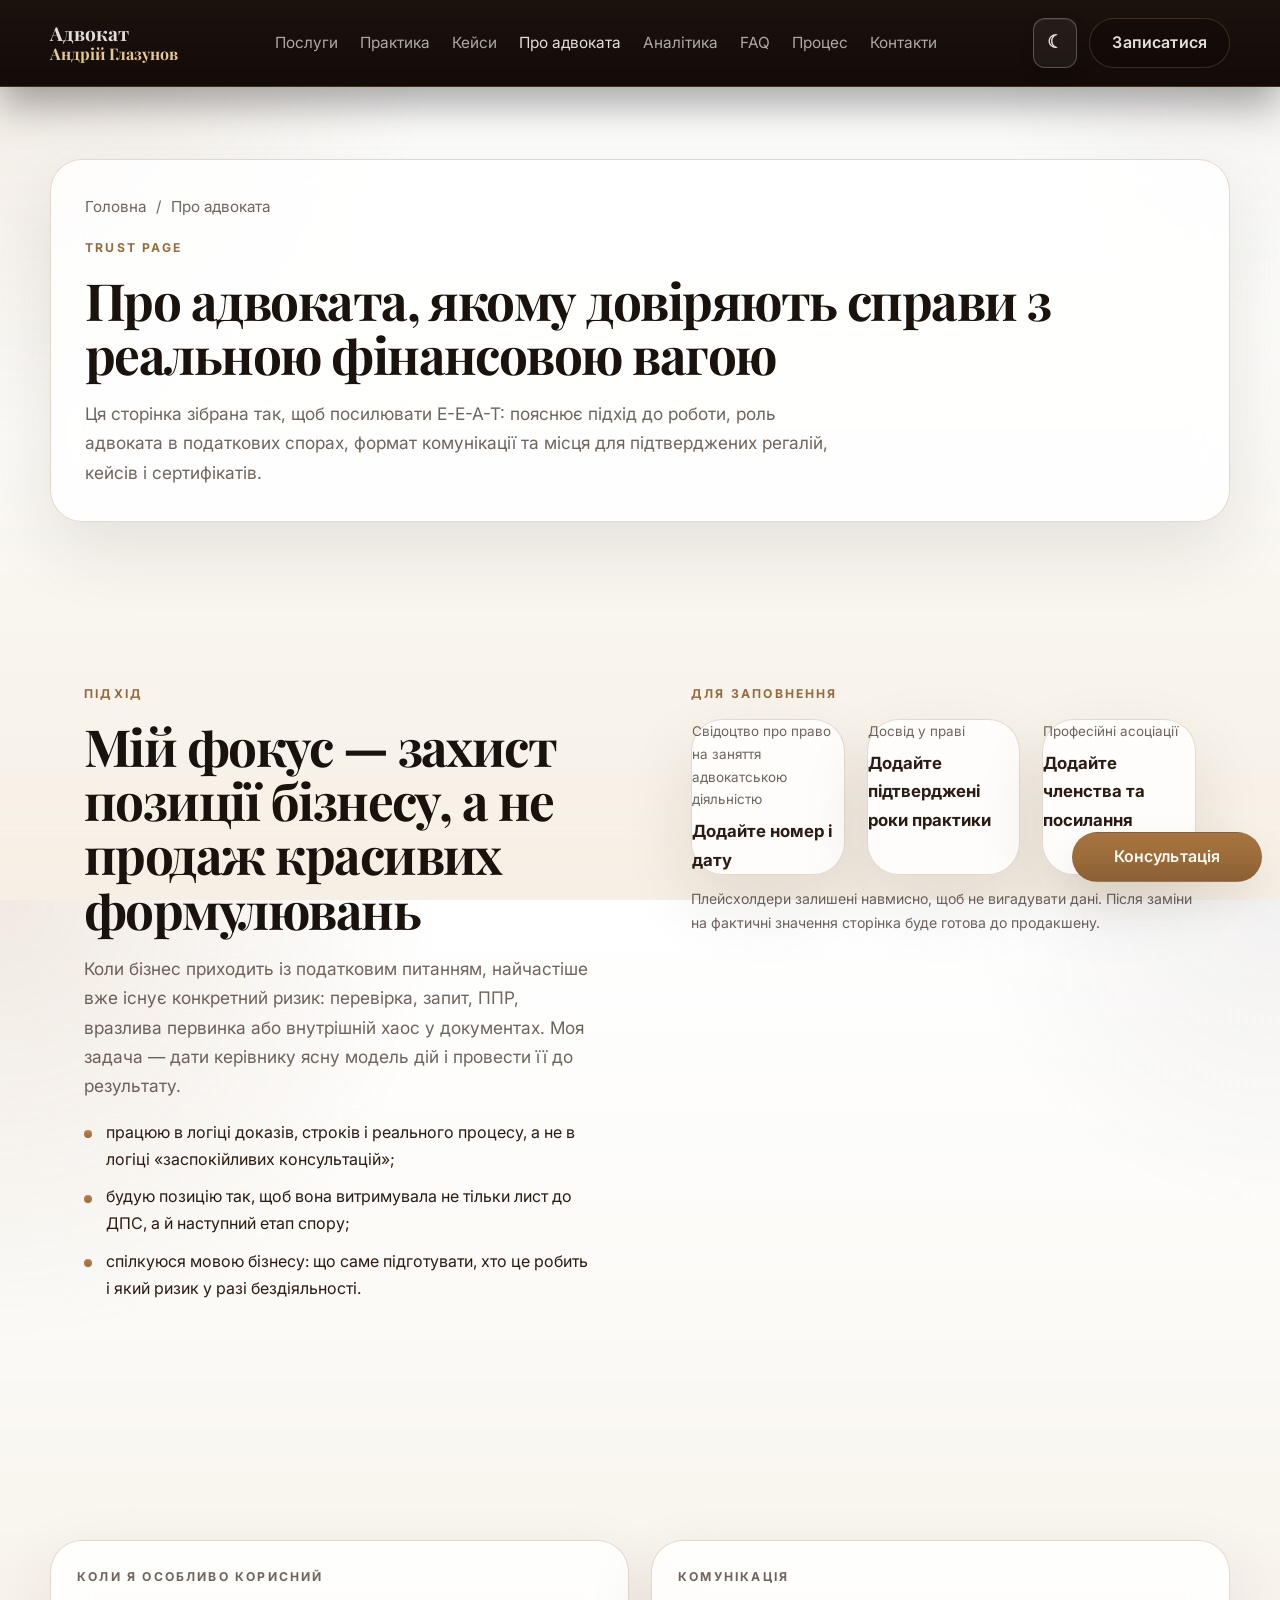
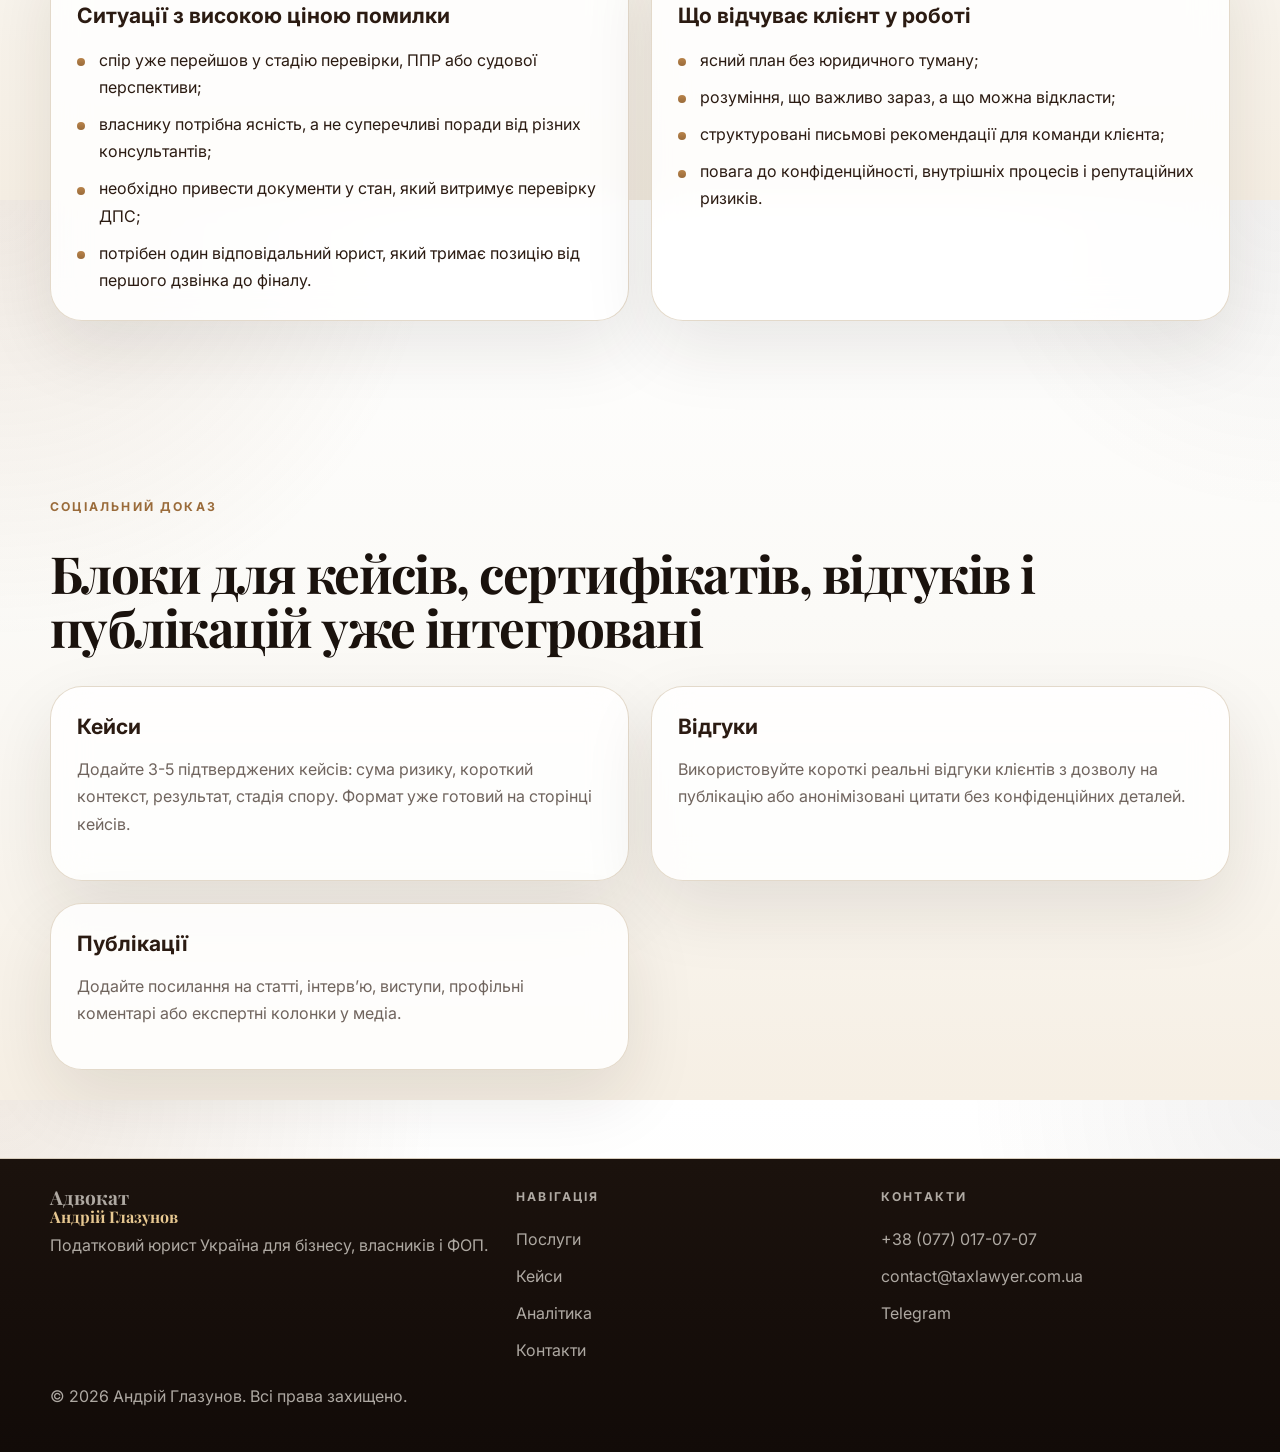
<file: about.html>
<!doctype html>
<html lang="uk">
<head>
  <meta charset="utf-8">
  <meta name="viewport" content="width=device-width, initial-scale=1">
  <title>Про адвоката | Податковий юрист Україна</title>
  <meta name="description" content="Про адвоката Андрія Глазунова: підхід до податкових спорів, робота з бізнесом, довіра, комунікація та блоки для сертифікатів, кейсів і професійних підтверджень.">
  <meta name="robots" content="index,follow">
  <link rel="canonical" href="https://taxlawyer.com.ua/about.html">
  <meta property="og:locale" content="uk_UA">
  <meta property="og:type" content="website">
  <meta property="og:title" content="Про адвоката | Податковий юрист Україна">
  <meta property="og:description" content="Підхід до податкових спорів, робота з власниками бізнесу та premium-комунікація без перевантаження формальностями.">
  <meta property="og:url" content="https://taxlawyer.com.ua/about.html">
  <meta property="og:image" content="https://taxlawyer.com.ua/images/advocate.jpg">
  <meta property="twitter:card" content="summary_large_image">
  <meta property="twitter:title" content="Про адвоката | Податковий юрист Україна">
  <meta property="twitter:description" content="Довіра, процес і податкова стратегія для бізнесу та ФОП.">
  <meta property="twitter:image" content="https://taxlawyer.com.ua/images/advocate.jpg">
  <link rel="preconnect" href="https://fonts.googleapis.com">
  <link rel="preconnect" href="https://fonts.gstatic.com" crossorigin>
  <link href="https://fonts.googleapis.com/css2?family=Inter:wght@400;500;600;700;800&family=Playfair+Display:wght@600;700&display=swap" rel="stylesheet">
  <link rel="stylesheet" href="styles.css">
  <link rel="icon" href="images/znachok.png" type="image/png">
  <link rel="apple-touch-icon" href="images/znachok.png">
  <script type="application/ld+json">
  {
    "@context": "https://schema.org",
    "@type": "LegalService",
    "name": "Андрій Глазунов | Податковий адвокат",
    "url": "https://taxlawyer.com.ua/about.html",
    "telephone": "+380770170707",
    "email": "contact@taxlawyer.com.ua",
    "areaServed": ["Київ", "Україна"],
    "description": "Податковий юрист Україна для бізнесу, власників та ФОП."
  }
  </script>
</head>
<body class="premium-site theme-day">
  <a class="skip-link" href="#main-content">Перейти до контенту</a>

  <header class="header">
    <div class="container nav">
      <a href="index.html" class="brand">Адвокат<span>Андрій Глазунов</span></a>
      <nav class="menu" id="site-menu" aria-label="Головна навігація">
        <a href="services.html">Послуги</a>
        <a href="directions.html">Практика</a>
        <a href="court-decisions.html">Кейси</a>
        <a href="about.html" aria-current="page">Про адвоката</a>
        <a href="blog.html">Аналітика</a>
        <a href="faq.html">FAQ</a>
        <a href="process.html">Процес</a>
        <a href="contact.html">Контакти</a>
      </nav>
      <button class="menu-toggle" type="button" aria-label="Відкрити меню" aria-expanded="false" aria-controls="site-menu">≡</button>
      <div class="nav-actions">
        <button class="btn btn-toggle" id="theme-toggle" type="button" aria-pressed="false" aria-label="Увімкнути нічну тему" title="Увімкнути нічну тему">Ніч</button>
        <a class="btn btn-light" href="contact.html#consultation-form">Записатися</a>
      </div>
    </div>
  </header>

  <main id="main-content">
    <section class="page-hero">
      <div class="container">
        <div class="panel">
          <div class="breadcrumbs"><a href="index.html">Головна</a><span>/</span><span>Про адвоката</span></div>
          <p class="eyebrow">Trust page</p>
          <h1 class="page-title">Про адвоката, якому довіряють справи з реальною фінансовою вагою</h1>
          <p class="page-lead">Ця сторінка зібрана так, щоб посилювати E-E-A-T: пояснює підхід до роботи, роль адвоката в податкових спорах, формат комунікації та місця для підтверджених регалій, кейсів і сертифікатів.</p>
        </div>
      </div>
    </section>

    <section class="section">
      <div class="container profile-grid">
        <div class="profile-panel">
          <p class="eyebrow">Підхід</p>
          <h2 class="section-title">Мій фокус — захист позиції бізнесу, а не продаж красивих формулювань</h2>
          <p class="section-lead">Коли бізнес приходить із податковим питанням, найчастіше вже існує конкретний ризик: перевірка, запит, ППР, вразлива первинка або внутрішній хаос у документах. Моя задача — дати керівнику ясну модель дій і провести її до результату.</p>
          <ul class="check-list">
            <li>працюю в логіці доказів, строків і реального процесу, а не в логіці «заспокійливих консультацій»;</li>
            <li>будую позицію так, щоб вона витримувала не тільки лист до ДПС, а й наступний етап спору;</li>
            <li>спілкуюся мовою бізнесу: що саме підготувати, хто це робить і який ризик у разі бездіяльності.</li>
          </ul>
        </div>
        <div class="profile-panel">
          <p class="eyebrow">Для заповнення</p>
          <div class="inline-grid">
            <article class="trust-card">
              <span class="trust-label">Свідоцтво про право на заняття адвокатською діяльністю</span>
              <span class="trust-value">Додайте номер і дату</span>
            </article>
            <article class="trust-card">
              <span class="trust-label">Досвід у праві</span>
              <span class="trust-value">Додайте підтверджені роки практики</span>
            </article>
            <article class="trust-card">
              <span class="trust-label">Професійні асоціації</span>
              <span class="trust-value">Додайте членства та посилання</span>
            </article>
          </div>
          <p class="placeholder-note">Плейсхолдери залишені навмисно, щоб не вигадувати дані. Після заміни на фактичні значення сторінка буде готова до продакшену.</p>
        </div>
      </div>
    </section>

    <section class="section section-soft">
      <div class="container split-list">
        <article class="resource-card">
          <p class="eyebrow">Коли я особливо корисний</p>
          <h3>Ситуації з високою ціною помилки</h3>
          <ul class="article-list">
            <li>спір уже перейшов у стадію перевірки, ППР або судової перспективи;</li>
            <li>власнику потрібна ясність, а не суперечливі поради від різних консультантів;</li>
            <li>необхідно привести документи у стан, який витримує перевірку ДПС;</li>
            <li>потрібен один відповідальний юрист, який тримає позицію від першого дзвінка до фіналу.</li>
          </ul>
        </article>
        <article class="resource-card">
          <p class="eyebrow">Комунікація</p>
          <h3>Що відчуває клієнт у роботі</h3>
          <ul class="article-list">
            <li>ясний план без юридичного туману;</li>
            <li>розуміння, що важливо зараз, а що можна відкласти;</li>
            <li>структуровані письмові рекомендації для команди клієнта;</li>
            <li>повага до конфіденційності, внутрішніх процесів і репутаційних ризиків.</li>
          </ul>
        </article>
      </div>
    </section>

    <section class="section">
      <div class="container">
        <div class="section-header">
          <p class="eyebrow">Соціальний доказ</p>
          <h2 class="section-title">Блоки для кейсів, сертифікатів, відгуків і публікацій уже інтегровані</h2>
        </div>
        <div class="services-grid">
          <article class="resource-card">
            <h3>Кейси</h3>
            <p>Додайте 3-5 підтверджених кейсів: сума ризику, короткий контекст, результат, стадія спору. Формат уже готовий на сторінці кейсів.</p>
          </article>
          <article class="resource-card">
            <h3>Відгуки</h3>
            <p>Використовуйте короткі реальні відгуки клієнтів з дозволу на публікацію або анонімізовані цитати без конфіденційних деталей.</p>
          </article>
          <article class="resource-card">
            <h3>Публікації</h3>
            <p>Додайте посилання на статті, інтерв’ю, виступи, профільні коментарі або експертні колонки у медіа.</p>
          </article>
        </div>
      </div>
    </section>
  </main>

  <footer class="footer">
    <div class="container footer-inner">
      <div class="footer-grid">
        <div>
          <a href="index.html" class="brand">Адвокат<span>Андрій Глазунов</span></a>
          <p>Податковий юрист Україна для бізнесу, власників і ФОП.</p>
        </div>
        <div>
          <p class="eyebrow">Навігація</p>
          <nav class="footer-nav" aria-label="Footer navigation">
            <a href="services.html">Послуги</a>
            <a href="court-decisions.html">Кейси</a>
            <a href="blog.html">Аналітика</a>
            <a href="contact.html">Контакти</a>
          </nav>
        </div>
        <div>
          <p class="eyebrow">Контакти</p>
          <nav class="footer-nav" aria-label="Footer contacts">
            <a href="tel:+380770170707">+38 (077) 017-07-07</a>
            <a href="mailto:contact@taxlawyer.com.ua">contact@taxlawyer.com.ua</a>
            <a href="https://t.me/taxlawyer_ua" target="_blank" rel="noopener noreferrer">Telegram</a>
          </nav>
        </div>
      </div>
      <p>&copy; <span data-current-year></span> Андрій Глазунов. Всі права захищено.</p>
    </div>
  </footer>

  <a class="btn btn-primary floating-cta" href="contact.html#consultation-form">Консультація</a>
  <script src="script.js"></script>
</body>
</html>
</file>
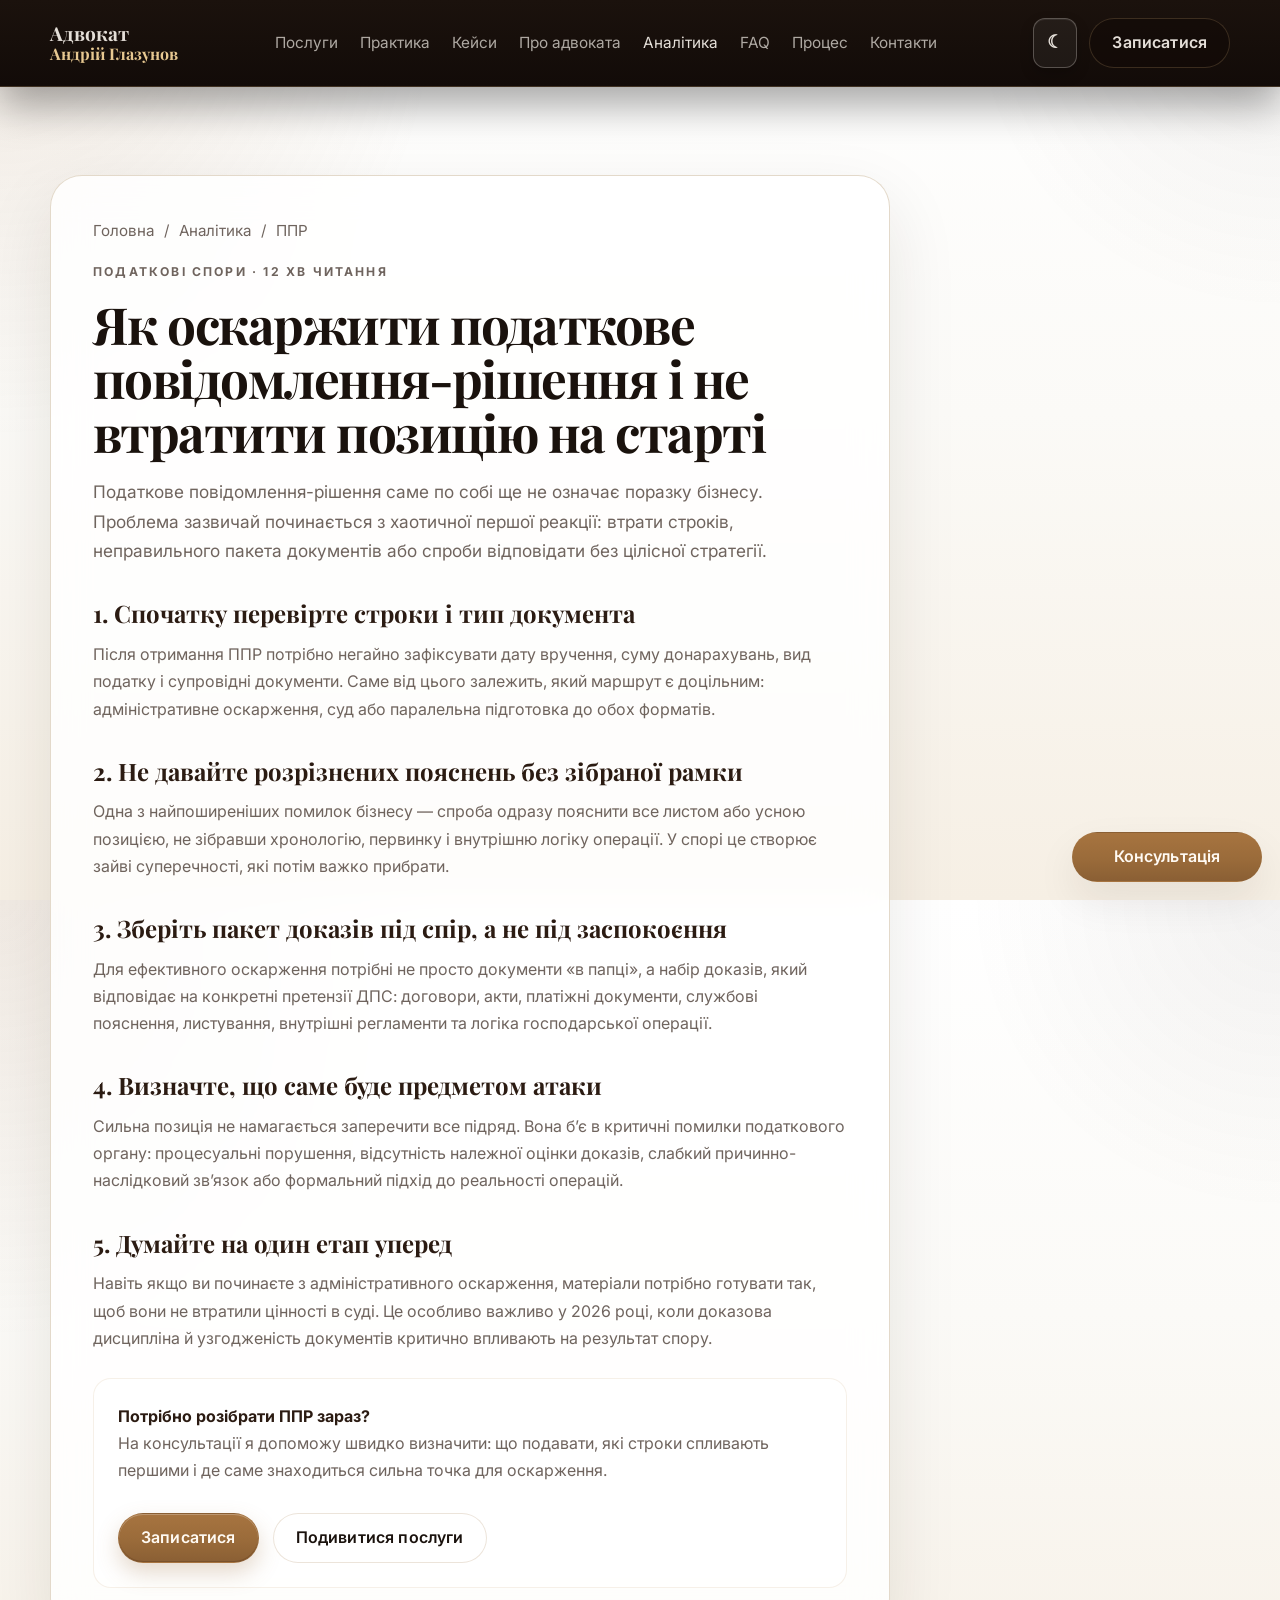
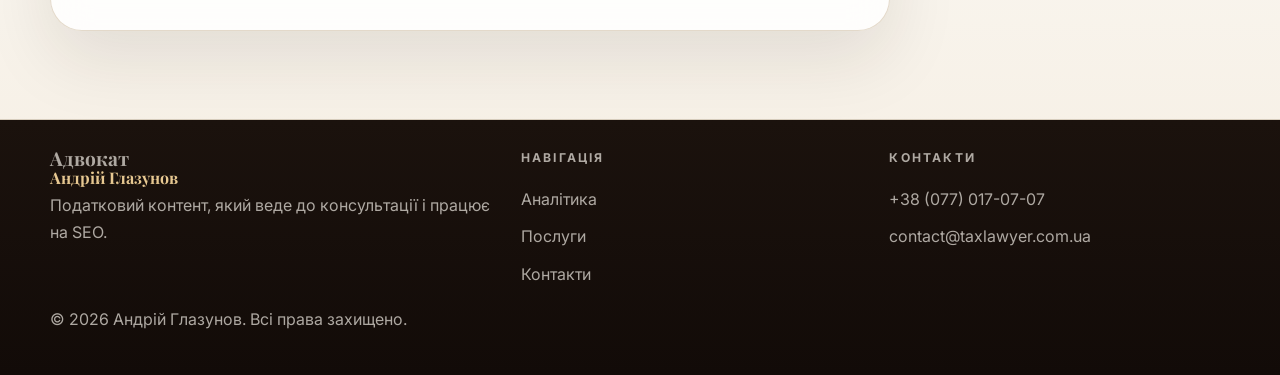
<file: article-1.html>
<!doctype html>
<html lang="uk">
<head>
  <meta charset="utf-8">
  <meta name="viewport" content="width=device-width, initial-scale=1">
  <title>Як оскаржити податкове повідомлення-рішення | Блог</title>
  <meta name="description" content="Як оскаржити податкове повідомлення-рішення: строки, документи, перша реакція бізнесу, адміністративне оскарження і підготовка до суду.">
  <meta name="robots" content="index,follow">
  <link rel="canonical" href="https://taxlawyer.com.ua/article-1.html">
  <meta property="og:locale" content="uk_UA">
  <meta property="og:type" content="article">
  <meta property="og:title" content="Як оскаржити податкове повідомлення-рішення">
  <meta property="og:description" content="Практичний алгоритм дій для бізнесу після отримання ППР.">
  <meta property="og:url" content="https://taxlawyer.com.ua/article-1.html">
  <meta property="og:image" content="https://taxlawyer.com.ua/images/advocate.jpg">
  <link rel="preconnect" href="https://fonts.googleapis.com">
  <link rel="preconnect" href="https://fonts.gstatic.com" crossorigin>
  <link href="https://fonts.googleapis.com/css2?family=Inter:wght@400;500;600;700;800&family=Playfair+Display:wght@600;700&display=swap" rel="stylesheet">
  <link rel="stylesheet" href="styles.css">
  <link rel="icon" href="images/znachok.png" type="image/png">
  <link rel="apple-touch-icon" href="images/znachok.png">
  <script type="application/ld+json">
  {
    "@context": "https://schema.org",
    "@type": "Article",
    "headline": "Як оскаржити податкове повідомлення-рішення",
    "description": "Практичний алгоритм дій для бізнесу після отримання ППР.",
    "datePublished": "2026-04-16",
    "dateModified": "2026-04-16",
    "author": { "@type": "Person", "name": "Андрій Глазунов" },
    "publisher": { "@type": "Organization", "name": "taxlawyer.com.ua" },
    "mainEntityOfPage": "https://taxlawyer.com.ua/article-1.html"
  }
  </script>
</head>
<body class="premium-site theme-day">
  <a class="skip-link" href="#main-content">Перейти до контенту</a>
  <header class="header">
    <div class="container nav">
      <a href="index.html" class="brand">Адвокат<span>Андрій Глазунов</span></a>
      <nav class="menu" id="site-menu" aria-label="Головна навігація">
        <a href="services.html">Послуги</a>
        <a href="directions.html">Практика</a>
        <a href="court-decisions.html">Кейси</a>
        <a href="about.html">Про адвоката</a>
        <a href="blog.html" aria-current="page">Аналітика</a>
        <a href="faq.html">FAQ</a>
        <a href="process.html">Процес</a>
        <a href="contact.html">Контакти</a>
      </nav>
      <button class="menu-toggle" type="button" aria-label="Відкрити меню" aria-expanded="false" aria-controls="site-menu">≡</button>
      <div class="nav-actions">
        <button class="btn btn-toggle" id="theme-toggle" type="button" aria-pressed="false" aria-label="Увімкнути нічну тему" title="Увімкнути нічну тему">Ніч</button>
        <a class="btn btn-light" href="contact.html#consultation-form">Записатися</a>
      </div>
    </div>
  </header>

  <main id="main-content" class="section">
    <div class="container article-layout">
      <article class="article-wrap">
        <div class="breadcrumbs"><a href="index.html">Головна</a><span>/</span><a href="blog.html">Аналітика</a><span>/</span><span>ППР</span></div>
        <p class="eyebrow">Податкові спори · 12 хв читання</p>
        <h1 class="article-title">Як оскаржити податкове повідомлення-рішення і не втратити позицію на старті</h1>
        <p class="article-lead">Податкове повідомлення-рішення саме по собі ще не означає поразку бізнесу. Проблема зазвичай починається з хаотичної першої реакції: втрати строків, неправильного пакета документів або спроби відповідати без цілісної стратегії.</p>

        <h2>1. Спочатку перевірте строки і тип документа</h2>
        <p>Після отримання ППР потрібно негайно зафіксувати дату вручення, суму донарахувань, вид податку і супровідні документи. Саме від цього залежить, який маршрут є доцільним: адміністративне оскарження, суд або паралельна підготовка до обох форматів.</p>

        <h2>2. Не давайте розрізнених пояснень без зібраної рамки</h2>
        <p>Одна з найпоширеніших помилок бізнесу — спроба одразу пояснити все листом або усною позицією, не зібравши хронологію, первинку і внутрішню логіку операції. У спорі це створює зайві суперечності, які потім важко прибрати.</p>

        <h2>3. Зберіть пакет доказів під спір, а не під заспокоєння</h2>
        <p>Для ефективного оскарження потрібні не просто документи «в папці», а набір доказів, який відповідає на конкретні претензії ДПС: договори, акти, платіжні документи, службові пояснення, листування, внутрішні регламенти та логіка господарської операції.</p>

        <h2>4. Визначте, що саме буде предметом атаки</h2>
        <p>Сильна позиція не намагається заперечити все підряд. Вона б’є в критичні помилки податкового органу: процесуальні порушення, відсутність належної оцінки доказів, слабкий причинно-наслідковий зв’язок або формальний підхід до реальності операцій.</p>

        <h2>5. Думайте на один етап уперед</h2>
        <p>Навіть якщо ви починаєте з адміністративного оскарження, матеріали потрібно готувати так, щоб вони не втратили цінності в суді. Це особливо важливо у 2026 році, коли доказова дисципліна й узгодженість документів критично впливають на результат спору.</p>

        <div class="inline-cta">
          <strong>Потрібно розібрати ППР зараз?</strong>
          <p>На консультації я допоможу швидко визначити: що подавати, які строки спливають першими і де саме знаходиться сильна точка для оскарження.</p>
          <div class="article-actions">
            <a class="btn btn-primary" href="contact.html#consultation-form">Записатися</a>
            <a class="btn btn-ghost" href="services.html">Подивитися послуги</a>
          </div>
        </div>
      </article>
    </div>
  </main>

  <footer class="footer">
    <div class="container footer-inner">
      <div class="footer-grid">
        <div><a href="index.html" class="brand">Адвокат<span>Андрій Глазунов</span></a><p>Податковий контент, який веде до консультації і працює на SEO.</p></div>
        <div><p class="eyebrow">Навігація</p><nav class="footer-nav" aria-label="Footer navigation"><a href="blog.html">Аналітика</a><a href="services.html">Послуги</a><a href="contact.html">Контакти</a></nav></div>
        <div><p class="eyebrow">Контакти</p><nav class="footer-nav" aria-label="Footer contacts"><a href="tel:+380770170707">+38 (077) 017-07-07</a><a href="mailto:contact@taxlawyer.com.ua">contact@taxlawyer.com.ua</a></nav></div>
      </div>
      <p>&copy; <span data-current-year></span> Андрій Глазунов. Всі права захищено.</p>
    </div>
  </footer>

  <a class="btn btn-primary floating-cta" href="contact.html#consultation-form">Консультація</a>
  <script src="script.js"></script>
</body>
</html>
</file>
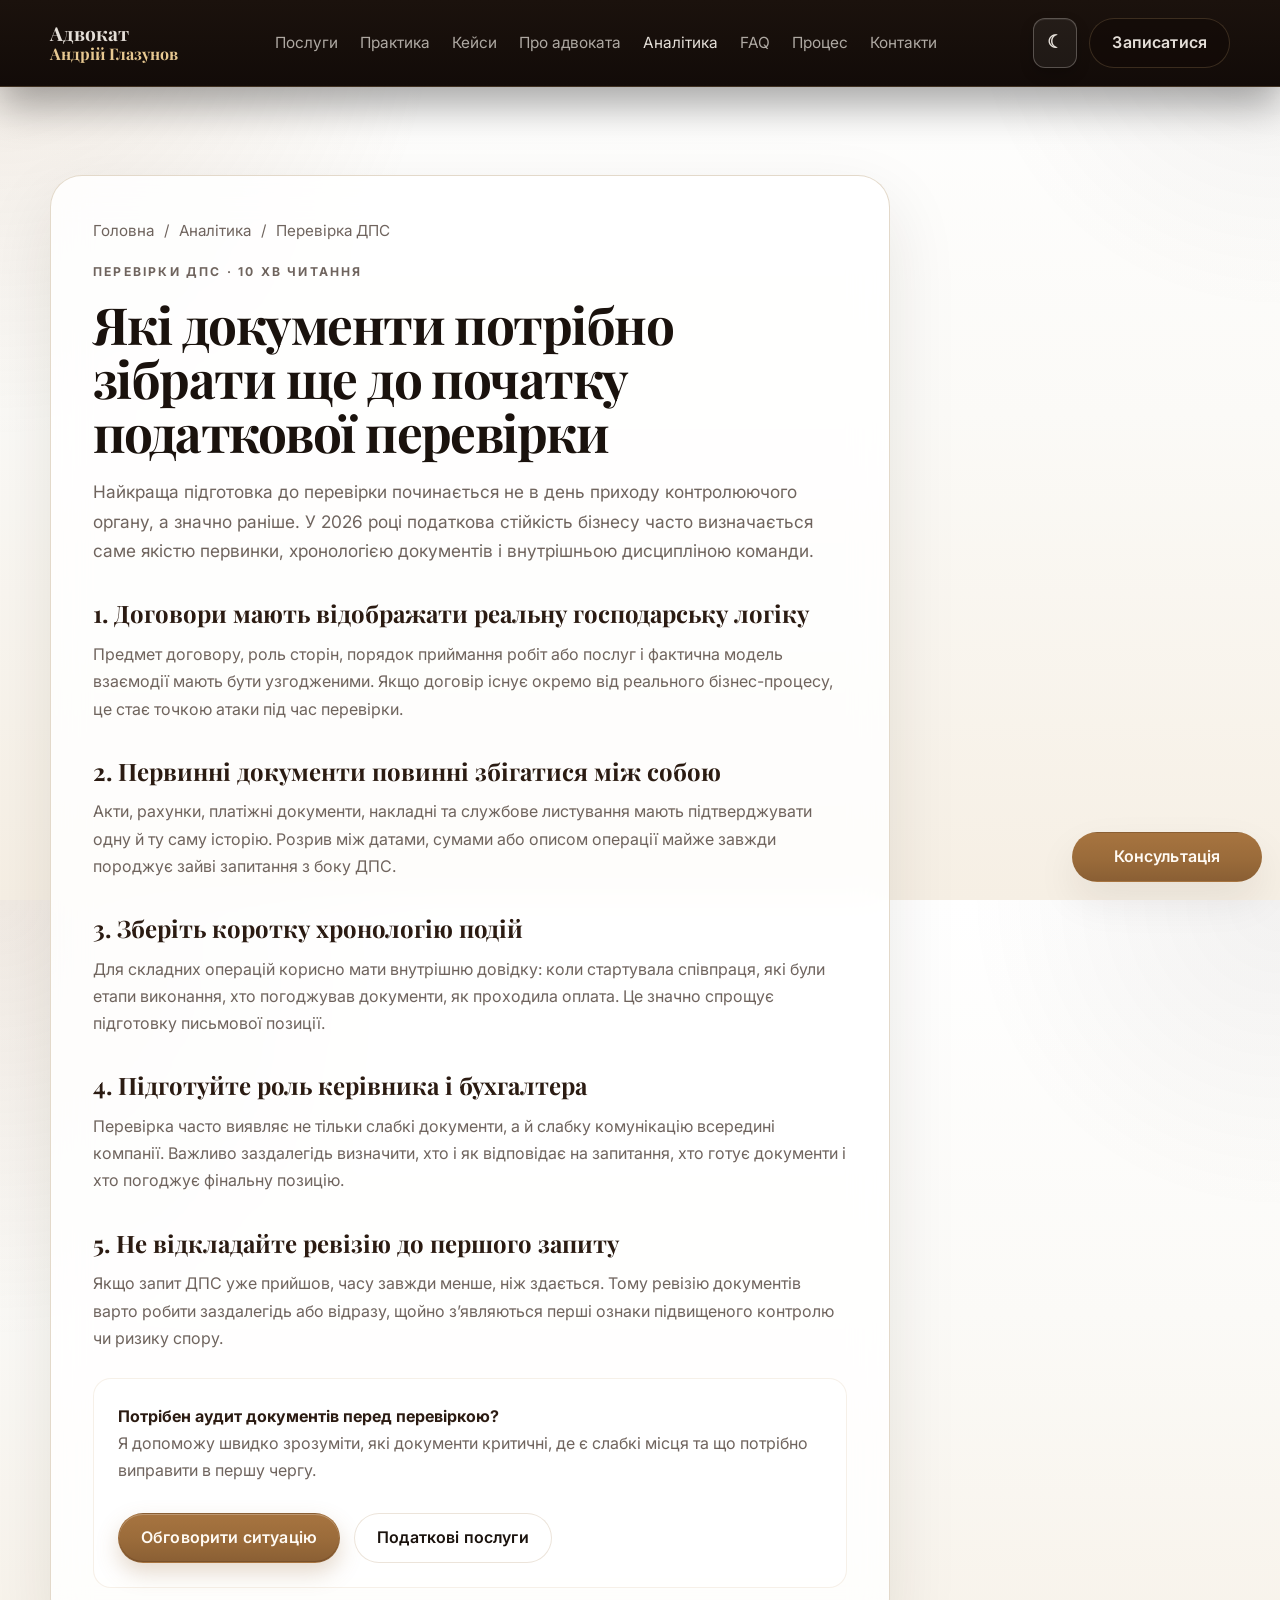
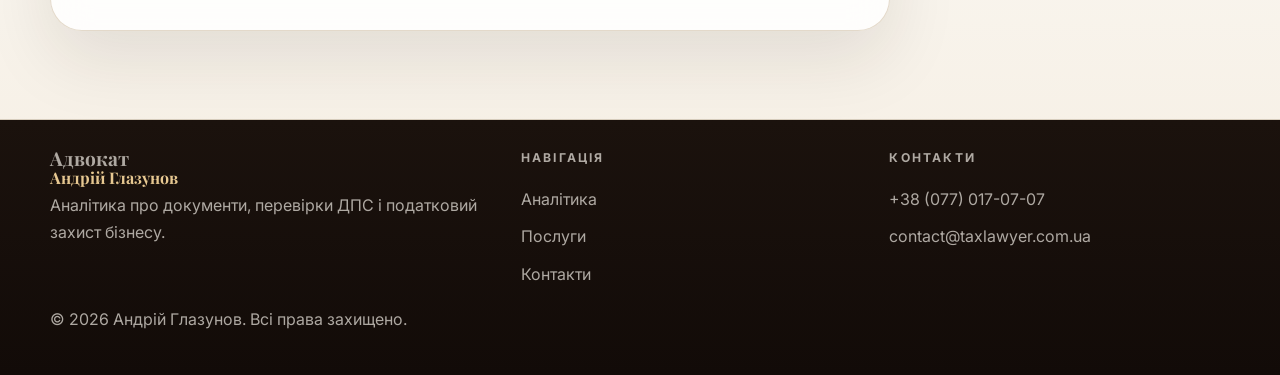
<file: article-2.html>
<!doctype html>
<html lang="uk">
<head>
  <meta charset="utf-8">
  <meta name="viewport" content="width=device-width, initial-scale=1">
  <title>Документи перед податковою перевіркою | Блог</title>
  <meta name="description" content="Які документи варто зібрати ще до початку податкової перевірки: договори, первинка, листування, внутрішні правила і позиція керівника.">
  <meta name="robots" content="index,follow">
  <link rel="canonical" href="https://taxlawyer.com.ua/article-2.html">
  <meta property="og:locale" content="uk_UA">
  <meta property="og:type" content="article">
  <meta property="og:title" content="Документи перед податковою перевіркою">
  <meta property="og:description" content="Практичний чекліст для бізнесу та ФОП перед перевіркою ДПС.">
  <meta property="og:url" content="https://taxlawyer.com.ua/article-2.html">
  <meta property="og:image" content="https://taxlawyer.com.ua/images/advocate.jpg">
  <link rel="preconnect" href="https://fonts.googleapis.com">
  <link rel="preconnect" href="https://fonts.gstatic.com" crossorigin>
  <link href="https://fonts.googleapis.com/css2?family=Inter:wght@400;500;600;700;800&family=Playfair+Display:wght@600;700&display=swap" rel="stylesheet">
  <link rel="stylesheet" href="styles.css">
  <link rel="icon" href="images/znachok.png" type="image/png">
  <link rel="apple-touch-icon" href="images/znachok.png">
</head>
<body class="premium-site theme-day">
  <a class="skip-link" href="#main-content">Перейти до контенту</a>
  <header class="header">
    <div class="container nav">
      <a href="index.html" class="brand">Адвокат<span>Андрій Глазунов</span></a>
      <nav class="menu" id="site-menu" aria-label="Головна навігація">
        <a href="services.html">Послуги</a>
        <a href="directions.html">Практика</a>
        <a href="court-decisions.html">Кейси</a>
        <a href="about.html">Про адвоката</a>
        <a href="blog.html" aria-current="page">Аналітика</a>
        <a href="faq.html">FAQ</a>
        <a href="process.html">Процес</a>
        <a href="contact.html">Контакти</a>
      </nav>
      <button class="menu-toggle" type="button" aria-label="Відкрити меню" aria-expanded="false" aria-controls="site-menu">≡</button>
      <div class="nav-actions">
        <button class="btn btn-toggle" id="theme-toggle" type="button" aria-pressed="false" aria-label="Увімкнути нічну тему" title="Увімкнути нічну тему">Ніч</button>
        <a class="btn btn-light" href="contact.html#consultation-form">Записатися</a>
      </div>
    </div>
  </header>

  <main id="main-content" class="section">
    <div class="container article-layout">
      <article class="article-wrap">
        <div class="breadcrumbs"><a href="index.html">Головна</a><span>/</span><a href="blog.html">Аналітика</a><span>/</span><span>Перевірка ДПС</span></div>
        <p class="eyebrow">Перевірки ДПС · 10 хв читання</p>
        <h1 class="article-title">Які документи потрібно зібрати ще до початку податкової перевірки</h1>
        <p class="article-lead">Найкраща підготовка до перевірки починається не в день приходу контролюючого органу, а значно раніше. У 2026 році податкова стійкість бізнесу часто визначається саме якістю первинки, хронологією документів і внутрішньою дисципліною команди.</p>

        <h2>1. Договори мають відображати реальну господарську логіку</h2>
        <p>Предмет договору, роль сторін, порядок приймання робіт або послуг і фактична модель взаємодії мають бути узгодженими. Якщо договір існує окремо від реального бізнес-процесу, це стає точкою атаки під час перевірки.</p>

        <h2>2. Первинні документи повинні збігатися між собою</h2>
        <p>Акти, рахунки, платіжні документи, накладні та службове листування мають підтверджувати одну й ту саму історію. Розрив між датами, сумами або описом операції майже завжди породжує зайві запитання з боку ДПС.</p>

        <h2>3. Зберіть коротку хронологію подій</h2>
        <p>Для складних операцій корисно мати внутрішню довідку: коли стартувала співпраця, які були етапи виконання, хто погоджував документи, як проходила оплата. Це значно спрощує підготовку письмової позиції.</p>

        <h2>4. Підготуйте роль керівника і бухгалтера</h2>
        <p>Перевірка часто виявляє не тільки слабкі документи, а й слабку комунікацію всередині компанії. Важливо заздалегідь визначити, хто і як відповідає на запитання, хто готує документи і хто погоджує фінальну позицію.</p>

        <h2>5. Не відкладайте ревізію до першого запиту</h2>
        <p>Якщо запит ДПС уже прийшов, часу завжди менше, ніж здається. Тому ревізію документів варто робити заздалегідь або відразу, щойно з’являються перші ознаки підвищеного контролю чи ризику спору.</p>

        <div class="inline-cta">
          <strong>Потрібен аудит документів перед перевіркою?</strong>
          <p>Я допоможу швидко зрозуміти, які документи критичні, де є слабкі місця та що потрібно виправити в першу чергу.</p>
          <div class="article-actions">
            <a class="btn btn-primary" href="contact.html#consultation-form">Обговорити ситуацію</a>
            <a class="btn btn-ghost" href="services.html">Податкові послуги</a>
          </div>
        </div>
      </article>
    </div>
  </main>

  <footer class="footer">
    <div class="container footer-inner">
      <div class="footer-grid">
        <div><a href="index.html" class="brand">Адвокат<span>Андрій Глазунов</span></a><p>Аналітика про документи, перевірки ДПС і податковий захист бізнесу.</p></div>
        <div><p class="eyebrow">Навігація</p><nav class="footer-nav" aria-label="Footer navigation"><a href="blog.html">Аналітика</a><a href="services.html">Послуги</a><a href="contact.html">Контакти</a></nav></div>
        <div><p class="eyebrow">Контакти</p><nav class="footer-nav" aria-label="Footer contacts"><a href="tel:+380770170707">+38 (077) 017-07-07</a><a href="mailto:contact@taxlawyer.com.ua">contact@taxlawyer.com.ua</a></nav></div>
      </div>
      <p>&copy; <span data-current-year></span> Андрій Глазунов. Всі права захищено.</p>
    </div>
  </footer>

  <a class="btn btn-primary floating-cta" href="contact.html#consultation-form">Консультація</a>
  <script src="script.js"></script>
</body>
</html>
</file>
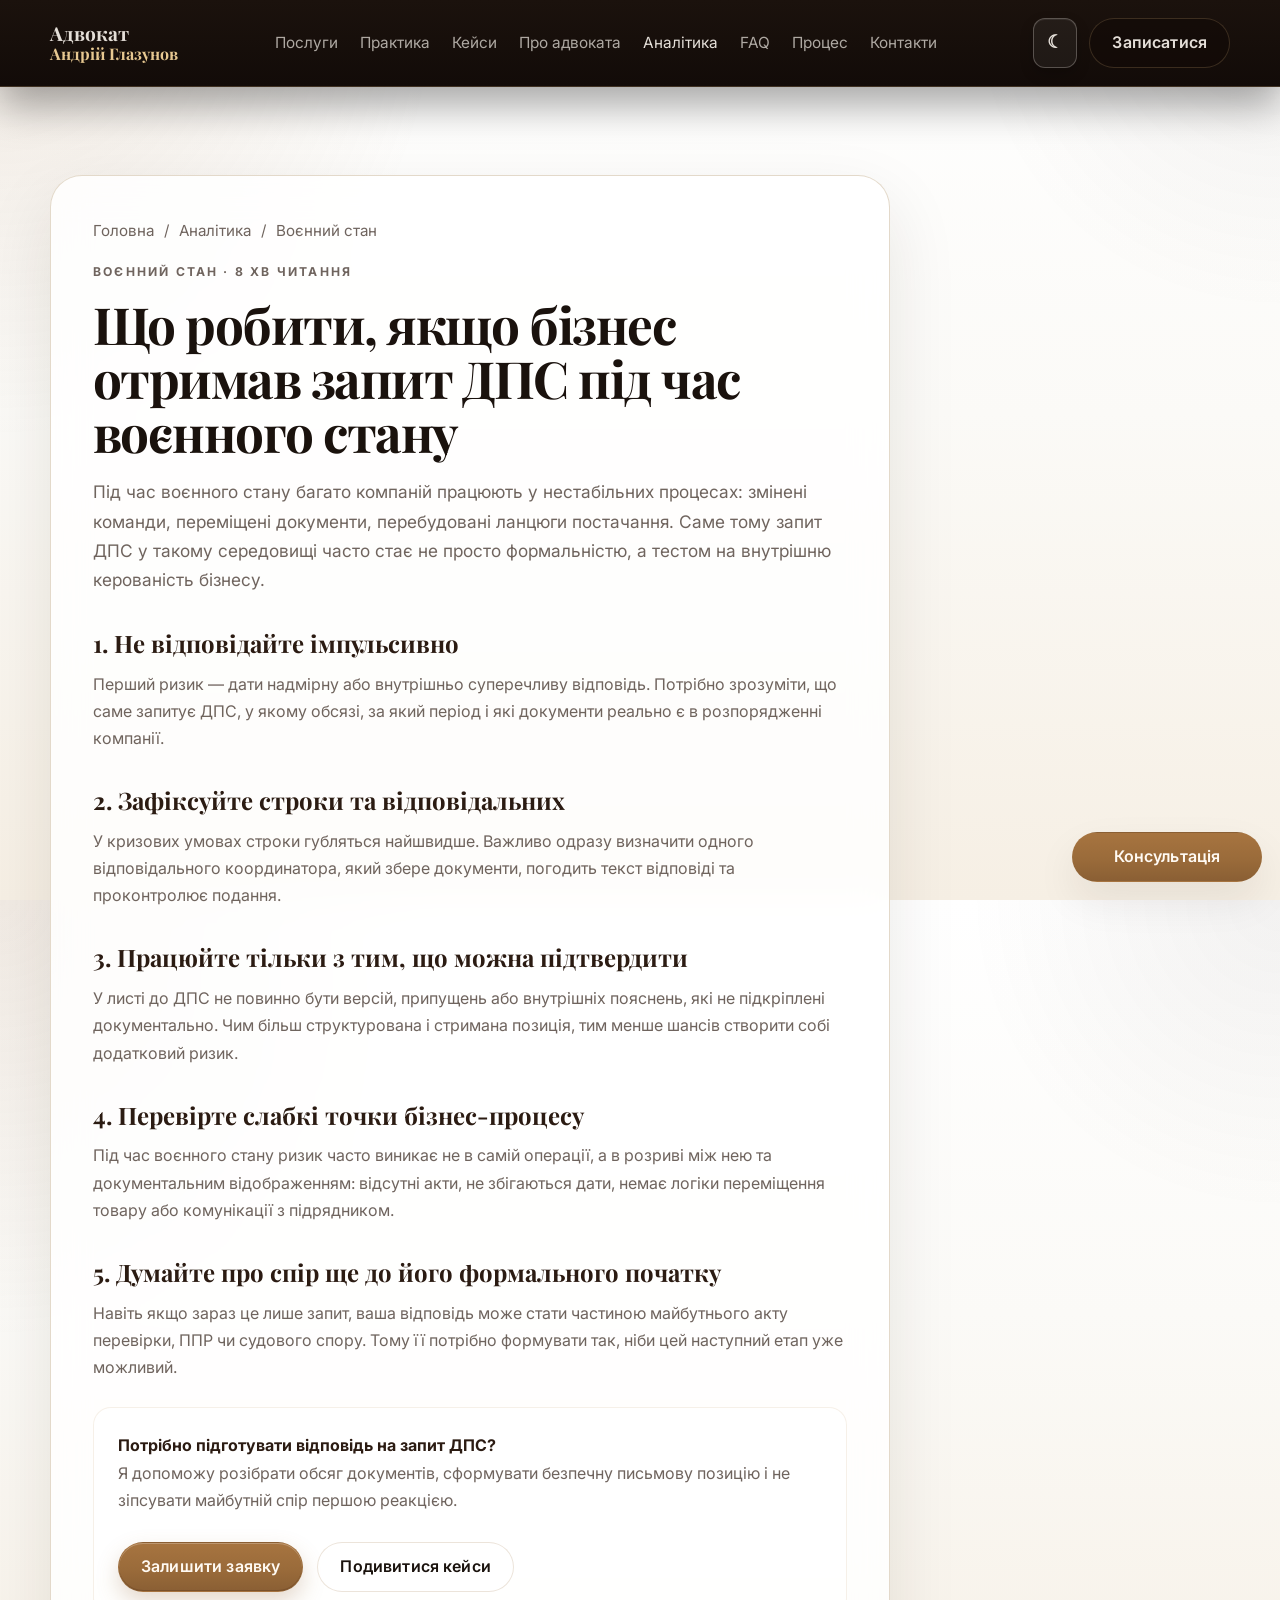
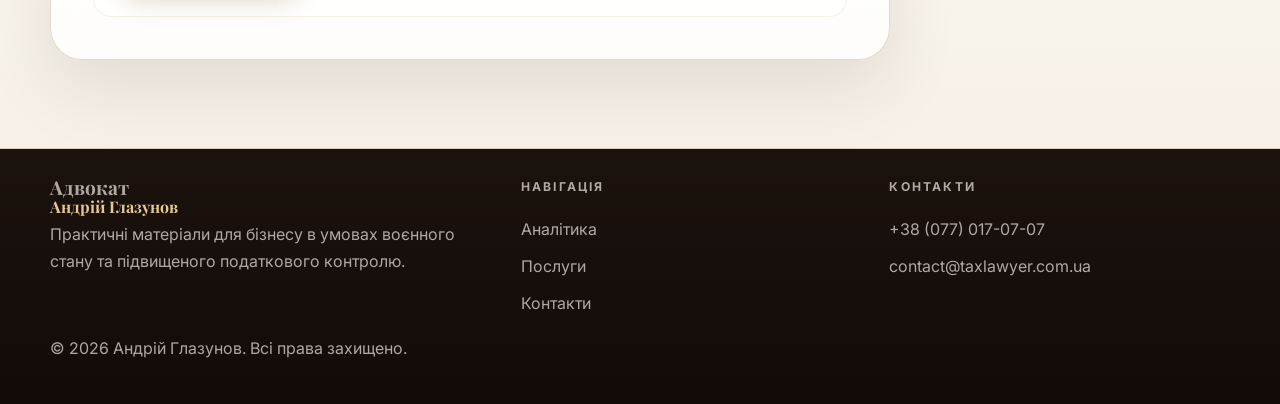
<file: article-3.html>
<!doctype html>
<html lang="uk">
<head>
  <meta charset="utf-8">
  <meta name="viewport" content="width=device-width, initial-scale=1">
  <title>Запит ДПС під час воєнного стану | Блог</title>
  <meta name="description" content="Що робити, якщо бізнес отримав запит ДПС під час воєнного стану: строки, межі відповіді, документи і внутрішня координація команди.">
  <meta name="robots" content="index,follow">
  <link rel="canonical" href="https://taxlawyer.com.ua/article-3.html">
  <meta property="og:locale" content="uk_UA">
  <meta property="og:type" content="article">
  <meta property="og:title" content="Запит ДПС під час воєнного стану">
  <meta property="og:description" content="Практичний алгоритм для бізнесу після отримання запиту ДПС.">
  <meta property="og:url" content="https://taxlawyer.com.ua/article-3.html">
  <meta property="og:image" content="https://taxlawyer.com.ua/images/advocate.jpg">
  <link rel="preconnect" href="https://fonts.googleapis.com">
  <link rel="preconnect" href="https://fonts.gstatic.com" crossorigin>
  <link href="https://fonts.googleapis.com/css2?family=Inter:wght@400;500;600;700;800&family=Playfair+Display:wght@600;700&display=swap" rel="stylesheet">
  <link rel="stylesheet" href="styles.css">
  <link rel="icon" href="images/znachok.png" type="image/png">
  <link rel="apple-touch-icon" href="images/znachok.png">
</head>
<body class="premium-site theme-day">
  <a class="skip-link" href="#main-content">Перейти до контенту</a>
  <header class="header">
    <div class="container nav">
      <a href="index.html" class="brand">Адвокат<span>Андрій Глазунов</span></a>
      <nav class="menu" id="site-menu" aria-label="Головна навігація">
        <a href="services.html">Послуги</a>
        <a href="directions.html">Практика</a>
        <a href="court-decisions.html">Кейси</a>
        <a href="about.html">Про адвоката</a>
        <a href="blog.html" aria-current="page">Аналітика</a>
        <a href="faq.html">FAQ</a>
        <a href="process.html">Процес</a>
        <a href="contact.html">Контакти</a>
      </nav>
      <button class="menu-toggle" type="button" aria-label="Відкрити меню" aria-expanded="false" aria-controls="site-menu">≡</button>
      <div class="nav-actions">
        <button class="btn btn-toggle" id="theme-toggle" type="button" aria-pressed="false" aria-label="Увімкнути нічну тему" title="Увімкнути нічну тему">Ніч</button>
        <a class="btn btn-light" href="contact.html#consultation-form">Записатися</a>
      </div>
    </div>
  </header>

  <main id="main-content" class="section">
    <div class="container article-layout">
      <article class="article-wrap">
        <div class="breadcrumbs"><a href="index.html">Головна</a><span>/</span><a href="blog.html">Аналітика</a><span>/</span><span>Воєнний стан</span></div>
        <p class="eyebrow">Воєнний стан · 8 хв читання</p>
        <h1 class="article-title">Що робити, якщо бізнес отримав запит ДПС під час воєнного стану</h1>
        <p class="article-lead">Під час воєнного стану багато компаній працюють у нестабільних процесах: змінені команди, переміщені документи, перебудовані ланцюги постачання. Саме тому запит ДПС у такому середовищі часто стає не просто формальністю, а тестом на внутрішню керованість бізнесу.</p>

        <h2>1. Не відповідайте імпульсивно</h2>
        <p>Перший ризик — дати надмірну або внутрішньо суперечливу відповідь. Потрібно зрозуміти, що саме запитує ДПС, у якому обсязі, за який період і які документи реально є в розпорядженні компанії.</p>

        <h2>2. Зафіксуйте строки та відповідальних</h2>
        <p>У кризових умовах строки губляться найшвидше. Важливо одразу визначити одного відповідального координатора, який збере документи, погодить текст відповіді та проконтролює подання.</p>

        <h2>3. Працюйте тільки з тим, що можна підтвердити</h2>
        <p>У листі до ДПС не повинно бути версій, припущень або внутрішніх пояснень, які не підкріплені документально. Чим більш структурована і стримана позиція, тим менше шансів створити собі додатковий ризик.</p>

        <h2>4. Перевірте слабкі точки бізнес-процесу</h2>
        <p>Під час воєнного стану ризик часто виникає не в самій операції, а в розриві між нею та документальним відображенням: відсутні акти, не збігаються дати, немає логіки переміщення товару або комунікації з підрядником.</p>

        <h2>5. Думайте про спір ще до його формального початку</h2>
        <p>Навіть якщо зараз це лише запит, ваша відповідь може стати частиною майбутнього акту перевірки, ППР чи судового спору. Тому її потрібно формувати так, ніби цей наступний етап уже можливий.</p>

        <div class="inline-cta">
          <strong>Потрібно підготувати відповідь на запит ДПС?</strong>
          <p>Я допоможу розібрати обсяг документів, сформувати безпечну письмову позицію і не зіпсувати майбутній спір першою реакцією.</p>
          <div class="article-actions">
            <a class="btn btn-primary" href="contact.html#consultation-form">Залишити заявку</a>
            <a class="btn btn-ghost" href="court-decisions.html">Подивитися кейси</a>
          </div>
        </div>
      </article>
    </div>
  </main>

  <footer class="footer">
    <div class="container footer-inner">
      <div class="footer-grid">
        <div><a href="index.html" class="brand">Адвокат<span>Андрій Глазунов</span></a><p>Практичні матеріали для бізнесу в умовах воєнного стану та підвищеного податкового контролю.</p></div>
        <div><p class="eyebrow">Навігація</p><nav class="footer-nav" aria-label="Footer navigation"><a href="blog.html">Аналітика</a><a href="services.html">Послуги</a><a href="contact.html">Контакти</a></nav></div>
        <div><p class="eyebrow">Контакти</p><nav class="footer-nav" aria-label="Footer contacts"><a href="tel:+380770170707">+38 (077) 017-07-07</a><a href="mailto:contact@taxlawyer.com.ua">contact@taxlawyer.com.ua</a></nav></div>
      </div>
      <p>&copy; <span data-current-year></span> Андрій Глазунов. Всі права захищено.</p>
    </div>
  </footer>

  <a class="btn btn-primary floating-cta" href="contact.html#consultation-form">Консультація</a>
  <script src="script.js"></script>
</body>
</html>
</file>
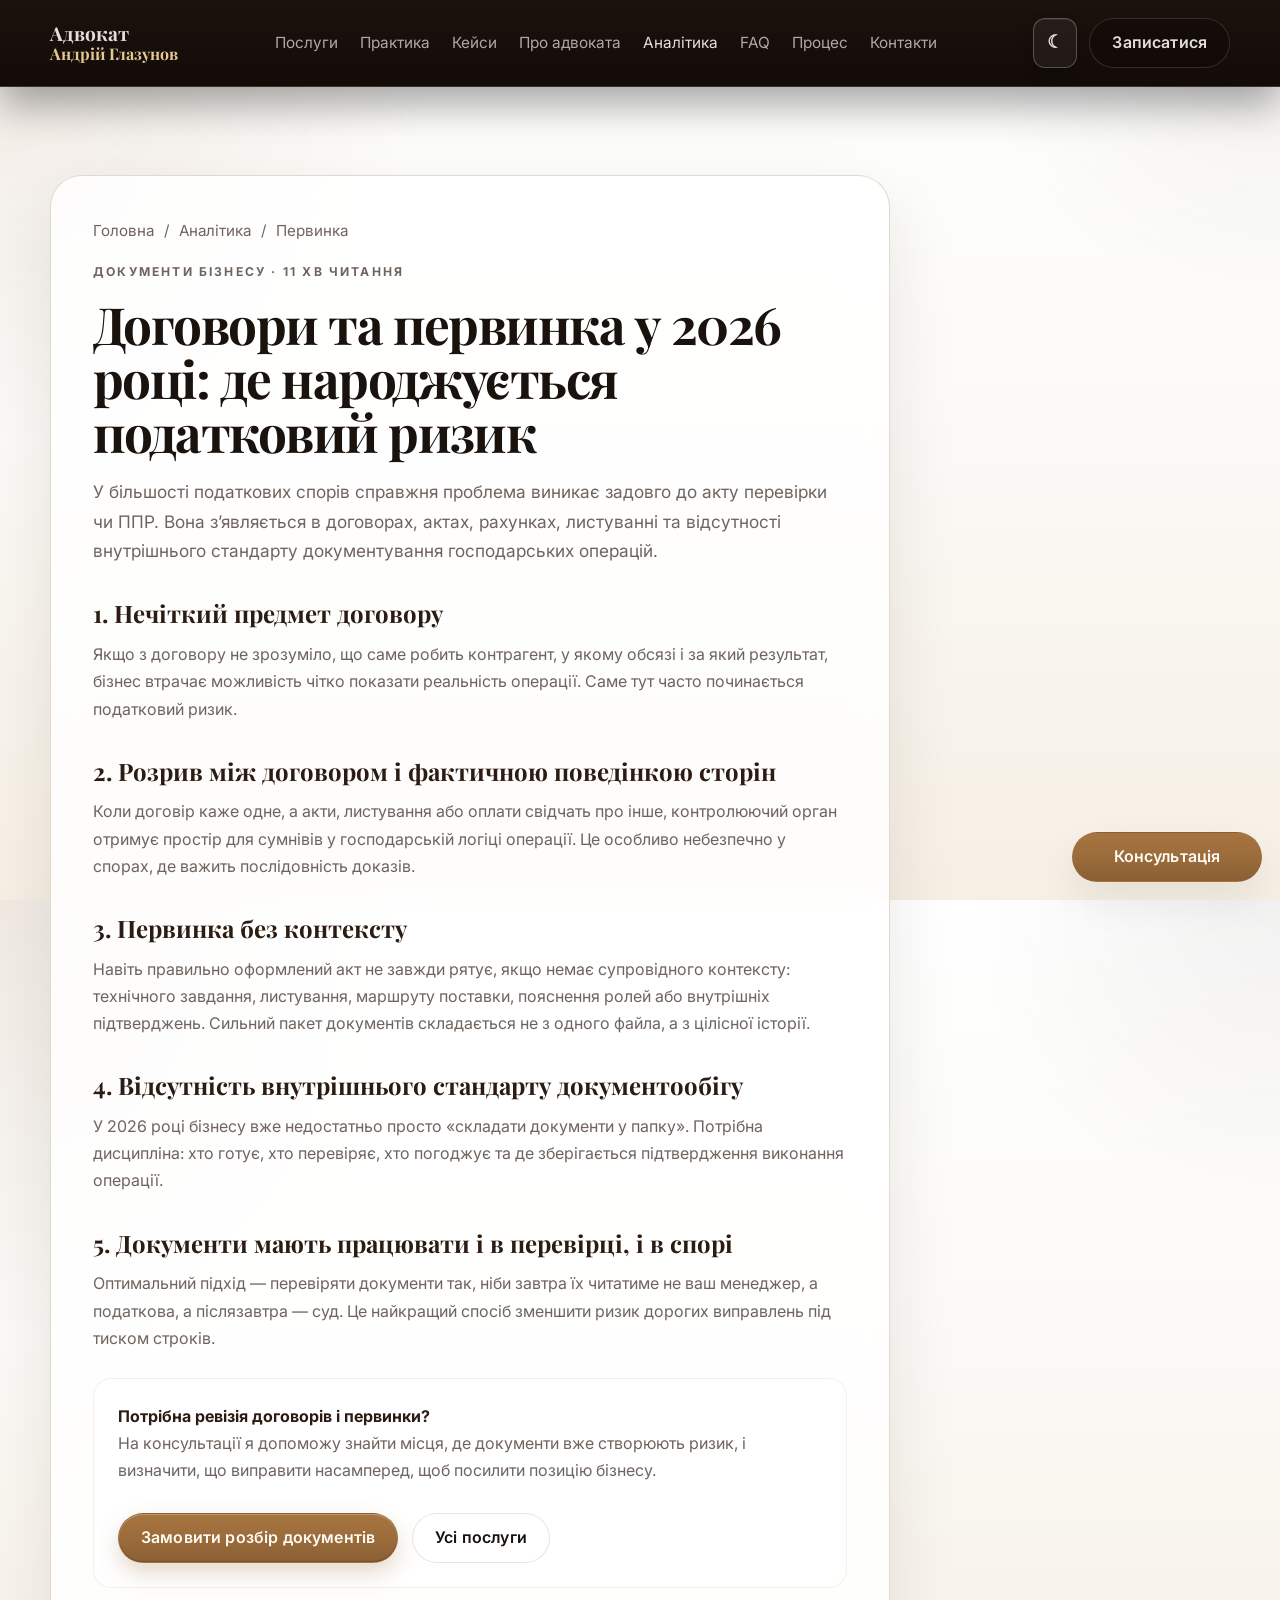
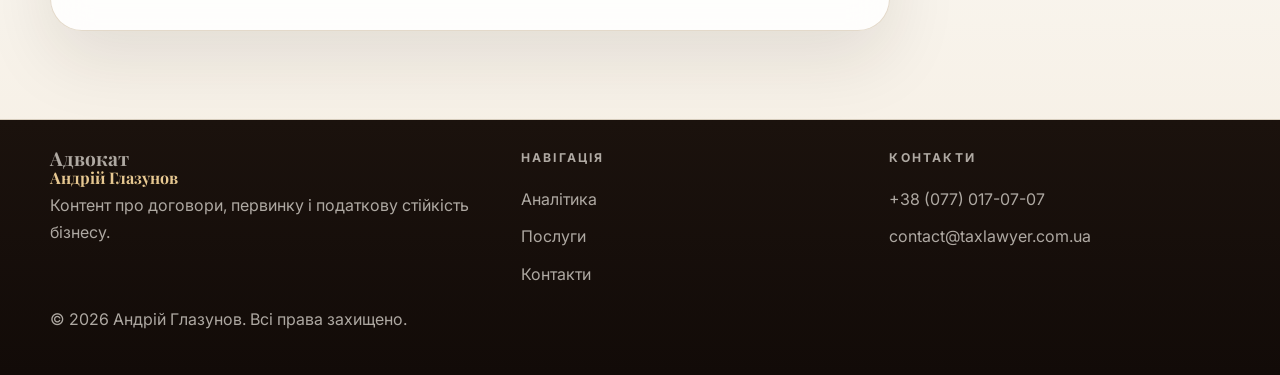
<file: article-4.html>
<!doctype html>
<html lang="uk">
<head>
  <meta charset="utf-8">
  <meta name="viewport" content="width=device-width, initial-scale=1">
  <title>Договори та первинка у 2026 році | Блог</title>
  <meta name="description" content="Договори та первинні документи у 2026 році: де виникає податковий ризик, що перевірити бізнесу і як готуватися до спору ще до перевірки ДПС.">
  <meta name="robots" content="index,follow">
  <link rel="canonical" href="https://taxlawyer.com.ua/article-4.html">
  <meta property="og:locale" content="uk_UA">
  <meta property="og:type" content="article">
  <meta property="og:title" content="Договори та первинка у 2026 році">
  <meta property="og:description" content="Як договори і первинка створюють або знімають податковий ризик бізнесу.">
  <meta property="og:url" content="https://taxlawyer.com.ua/article-4.html">
  <meta property="og:image" content="https://taxlawyer.com.ua/images/advocate.jpg">
  <link rel="preconnect" href="https://fonts.googleapis.com">
  <link rel="preconnect" href="https://fonts.gstatic.com" crossorigin>
  <link href="https://fonts.googleapis.com/css2?family=Inter:wght@400;500;600;700;800&family=Playfair+Display:wght@600;700&display=swap" rel="stylesheet">
  <link rel="stylesheet" href="styles.css">
  <link rel="icon" href="images/znachok.png" type="image/png">
  <link rel="apple-touch-icon" href="images/znachok.png">
</head>
<body class="premium-site theme-day">
  <a class="skip-link" href="#main-content">Перейти до контенту</a>
  <header class="header">
    <div class="container nav">
      <a href="index.html" class="brand">Адвокат<span>Андрій Глазунов</span></a>
      <nav class="menu" id="site-menu" aria-label="Головна навігація">
        <a href="services.html">Послуги</a>
        <a href="directions.html">Практика</a>
        <a href="court-decisions.html">Кейси</a>
        <a href="about.html">Про адвоката</a>
        <a href="blog.html" aria-current="page">Аналітика</a>
        <a href="faq.html">FAQ</a>
        <a href="process.html">Процес</a>
        <a href="contact.html">Контакти</a>
      </nav>
      <button class="menu-toggle" type="button" aria-label="Відкрити меню" aria-expanded="false" aria-controls="site-menu">≡</button>
      <div class="nav-actions">
        <button class="btn btn-toggle" id="theme-toggle" type="button" aria-pressed="false" aria-label="Увімкнути нічну тему" title="Увімкнути нічну тему">Ніч</button>
        <a class="btn btn-light" href="contact.html#consultation-form">Записатися</a>
      </div>
    </div>
  </header>

  <main id="main-content" class="section">
    <div class="container article-layout">
      <article class="article-wrap">
        <div class="breadcrumbs"><a href="index.html">Головна</a><span>/</span><a href="blog.html">Аналітика</a><span>/</span><span>Первинка</span></div>
        <p class="eyebrow">Документи бізнесу · 11 хв читання</p>
        <h1 class="article-title">Договори та первинка у 2026 році: де народжується податковий ризик</h1>
        <p class="article-lead">У більшості податкових спорів справжня проблема виникає задовго до акту перевірки чи ППР. Вона з’являється в договорах, актах, рахунках, листуванні та відсутності внутрішнього стандарту документування господарських операцій.</p>

        <h2>1. Нечіткий предмет договору</h2>
        <p>Якщо з договору не зрозуміло, що саме робить контрагент, у якому обсязі і за який результат, бізнес втрачає можливість чітко показати реальність операції. Саме тут часто починається податковий ризик.</p>

        <h2>2. Розрив між договором і фактичною поведінкою сторін</h2>
        <p>Коли договір каже одне, а акти, листування або оплати свідчать про інше, контролюючий орган отримує простір для сумнівів у господарській логіці операції. Це особливо небезпечно у спорах, де важить послідовність доказів.</p>

        <h2>3. Первинка без контексту</h2>
        <p>Навіть правильно оформлений акт не завжди рятує, якщо немає супровідного контексту: технічного завдання, листування, маршруту поставки, пояснення ролей або внутрішніх підтверджень. Сильний пакет документів складається не з одного файла, а з цілісної історії.</p>

        <h2>4. Відсутність внутрішнього стандарту документообігу</h2>
        <p>У 2026 році бізнесу вже недостатньо просто «складати документи у папку». Потрібна дисципліна: хто готує, хто перевіряє, хто погоджує та де зберігається підтвердження виконання операції.</p>

        <h2>5. Документи мають працювати і в перевірці, і в спорі</h2>
        <p>Оптимальний підхід — перевіряти документи так, ніби завтра їх читатиме не ваш менеджер, а податкова, а післязавтра — суд. Це найкращий спосіб зменшити ризик дорогих виправлень під тиском строків.</p>

        <div class="inline-cta">
          <strong>Потрібна ревізія договорів і первинки?</strong>
          <p>На консультації я допоможу знайти місця, де документи вже створюють ризик, і визначити, що виправити насамперед, щоб посилити позицію бізнесу.</p>
          <div class="article-actions">
            <a class="btn btn-primary" href="contact.html#consultation-form">Замовити розбір документів</a>
            <a class="btn btn-ghost" href="services.html">Усі послуги</a>
          </div>
        </div>
      </article>
    </div>
  </main>

  <footer class="footer">
    <div class="container footer-inner">
      <div class="footer-grid">
        <div><a href="index.html" class="brand">Адвокат<span>Андрій Глазунов</span></a><p>Контент про договори, первинку і податкову стійкість бізнесу.</p></div>
        <div><p class="eyebrow">Навігація</p><nav class="footer-nav" aria-label="Footer navigation"><a href="blog.html">Аналітика</a><a href="services.html">Послуги</a><a href="contact.html">Контакти</a></nav></div>
        <div><p class="eyebrow">Контакти</p><nav class="footer-nav" aria-label="Footer contacts"><a href="tel:+380770170707">+38 (077) 017-07-07</a><a href="mailto:contact@taxlawyer.com.ua">contact@taxlawyer.com.ua</a></nav></div>
      </div>
      <p>&copy; <span data-current-year></span> Андрій Глазунов. Всі права захищено.</p>
    </div>
  </footer>

  <a class="btn btn-primary floating-cta" href="contact.html#consultation-form">Консультація</a>
  <script src="script.js"></script>
</body>
</html>
</file>
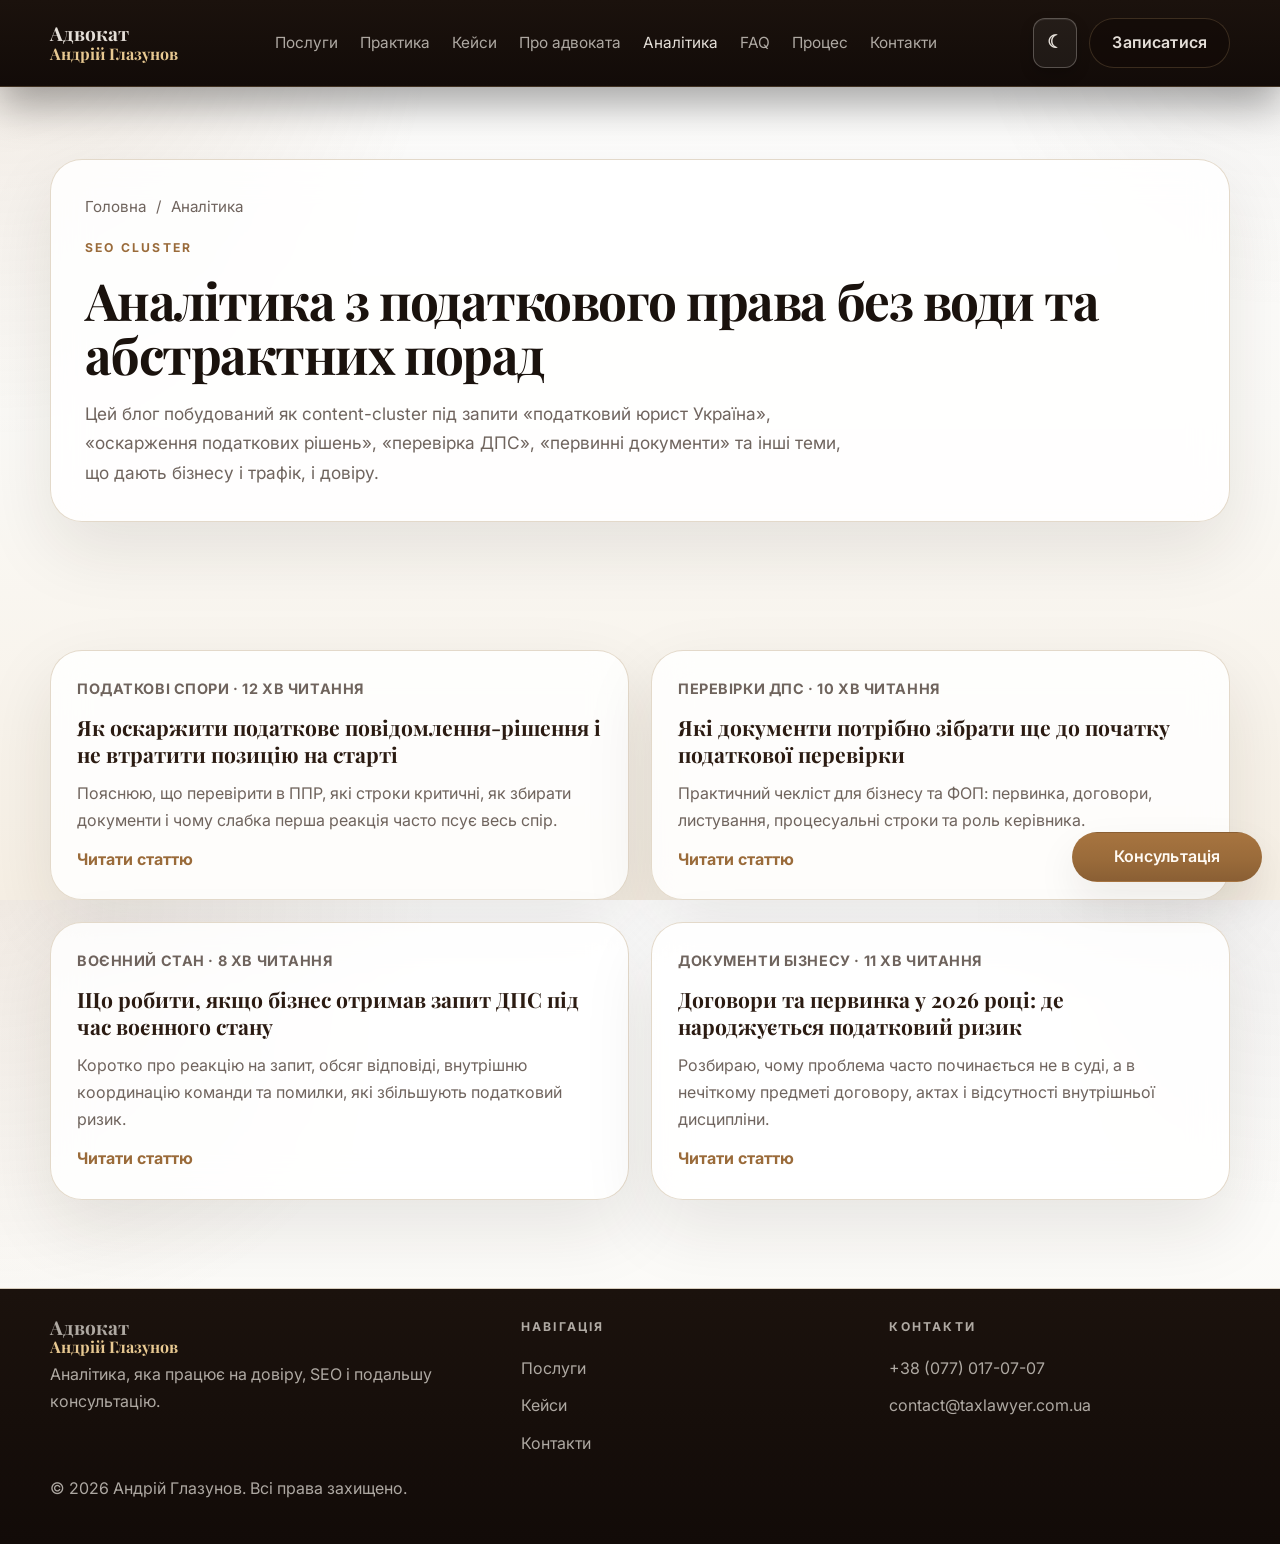
<file: blog.html>
<!doctype html>
<html lang="uk">
<head>
  <meta charset="utf-8">
  <meta name="viewport" content="width=device-width, initial-scale=1">
  <title>Блог про податкове право | Податковий юрист Україна</title>
  <meta name="description" content="Блог про податкове право в Україні: перевірки ДПС, оскарження податкових рішень, запити, первинка, воєнний стан і практичні поради для бізнесу та ФОП.">
  <meta name="robots" content="index,follow">
  <link rel="canonical" href="https://taxlawyer.com.ua/blog.html">
  <meta property="og:locale" content="uk_UA">
  <meta property="og:type" content="website">
  <meta property="og:title" content="Блог про податкове право | Податковий юрист Україна">
  <meta property="og:description" content="Практичні статті про перевірки ДПС, податкові спори та документи бізнесу.">
  <meta property="og:url" content="https://taxlawyer.com.ua/blog.html">
  <meta property="og:image" content="https://taxlawyer.com.ua/images/advocate.jpg">
  <link rel="preconnect" href="https://fonts.googleapis.com">
  <link rel="preconnect" href="https://fonts.gstatic.com" crossorigin>
  <link href="https://fonts.googleapis.com/css2?family=Inter:wght@400;500;600;700;800&family=Playfair+Display:wght@600;700&display=swap" rel="stylesheet">
  <link rel="stylesheet" href="styles.css">
  <link rel="icon" href="images/znachok.png" type="image/png">
  <link rel="apple-touch-icon" href="images/znachok.png">
</head>
<body class="premium-site theme-day">
  <a class="skip-link" href="#main-content">Перейти до контенту</a>
  <header class="header">
    <div class="container nav">
      <a href="index.html" class="brand">Адвокат<span>Андрій Глазунов</span></a>
      <nav class="menu" id="site-menu" aria-label="Головна навігація">
        <a href="services.html">Послуги</a>
        <a href="directions.html">Практика</a>
        <a href="court-decisions.html">Кейси</a>
        <a href="about.html">Про адвоката</a>
        <a href="blog.html" aria-current="page">Аналітика</a>
        <a href="faq.html">FAQ</a>
        <a href="process.html">Процес</a>
        <a href="contact.html">Контакти</a>
      </nav>
      <button class="menu-toggle" type="button" aria-label="Відкрити меню" aria-expanded="false" aria-controls="site-menu">≡</button>
      <div class="nav-actions">
        <button class="btn btn-toggle" id="theme-toggle" type="button" aria-pressed="false" aria-label="Увімкнути нічну тему" title="Увімкнути нічну тему">Ніч</button>
        <a class="btn btn-light" href="contact.html#consultation-form">Записатися</a>
      </div>
    </div>
  </header>

  <main id="main-content">
    <section class="page-hero">
      <div class="container">
        <div class="panel">
          <div class="breadcrumbs"><a href="index.html">Головна</a><span>/</span><span>Аналітика</span></div>
          <p class="eyebrow">SEO cluster</p>
          <h1 class="page-title">Аналітика з податкового права без води та абстрактних порад</h1>
          <p class="page-lead">Цей блог побудований як content-cluster під запити «податковий юрист Україна», «оскарження податкових рішень», «перевірка ДПС», «первинні документи» та інші теми, що дають бізнесу і трафік, і довіру.</p>
        </div>
      </div>
    </section>

    <section class="section">
      <div class="container blog-grid">
        <article class="blog-card">
          <p class="blog-meta">Податкові спори · 12 хв читання</p>
          <h2>Як оскаржити податкове повідомлення-рішення і не втратити позицію на старті</h2>
          <p>Пояснюю, що перевірити в ППР, які строки критичні, як збирати документи і чому слабка перша реакція часто псує весь спір.</p>
          <a href="article-1.html" class="blog-link">Читати статтю</a>
        </article>
        <article class="blog-card">
          <p class="blog-meta">Перевірки ДПС · 10 хв читання</p>
          <h2>Які документи потрібно зібрати ще до початку податкової перевірки</h2>
          <p>Практичний чекліст для бізнесу та ФОП: первинка, договори, листування, процесуальні строки та роль керівника.</p>
          <a href="article-2.html" class="blog-link">Читати статтю</a>
        </article>
        <article class="blog-card">
          <p class="blog-meta">Воєнний стан · 8 хв читання</p>
          <h2>Що робити, якщо бізнес отримав запит ДПС під час воєнного стану</h2>
          <p>Коротко про реакцію на запит, обсяг відповіді, внутрішню координацію команди та помилки, які збільшують податковий ризик.</p>
          <a href="article-3.html" class="blog-link">Читати статтю</a>
        </article>
        <article class="blog-card">
          <p class="blog-meta">Документи бізнесу · 11 хв читання</p>
          <h2>Договори та первинка у 2026 році: де народжується податковий ризик</h2>
          <p>Розбираю, чому проблема часто починається не в суді, а в нечіткому предметі договору, актах і відсутності внутрішньої дисципліни.</p>
          <a href="article-4.html" class="blog-link">Читати статтю</a>
        </article>
      </div>
    </section>
  </main>

  <footer class="footer">
    <div class="container footer-inner">
      <div class="footer-grid">
        <div><a href="index.html" class="brand">Адвокат<span>Андрій Глазунов</span></a><p>Аналітика, яка працює на довіру, SEO і подальшу консультацію.</p></div>
        <div><p class="eyebrow">Навігація</p><nav class="footer-nav" aria-label="Footer navigation"><a href="services.html">Послуги</a><a href="court-decisions.html">Кейси</a><a href="contact.html">Контакти</a></nav></div>
        <div><p class="eyebrow">Контакти</p><nav class="footer-nav" aria-label="Footer contacts"><a href="tel:+380770170707">+38 (077) 017-07-07</a><a href="mailto:contact@taxlawyer.com.ua">contact@taxlawyer.com.ua</a></nav></div>
      </div>
      <p>&copy; <span data-current-year></span> Андрій Глазунов. Всі права захищено.</p>
    </div>
  </footer>

  <a class="btn btn-primary floating-cta" href="contact.html#consultation-form">Консультація</a>
  <script src="script.js"></script>
</body>
</html>
</file>
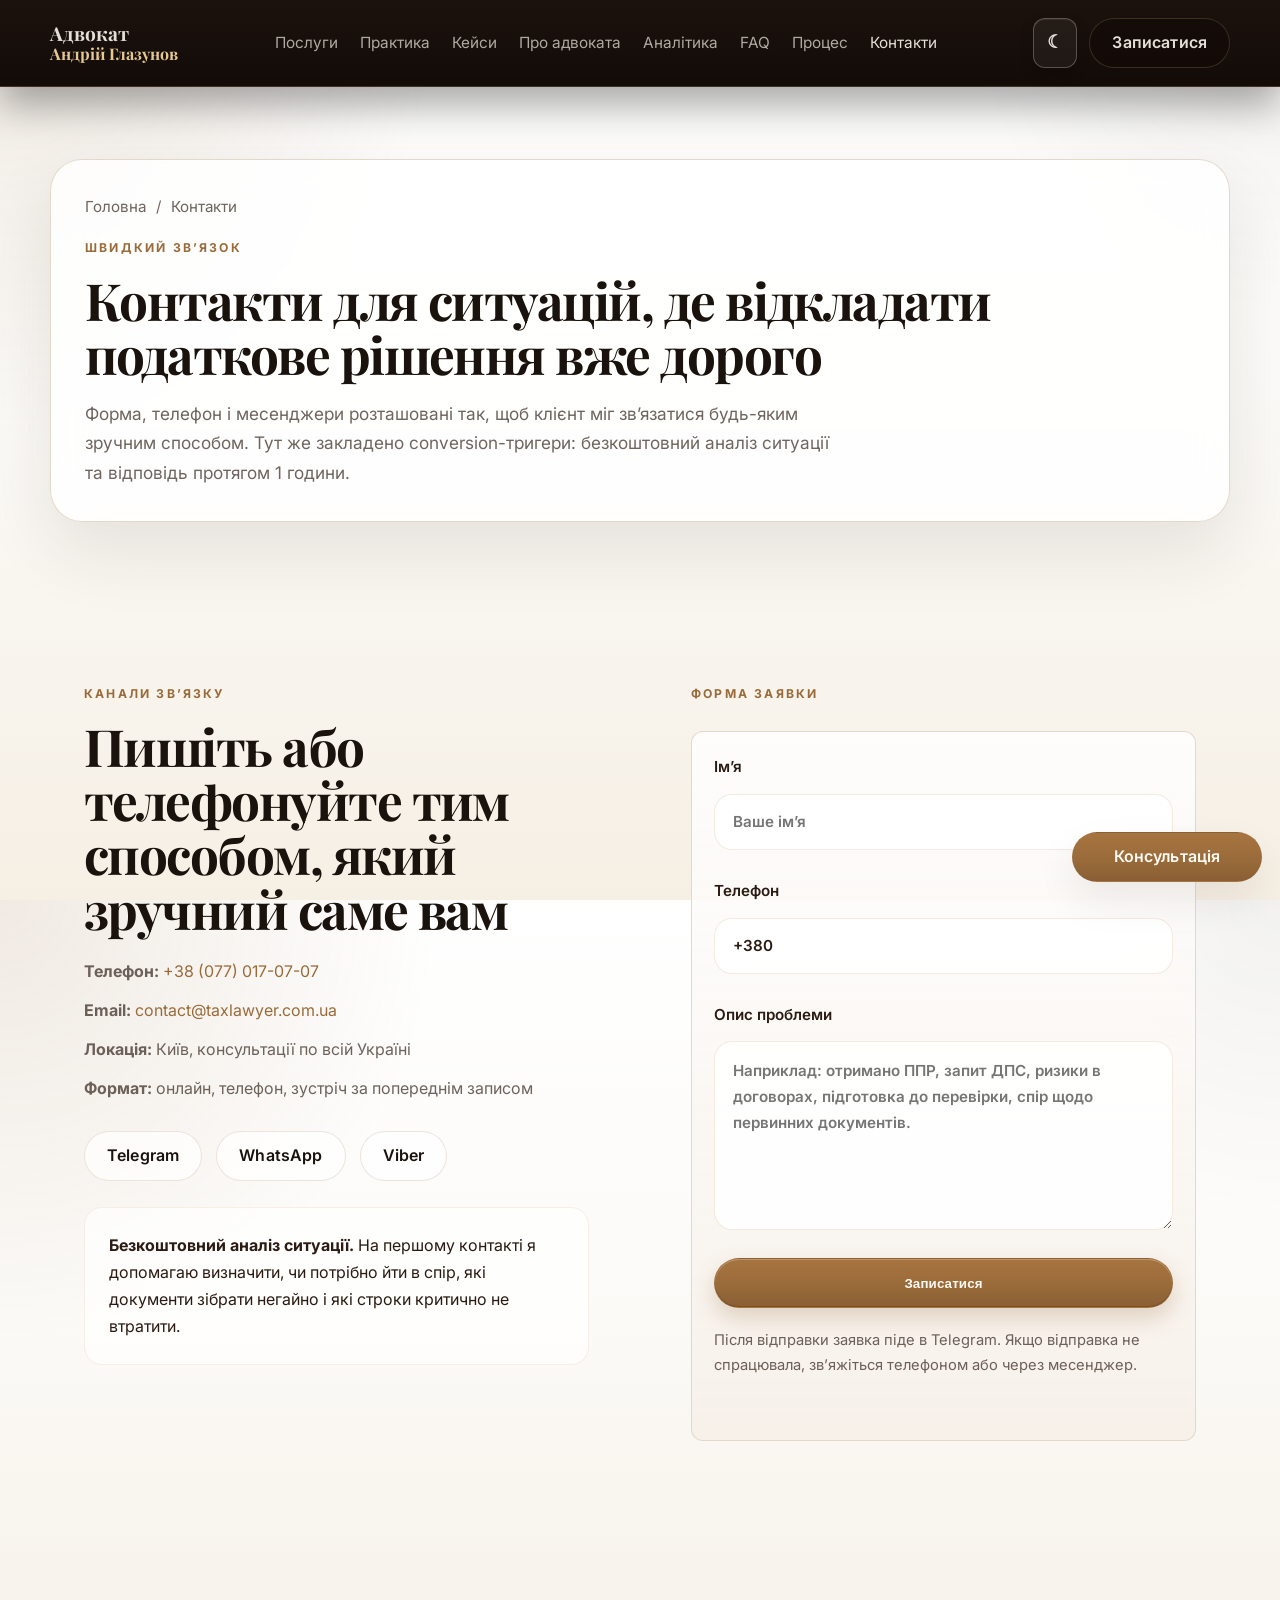
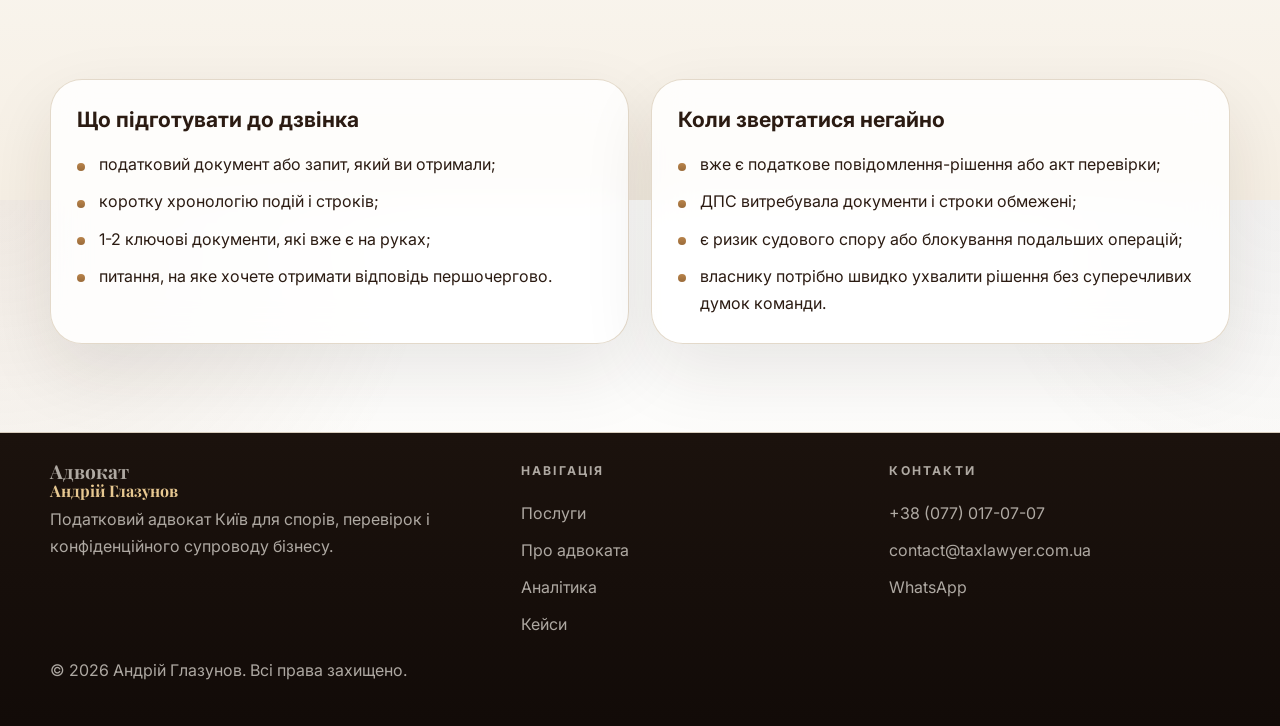
<file: contact.html>
<!doctype html>
<html lang="uk">
<head>
  <meta charset="utf-8">
  <meta name="viewport" content="width=device-width, initial-scale=1">
  <title>Контакти | Податковий адвокат Київ</title>
  <meta name="description" content="Контакти податкового адвоката у Києві: форма заявки, телефон, email, Telegram, WhatsApp, Viber та швидкий запис на консультацію.">
  <meta name="robots" content="index,follow">
  <link rel="canonical" href="https://taxlawyer.com.ua/contact.html">
  <meta property="og:locale" content="uk_UA">
  <meta property="og:type" content="website">
  <meta property="og:title" content="Контакти | Податковий адвокат Київ">
  <meta property="og:description" content="Залиште заявку на консультацію: телефон, email, месенджери та швидка форма зв’язку.">
  <meta property="og:url" content="https://taxlawyer.com.ua/contact.html">
  <meta property="og:image" content="https://taxlawyer.com.ua/images/advocate.jpg">
  <meta property="twitter:card" content="summary_large_image">
  <meta property="twitter:title" content="Контакти | Податковий адвокат Київ">
  <meta property="twitter:description" content="Швидкий запис на консультацію та прямі канали зв’язку.">
  <meta property="twitter:image" content="https://taxlawyer.com.ua/images/advocate.jpg">
  <link rel="preconnect" href="https://fonts.googleapis.com">
  <link rel="preconnect" href="https://fonts.gstatic.com" crossorigin>
  <link href="https://fonts.googleapis.com/css2?family=Inter:wght@400;500;600;700;800&family=Playfair+Display:wght@600;700&display=swap" rel="stylesheet">
  <link rel="stylesheet" href="styles.css">
  <link rel="icon" href="images/znachok.png" type="image/png">
  <link rel="apple-touch-icon" href="images/znachok.png">
  <script type="application/ld+json">
  {
    "@context": "https://schema.org",
    "@type": "LegalService",
    "name": "Андрій Глазунов | Податковий адвокат",
    "url": "https://taxlawyer.com.ua/contact.html",
    "telephone": "+380770170707",
    "email": "contact@taxlawyer.com.ua",
    "areaServed": ["Київ", "Україна"],
    "contactPoint": {
      "@type": "ContactPoint",
      "telephone": "+380770170707",
      "contactType": "customer service",
      "areaServed": "UA",
      "availableLanguage": ["uk", "ru"]
    }
  }
  </script>
</head>
<body class="premium-site theme-day">
  <a class="skip-link" href="#main-content">Перейти до контенту</a>

  <header class="header">
    <div class="container nav">
      <a href="index.html" class="brand">Адвокат<span>Андрій Глазунов</span></a>
      <nav class="menu" id="site-menu" aria-label="Головна навігація">
        <a href="services.html">Послуги</a>
        <a href="directions.html">Практика</a>
        <a href="court-decisions.html">Кейси</a>
        <a href="about.html">Про адвоката</a>
        <a href="blog.html">Аналітика</a>
        <a href="faq.html">FAQ</a>
        <a href="process.html">Процес</a>
        <a href="contact.html" aria-current="page">Контакти</a>
      </nav>
      <button class="menu-toggle" type="button" aria-label="Відкрити меню" aria-expanded="false" aria-controls="site-menu">≡</button>
      <div class="nav-actions">
        <button class="btn btn-toggle" id="theme-toggle" type="button" aria-pressed="false" aria-label="Увімкнути нічну тему" title="Увімкнути нічну тему">Ніч</button>
        <a class="btn btn-light" href="#consultation-form">Записатися</a>
      </div>
    </div>
  </header>

  <main id="main-content">
    <section class="page-hero">
      <div class="container">
        <div class="panel">
          <div class="breadcrumbs"><a href="index.html">Головна</a><span>/</span><span>Контакти</span></div>
          <p class="eyebrow">Швидкий зв’язок</p>
          <h1 class="page-title">Контакти для ситуацій, де відкладати податкове рішення вже дорого</h1>
          <p class="page-lead">Форма, телефон і месенджери розташовані так, щоб клієнт міг зв’язатися будь-яким зручним способом. Тут же закладено conversion-тригери: безкоштовний аналіз ситуації та відповідь протягом 1 години.</p>
        </div>
      </div>
    </section>

    <section class="section">
      <div class="container contact-grid">
        <div class="contact-panel">
          <p class="eyebrow">Канали зв’язку</p>
          <h2 class="section-title">Пишіть або телефонуйте тим способом, який зручний саме вам</h2>
          <ul class="contacts">
            <li><strong>Телефон:</strong> <a href="tel:+380770170707">+38 (077) 017-07-07</a></li>
            <li><strong>Email:</strong> <a href="mailto:contact@taxlawyer.com.ua">contact@taxlawyer.com.ua</a></li>
            <li><strong>Локація:</strong> Київ, консультації по всій Україні</li>
            <li><strong>Формат:</strong> онлайн, телефон, зустріч за попереднім записом</li>
          </ul>
          <div class="channel-links">
            <a class="btn btn-ghost" href="https://t.me/taxlawyer_ua" target="_blank" rel="noopener noreferrer">Telegram</a>
            <a class="btn btn-ghost" href="https://wa.me/380770170707" target="_blank" rel="noopener noreferrer">WhatsApp</a>
            <a class="btn btn-ghost" href="viber://chat?number=%2B380770170707">Viber</a>
          </div>
          <div class="trust-strip">
            <strong>Безкоштовний аналіз ситуації.</strong>
            На першому контакті я допомагаю визначити, чи потрібно йти в спір, які документи зібрати негайно і які строки критично не втратити.
          </div>
        </div>

        <div class="contact-panel">
          <p class="eyebrow">Форма заявки</p>
          <form class="form" id="consultation-form" data-consultation-form>
            <label>
              Ім’я
              <input type="text" name="name" required autocomplete="name" placeholder="Ваше ім’я">
            </label>
            <label>
              Телефон
              <input type="tel" name="phone" required autocomplete="tel" inputmode="tel" placeholder="+380XXXXXXXXX">
            </label>
            <label>
              Опис проблеми
              <textarea name="message" rows="6" placeholder="Наприклад: отримано ППР, запит ДПС, ризики в договорах, підготовка до перевірки, спір щодо первинних документів."></textarea>
            </label>
            <div class="hp-field" aria-hidden="true">
              <label>
                Website
                <input type="text" name="website" autocomplete="off" tabindex="-1">
              </label>
            </div>
            <button class="btn btn-primary" type="submit">Записатися</button>
            <p class="form-meta">Після відправки заявка піде в Telegram. Якщо відправка не спрацювала, зв’яжіться телефоном або через месенджер.</p>
            <p class="form-note" data-form-note aria-live="polite"></p>
          </form>
        </div>
      </div>
    </section>

    <section class="section section-soft">
      <div class="container split-list">
        <article class="resource-card">
          <h3>Що підготувати до дзвінка</h3>
          <ul class="article-list">
            <li>податковий документ або запит, який ви отримали;</li>
            <li>коротку хронологію подій і строків;</li>
            <li>1-2 ключові документи, які вже є на руках;</li>
            <li>питання, на яке хочете отримати відповідь першочергово.</li>
          </ul>
        </article>
        <article class="resource-card">
          <h3>Коли звертатися негайно</h3>
          <ul class="article-list">
            <li>вже є податкове повідомлення-рішення або акт перевірки;</li>
            <li>ДПС витребувала документи і строки обмежені;</li>
            <li>є ризик судового спору або блокування подальших операцій;</li>
            <li>власнику потрібно швидко ухвалити рішення без суперечливих думок команди.</li>
          </ul>
        </article>
      </div>
    </section>
  </main>

  <footer class="footer">
    <div class="container footer-inner">
      <div class="footer-grid">
        <div>
          <a href="index.html" class="brand">Адвокат<span>Андрій Глазунов</span></a>
          <p>Податковий адвокат Київ для спорів, перевірок і конфіденційного супроводу бізнесу.</p>
        </div>
        <div>
          <p class="eyebrow">Навігація</p>
          <nav class="footer-nav" aria-label="Footer navigation">
            <a href="services.html">Послуги</a>
            <a href="about.html">Про адвоката</a>
            <a href="blog.html">Аналітика</a>
            <a href="court-decisions.html">Кейси</a>
          </nav>
        </div>
        <div>
          <p class="eyebrow">Контакти</p>
          <nav class="footer-nav" aria-label="Footer contacts">
            <a href="tel:+380770170707">+38 (077) 017-07-07</a>
            <a href="mailto:contact@taxlawyer.com.ua">contact@taxlawyer.com.ua</a>
            <a href="https://wa.me/380770170707" target="_blank" rel="noopener noreferrer">WhatsApp</a>
          </nav>
        </div>
      </div>
      <p>&copy; <span data-current-year></span> Андрій Глазунов. Всі права захищено.</p>
    </div>
  </footer>

  <a class="btn btn-primary floating-cta" href="#consultation-form">Консультація</a>
  <script src="script.js"></script>
</body>
</html>
</file>
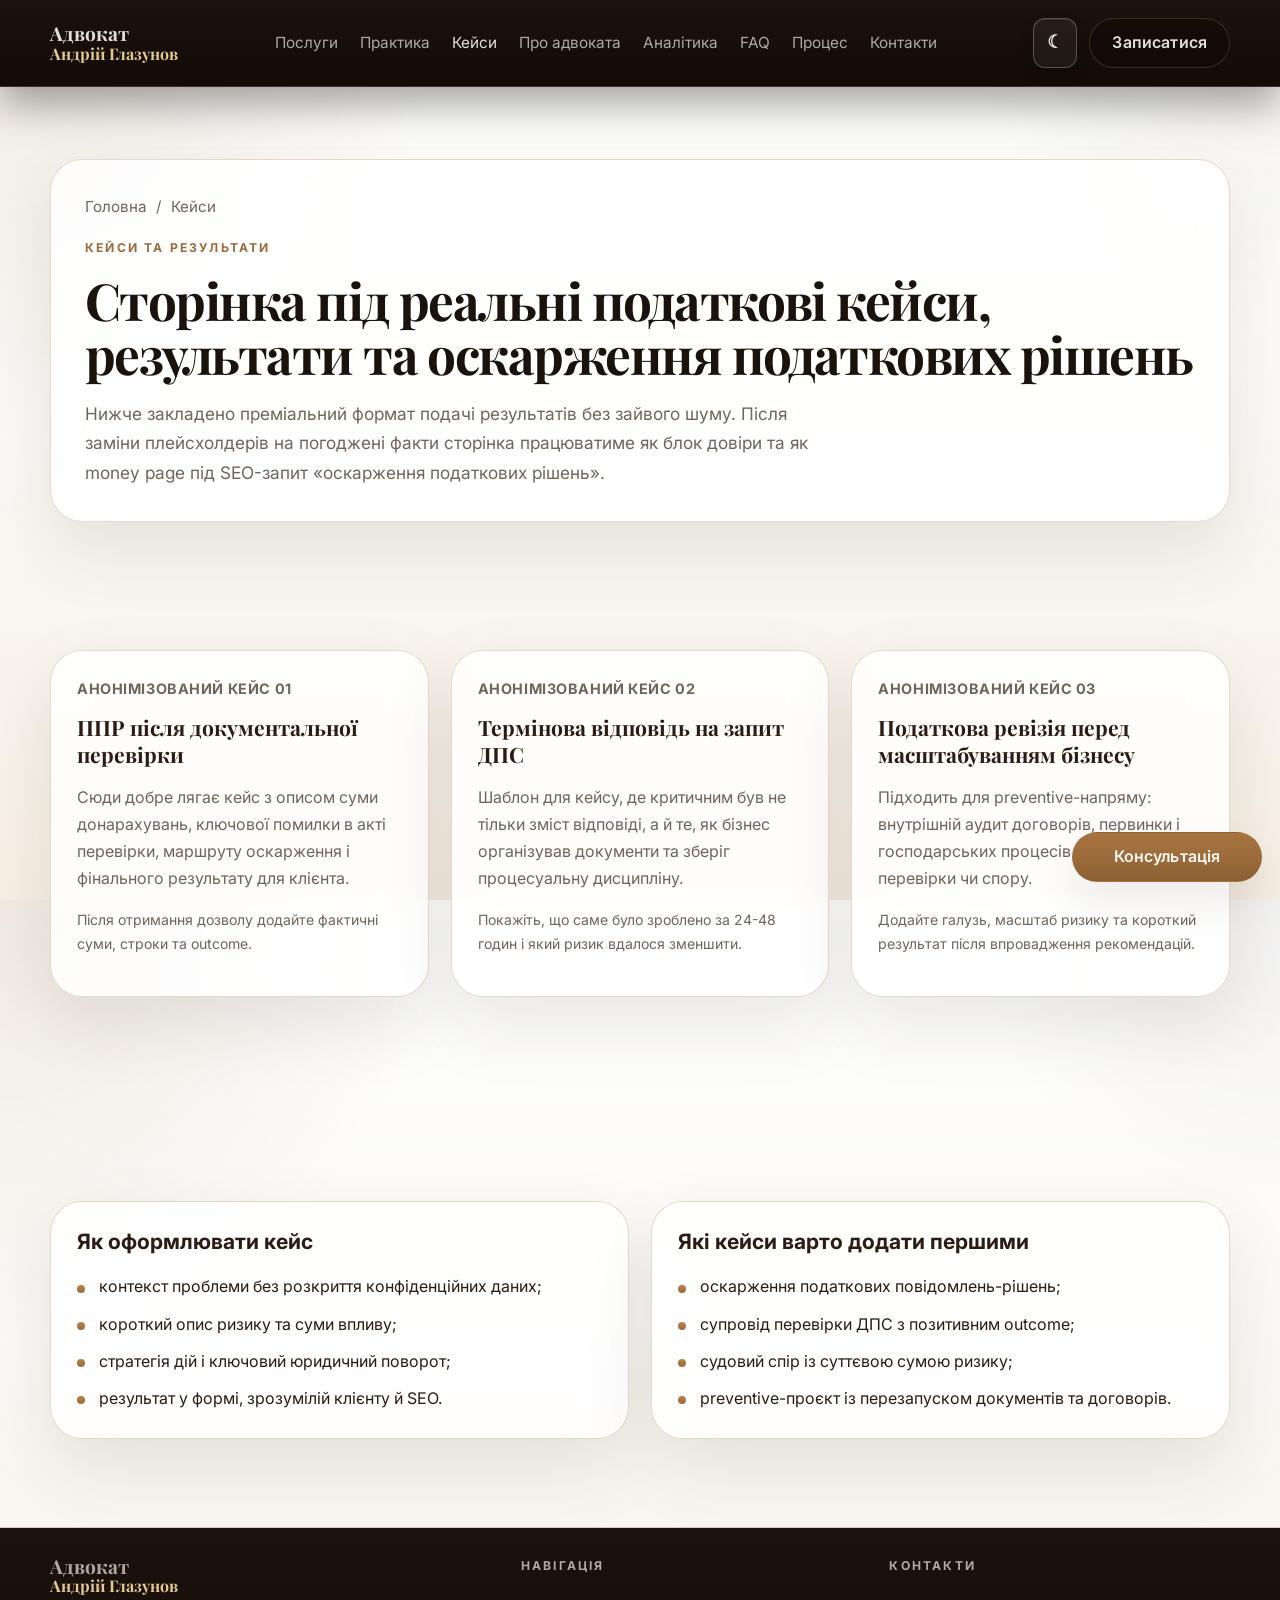
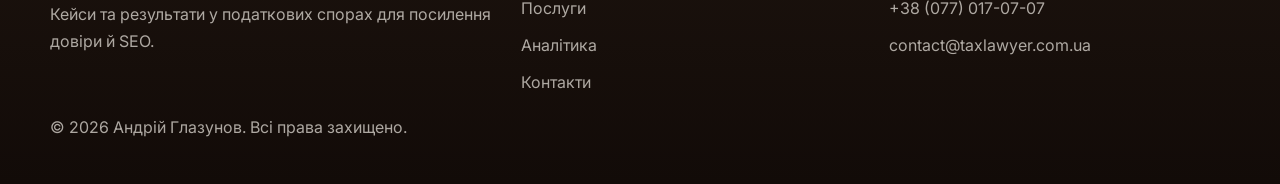
<file: court-decisions.html>
<!doctype html>
<html lang="uk">
<head>
  <meta charset="utf-8">
  <meta name="viewport" content="width=device-width, initial-scale=1">
  <title>Податкові кейси та спори | Оскарження податкових рішень</title>
  <meta name="description" content="Кейси та результати у податкових спорах: шаблон для анонімізованих кейсів, оскарження податкових рішень, перевірки ДПС та судові маршрути.">
  <meta name="robots" content="index,follow">
  <link rel="canonical" href="https://taxlawyer.com.ua/court-decisions.html">
  <meta property="og:locale" content="uk_UA">
  <meta property="og:type" content="website">
  <meta property="og:title" content="Податкові кейси та спори | Оскарження податкових рішень">
  <meta property="og:description" content="Анонімізовані кейси, шаблони результатів та сторінка під публікацію реальних outcomes.">
  <meta property="og:url" content="https://taxlawyer.com.ua/court-decisions.html">
  <meta property="og:image" content="https://taxlawyer.com.ua/images/advocate.jpg">
  <link rel="preconnect" href="https://fonts.googleapis.com">
  <link rel="preconnect" href="https://fonts.gstatic.com" crossorigin>
  <link href="https://fonts.googleapis.com/css2?family=Inter:wght@400;500;600;700;800&family=Playfair+Display:wght@600;700&display=swap" rel="stylesheet">
  <link rel="stylesheet" href="styles.css">
  <link rel="icon" href="images/znachok.png" type="image/png">
  <link rel="apple-touch-icon" href="images/znachok.png">
</head>
<body class="premium-site theme-day">
  <a class="skip-link" href="#main-content">Перейти до контенту</a>
  <header class="header">
    <div class="container nav">
      <a href="index.html" class="brand">Адвокат<span>Андрій Глазунов</span></a>
      <nav class="menu" id="site-menu" aria-label="Головна навігація">
        <a href="services.html">Послуги</a>
        <a href="directions.html">Практика</a>
        <a href="court-decisions.html" aria-current="page">Кейси</a>
        <a href="about.html">Про адвоката</a>
        <a href="blog.html">Аналітика</a>
        <a href="faq.html">FAQ</a>
        <a href="process.html">Процес</a>
        <a href="contact.html">Контакти</a>
      </nav>
      <button class="menu-toggle" type="button" aria-label="Відкрити меню" aria-expanded="false" aria-controls="site-menu">≡</button>
      <div class="nav-actions">
        <button class="btn btn-toggle" id="theme-toggle" type="button" aria-pressed="false" aria-label="Увімкнути нічну тему" title="Увімкнути нічну тему">Ніч</button>
        <a class="btn btn-light" href="contact.html#consultation-form">Записатися</a>
      </div>
    </div>
  </header>

  <main id="main-content">
    <section class="page-hero">
      <div class="container">
        <div class="panel">
          <div class="breadcrumbs"><a href="index.html">Головна</a><span>/</span><span>Кейси</span></div>
          <p class="eyebrow">Кейси та результати</p>
          <h1 class="page-title">Сторінка під реальні податкові кейси, результати та оскарження податкових рішень</h1>
          <p class="page-lead">Нижче закладено преміальний формат подачі результатів без зайвого шуму. Після заміни плейсхолдерів на погоджені факти сторінка працюватиме як блок довіри та як money page під SEO-запит «оскарження податкових рішень».</p>
        </div>
      </div>
    </section>

    <section class="section">
      <div class="container case-grid">
        <article class="case-card">
          <p class="blog-meta">Анонімізований кейс 01</p>
          <h2>ППР після документальної перевірки</h2>
          <p>Сюди добре лягає кейс з описом суми донарахувань, ключової помилки в акті перевірки, маршруту оскарження і фінального результату для клієнта.</p>
          <p class="placeholder-note">Після отримання дозволу додайте фактичні суми, строки та outcome.</p>
        </article>
        <article class="case-card">
          <p class="blog-meta">Анонімізований кейс 02</p>
          <h2>Термінова відповідь на запит ДПС</h2>
          <p>Шаблон для кейсу, де критичним був не тільки зміст відповіді, а й те, як бізнес організував документи та зберіг процесуальну дисципліну.</p>
          <p class="placeholder-note">Покажіть, що саме було зроблено за 24-48 годин і який ризик вдалося зменшити.</p>
        </article>
        <article class="case-card">
          <p class="blog-meta">Анонімізований кейс 03</p>
          <h2>Податкова ревізія перед масштабуванням бізнесу</h2>
          <p>Підходить для preventive-напряму: внутрішній аудит договорів, первинки і господарських процесів ще до перевірки чи спору.</p>
          <p class="placeholder-note">Додайте галузь, масштаб ризику та короткий результат після впровадження рекомендацій.</p>
        </article>
      </div>
    </section>

    <section class="section section-soft">
      <div class="container split-list">
        <article class="resource-card">
          <h3>Як оформлювати кейс</h3>
          <ul class="article-list">
            <li>контекст проблеми без розкриття конфіденційних даних;</li>
            <li>короткий опис ризику та суми впливу;</li>
            <li>стратегія дій і ключовий юридичний поворот;</li>
            <li>результат у формі, зрозумілій клієнту й SEO.</li>
          </ul>
        </article>
        <article class="resource-card">
          <h3>Які кейси варто додати першими</h3>
          <ul class="article-list">
            <li>оскарження податкових повідомлень-рішень;</li>
            <li>супровід перевірки ДПС з позитивним outcome;</li>
            <li>судовий спір із суттєвою сумою ризику;</li>
            <li>preventive-проєкт із перезапуском документів та договорів.</li>
          </ul>
        </article>
      </div>
    </section>
  </main>

  <footer class="footer">
    <div class="container footer-inner">
      <div class="footer-grid">
        <div><a href="index.html" class="brand">Адвокат<span>Андрій Глазунов</span></a><p>Кейси та результати у податкових спорах для посилення довіри й SEO.</p></div>
        <div><p class="eyebrow">Навігація</p><nav class="footer-nav" aria-label="Footer navigation"><a href="services.html">Послуги</a><a href="blog.html">Аналітика</a><a href="contact.html">Контакти</a></nav></div>
        <div><p class="eyebrow">Контакти</p><nav class="footer-nav" aria-label="Footer contacts"><a href="tel:+380770170707">+38 (077) 017-07-07</a><a href="mailto:contact@taxlawyer.com.ua">contact@taxlawyer.com.ua</a></nav></div>
      </div>
      <p>&copy; <span data-current-year></span> Андрій Глазунов. Всі права захищено.</p>
    </div>
  </footer>

  <a class="btn btn-primary floating-cta" href="contact.html#consultation-form">Консультація</a>
  <script src="script.js"></script>
</body>
</html>
</file>
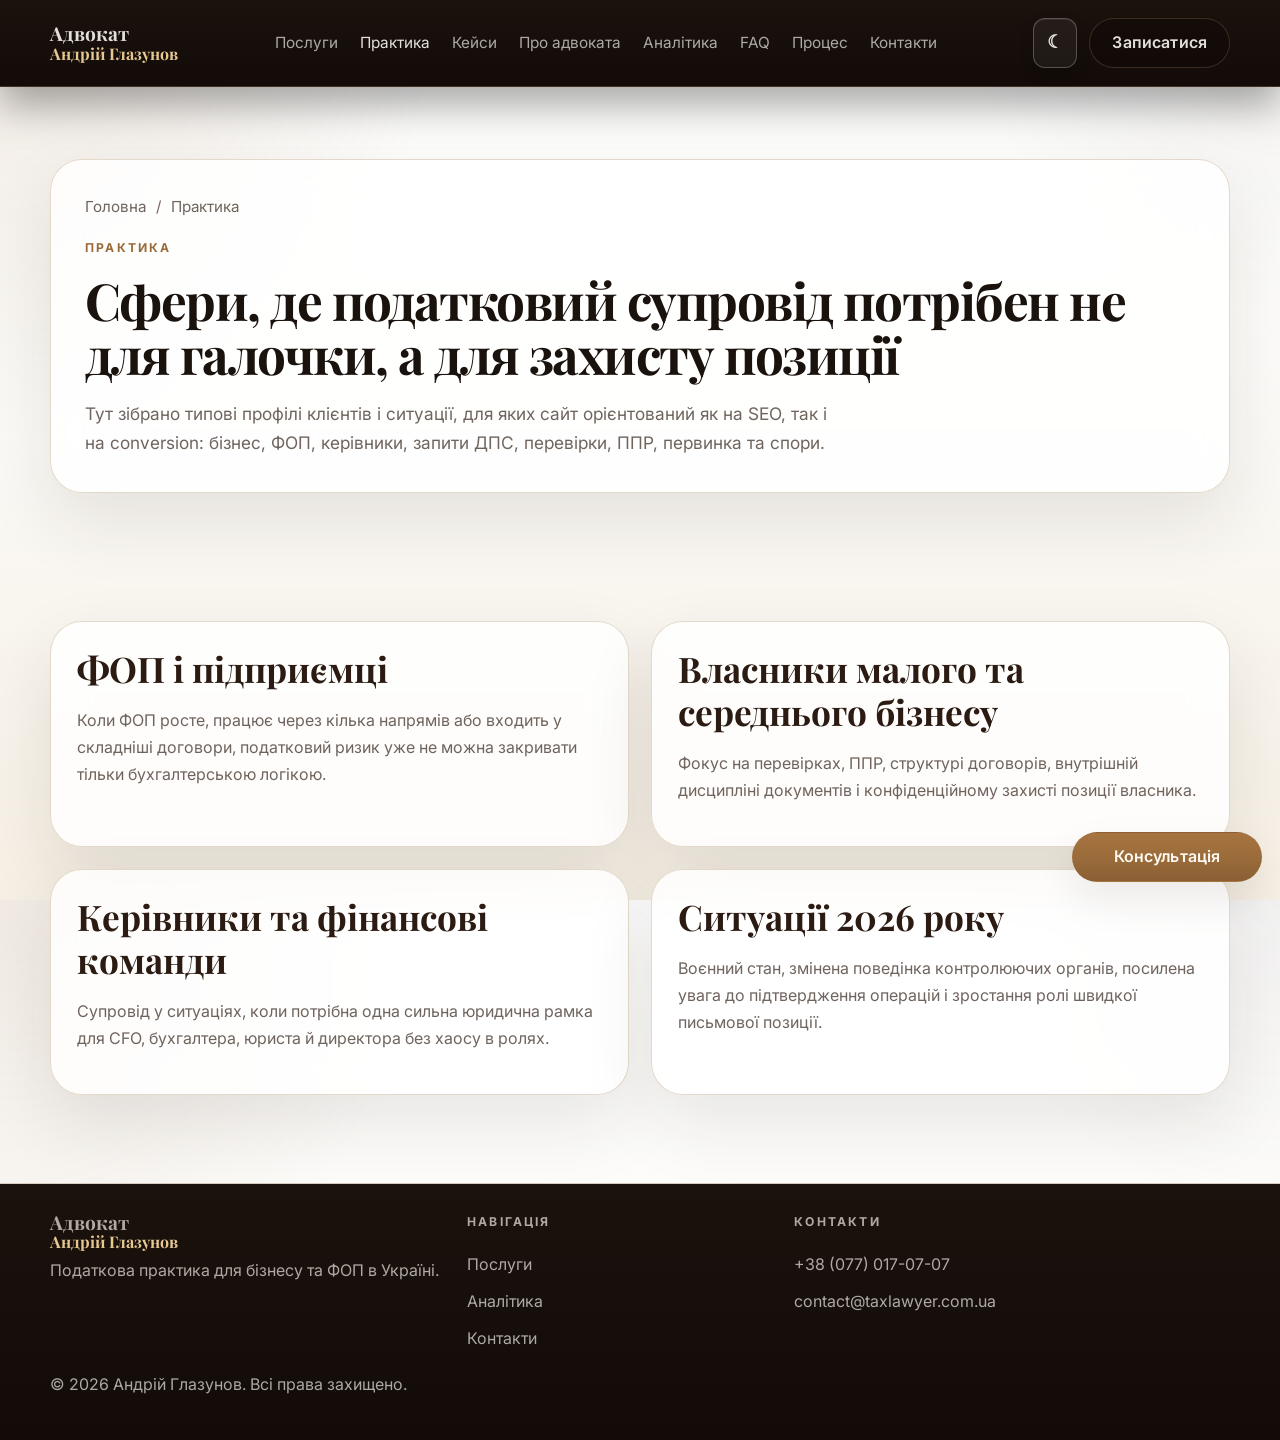
<file: directions.html>
<!doctype html>
<html lang="uk">
<head>
  <meta charset="utf-8">
  <meta name="viewport" content="width=device-width, initial-scale=1">
  <title>Практика | Податковий юрист Україна для бізнесу</title>
  <meta name="description" content="Практика податкового адвоката: ФОП, власники бізнесу, керівники, перевірки ДПС, податкові спори, первинка та ризики 2026 року.">
  <meta name="robots" content="index,follow">
  <link rel="canonical" href="https://taxlawyer.com.ua/directions.html">
  <meta property="og:locale" content="uk_UA">
  <meta property="og:type" content="website">
  <meta property="og:title" content="Практика | Податковий юрист Україна для бізнесу">
  <meta property="og:description" content="Галузі та ситуації, у яких податковий супровід особливо критичний.">
  <meta property="og:url" content="https://taxlawyer.com.ua/directions.html">
  <meta property="og:image" content="https://taxlawyer.com.ua/images/advocate.jpg">
  <link rel="preconnect" href="https://fonts.googleapis.com">
  <link rel="preconnect" href="https://fonts.gstatic.com" crossorigin>
  <link href="https://fonts.googleapis.com/css2?family=Inter:wght@400;500;600;700;800&family=Playfair+Display:wght@600;700&display=swap" rel="stylesheet">
  <link rel="stylesheet" href="styles.css">
  <link rel="icon" href="images/znachok.png" type="image/png">
  <link rel="apple-touch-icon" href="images/znachok.png">
</head>
<body class="premium-site theme-day">
  <a class="skip-link" href="#main-content">Перейти до контенту</a>
  <header class="header">
    <div class="container nav">
      <a href="index.html" class="brand">Адвокат<span>Андрій Глазунов</span></a>
      <nav class="menu" id="site-menu" aria-label="Головна навігація">
        <a href="services.html">Послуги</a>
        <a href="directions.html" aria-current="page">Практика</a>
        <a href="court-decisions.html">Кейси</a>
        <a href="about.html">Про адвоката</a>
        <a href="blog.html">Аналітика</a>
        <a href="faq.html">FAQ</a>
        <a href="process.html">Процес</a>
        <a href="contact.html">Контакти</a>
      </nav>
      <button class="menu-toggle" type="button" aria-label="Відкрити меню" aria-expanded="false" aria-controls="site-menu">≡</button>
      <div class="nav-actions">
        <button class="btn btn-toggle" id="theme-toggle" type="button" aria-pressed="false" aria-label="Увімкнути нічну тему" title="Увімкнути нічну тему">Ніч</button>
        <a class="btn btn-light" href="contact.html#consultation-form">Записатися</a>
      </div>
    </div>
  </header>

  <main id="main-content">
    <section class="page-hero">
      <div class="container">
        <div class="panel">
          <div class="breadcrumbs"><a href="index.html">Головна</a><span>/</span><span>Практика</span></div>
          <p class="eyebrow">Практика</p>
          <h1 class="page-title">Сфери, де податковий супровід потрібен не для галочки, а для захисту позиції</h1>
          <p class="page-lead">Тут зібрано типові профілі клієнтів і ситуації, для яких сайт орієнтований як на SEO, так і на conversion: бізнес, ФОП, керівники, запити ДПС, перевірки, ППР, первинка та спори.</p>
        </div>
      </div>
    </section>

    <section class="section">
      <div class="container services-grid">
        <article class="resource-card">
          <h2>ФОП і підприємці</h2>
          <p>Коли ФОП росте, працює через кілька напрямів або входить у складніші договори, податковий ризик уже не можна закривати тільки бухгалтерською логікою.</p>
        </article>
        <article class="resource-card">
          <h2>Власники малого та середнього бізнесу</h2>
          <p>Фокус на перевірках, ППР, структурі договорів, внутрішній дисципліні документів і конфіденційному захисті позиції власника.</p>
        </article>
        <article class="resource-card">
          <h2>Керівники та фінансові команди</h2>
          <p>Супровід у ситуаціях, коли потрібна одна сильна юридична рамка для CFO, бухгалтера, юриста й директора без хаосу в ролях.</p>
        </article>
        <article class="resource-card">
          <h2>Ситуації 2026 року</h2>
          <p>Воєнний стан, змінена поведінка контролюючих органів, посилена увага до підтвердження операцій і зростання ролі швидкої письмової позиції.</p>
        </article>
      </div>
    </section>
  </main>

  <footer class="footer">
    <div class="container footer-inner">
      <div class="footer-grid">
        <div><a href="index.html" class="brand">Адвокат<span>Андрій Глазунов</span></a><p>Податкова практика для бізнесу та ФОП в Україні.</p></div>
        <div><p class="eyebrow">Навігація</p><nav class="footer-nav" aria-label="Footer navigation"><a href="services.html">Послуги</a><a href="blog.html">Аналітика</a><a href="contact.html">Контакти</a></nav></div>
        <div><p class="eyebrow">Контакти</p><nav class="footer-nav" aria-label="Footer contacts"><a href="tel:+380770170707">+38 (077) 017-07-07</a><a href="mailto:contact@taxlawyer.com.ua">contact@taxlawyer.com.ua</a></nav></div>
      </div>
      <p>&copy; <span data-current-year></span> Андрій Глазунов. Всі права захищено.</p>
    </div>
  </footer>

  <a class="btn btn-primary floating-cta" href="contact.html#consultation-form">Консультація</a>
  <script src="script.js"></script>
</body>
</html>
</file>
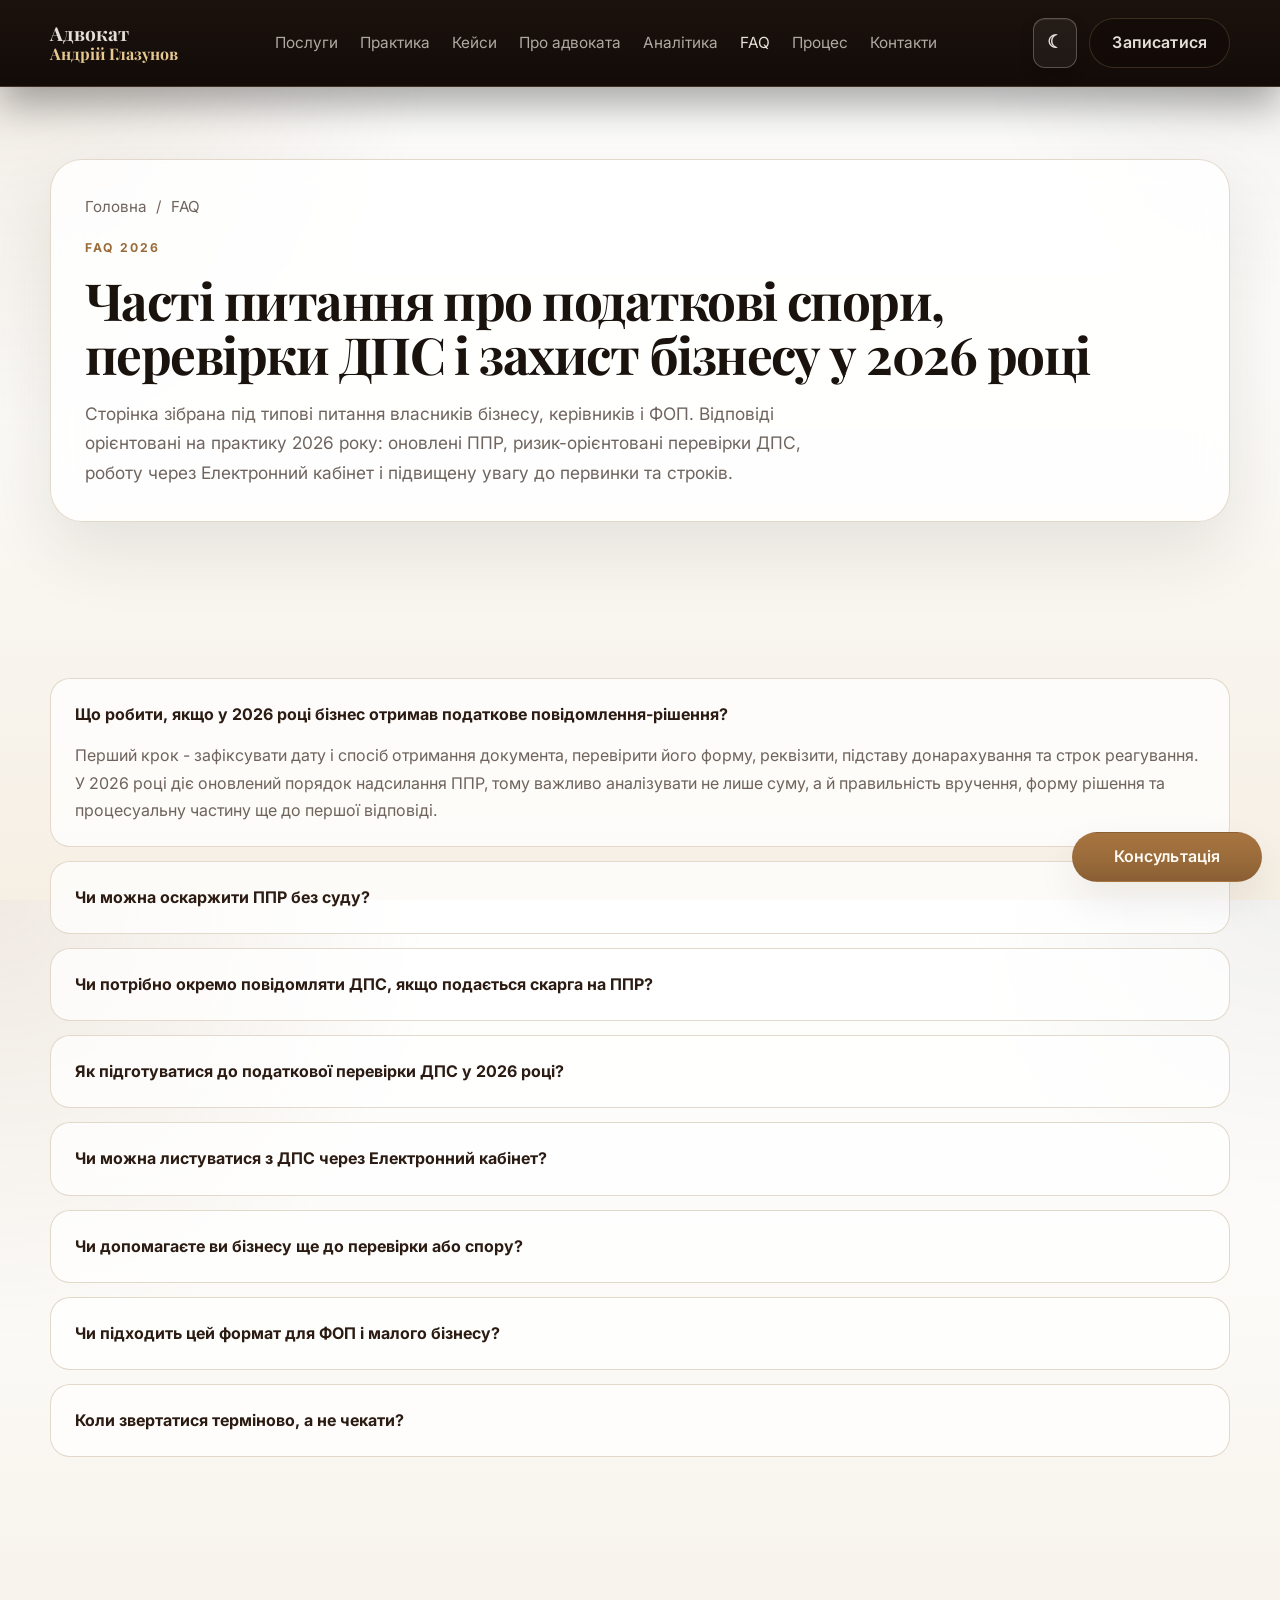
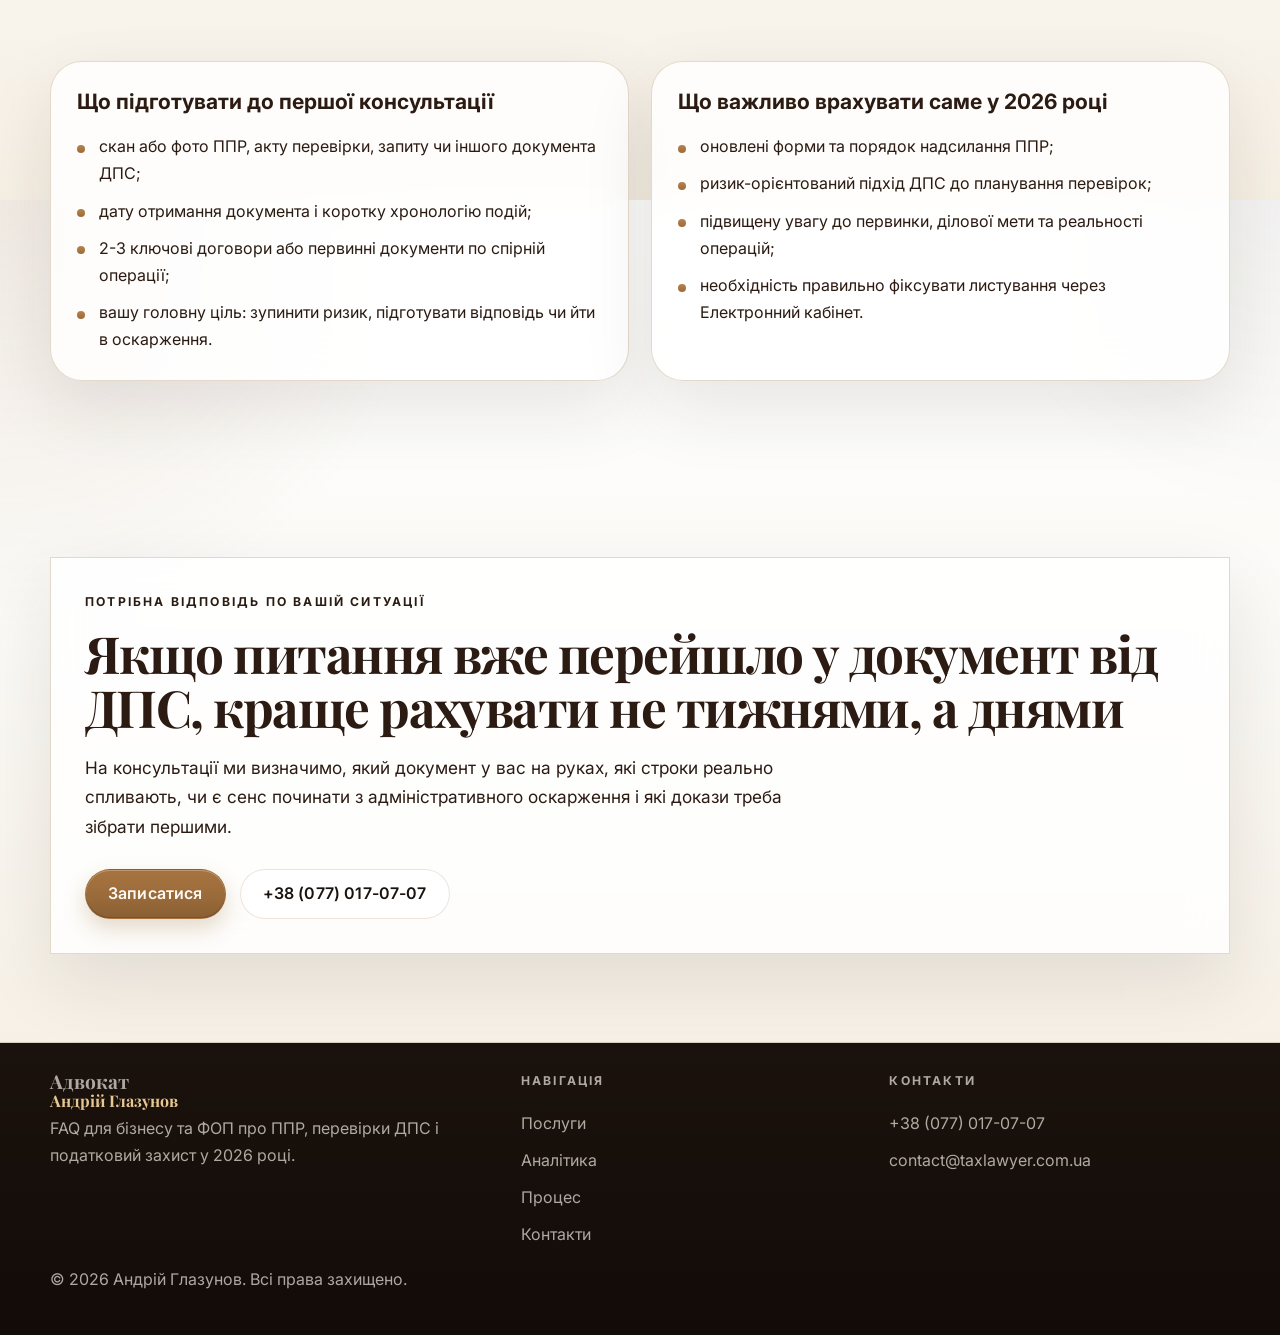
<file: faq.html>
<!doctype html>
<html lang="uk">
<head>
  <meta charset="utf-8">
  <meta name="viewport" content="width=device-width, initial-scale=1">
  <title>FAQ | Податковий адвокат Київ</title>
  <meta name="description" content="FAQ податкового адвоката: актуальні на 2026 рік відповіді про ППР, перевірки ДПС, Електронний кабінет, строки реакції, супровід бізнесу та ФОП.">
  <meta name="robots" content="index,follow">
  <link rel="canonical" href="https://taxlawyer.com.ua/faq.html">
  <meta property="og:locale" content="uk_UA">
  <meta property="og:type" content="website">
  <meta property="og:title" content="FAQ | Податковий адвокат Київ">
  <meta property="og:description" content="Часті питання про ППР, перевірки ДПС, Електронний кабінет і податковий захист бізнесу у 2026 році.">
  <meta property="og:url" content="https://taxlawyer.com.ua/faq.html">
  <meta property="og:image" content="https://taxlawyer.com.ua/images/advocate.jpg">
  <link rel="preconnect" href="https://fonts.googleapis.com">
  <link rel="preconnect" href="https://fonts.gstatic.com" crossorigin>
  <link href="https://fonts.googleapis.com/css2?family=Inter:wght@400;500;600;700;800&family=Playfair+Display:wght@600;700&display=swap" rel="stylesheet">
  <link rel="stylesheet" href="styles.css">
  <link rel="icon" href="images/znachok.png" type="image/png">
  <link rel="apple-touch-icon" href="images/znachok.png">
</head>
<body class="premium-site theme-day">
  <a class="skip-link" href="#main-content">Перейти до контенту</a>
  <header class="header">
    <div class="container nav">
      <a href="index.html" class="brand">Адвокат<span>Андрій Глазунов</span></a>
      <nav class="menu" id="site-menu" aria-label="Головна навігація">
        <a href="services.html">Послуги</a>
        <a href="directions.html">Практика</a>
        <a href="court-decisions.html">Кейси</a>
        <a href="about.html">Про адвоката</a>
        <a href="blog.html">Аналітика</a>
        <a href="faq.html" aria-current="page">FAQ</a>
        <a href="process.html">Процес</a>
        <a href="contact.html">Контакти</a>
      </nav>
      <button class="menu-toggle" type="button" aria-label="Відкрити меню" aria-expanded="false" aria-controls="site-menu">≡</button>
      <div class="nav-actions">
        <button class="btn btn-toggle" id="theme-toggle" type="button" aria-pressed="false" aria-label="Увімкнути нічну тему" title="Увімкнути нічну тему">Ніч</button>
        <a class="btn btn-light" href="contact.html#consultation-form">Записатися</a>
      </div>
    </div>
  </header>

  <main id="main-content">
    <section class="page-hero">
      <div class="container">
        <div class="panel">
          <div class="breadcrumbs"><a href="index.html">Головна</a><span>/</span><span>FAQ</span></div>
          <p class="eyebrow">FAQ 2026</p>
          <h1 class="page-title">Часті питання про податкові спори, перевірки ДПС і захист бізнесу у 2026 році</h1>
          <p class="page-lead">Сторінка зібрана під типові питання власників бізнесу, керівників і ФОП. Відповіді орієнтовані на практику 2026 року: оновлені ППР, ризик-орієнтовані перевірки ДПС, роботу через Електронний кабінет і підвищену увагу до первинки та строків.</p>
        </div>
      </div>
    </section>

    <section class="section">
      <div class="container">
        <div class="faq-list">
          <details open>
            <summary>Що робити, якщо у 2026 році бізнес отримав податкове повідомлення-рішення?</summary>
            <p>Перший крок - зафіксувати дату і спосіб отримання документа, перевірити його форму, реквізити, підставу донарахування та строк реагування. У 2026 році діє оновлений порядок надсилання ППР, тому важливо аналізувати не лише суму, а й правильність вручення, форму рішення та процесуальну частину ще до першої відповіді.</p>
          </details>
          <details>
            <summary>Чи можна оскаржити ППР без суду?</summary>
            <p>Так, у багатьох ситуаціях спочатку доцільно пройти адміністративне оскарження в органі ДПС вищого рівня. Але маршрут залежить від типу рішення, строків і якості документів. У 2026 році особливо важливо одразу вибудувати правильну логіку: що саме оскаржується, які докази подаються і який наступний крок буде у разі відмови.</p>
          </details>
          <details>
            <summary>Чи потрібно окремо повідомляти ДПС, якщо подається скарга на ППР?</summary>
            <p>Так, у практиці 2026 року це критичний технічний момент: коли скарга подається до органу вищого рівня, варто правильно і вчасно повідомити орган, який виніс ППР, та зберегти підтвердження подання. Помилки на цій стадії часто послаблюють позицію ще до розгляду спору по суті.</p>
          </details>
          <details>
            <summary>Як підготуватися до податкової перевірки ДПС у 2026 році?</summary>
            <p>Підхід ДПС у 2026 році залишається ризик-орієнтованим, тому бізнесу важливо не чекати перевірки, а заздалегідь перевірити договори, первинку, пояснення щодо господарської мети операцій, податкову звітність і внутрішню комунікацію між керівником, бухгалтерією та підрядниками. Підготовка повинна бути практичною: які документи покажете, хто говоритиме з перевіряючими і як фіксуватиметься кожен запит.</p>
          </details>
          <details>
            <summary>Чи можна листуватися з ДПС через Електронний кабінет?</summary>
            <p>Так. У 2026 році Електронний кабінет - це робочий канал для листування, подання звернень і фіксації комунікації з податковим органом. Для цього потрібна коректна авторизація та підписання документів КЕП. На практиці важливо не просто відправити файл, а правильно оформити зміст звернення і зберегти підтвердження реєстрації.</p>
          </details>
          <details>
            <summary>Чи допомагаєте ви бізнесу ще до перевірки або спору?</summary>
            <p>Так. Часто найвигідніша робота починається не після ППР, а до нього: аудит первинки, ревізія договорів, підготовка команди до запитів ДПС, перевірка слабких місць у документах і побудова безпечної моделі реагування. У 2026 році це особливо актуально, бо слабка первинна реакція часто дорожча за подальший спір.</p>
          </details>
          <details>
            <summary>Чи підходить цей формат для ФОП і малого бізнесу?</summary>
            <p>Так. Для ФОП і малого бізнесу податковий ризик часто пов'язаний не з великими сумами, а з пропущеним строком, невдалою відповіддю на запит, слабкою первинкою або невірно оформленими відносинами з контрагентами. Формат супроводу адаптується під масштаб бізнесу і реальний рівень ризику.</p>
          </details>
          <details>
            <summary>Коли звертатися терміново, а не чекати?</summary>
            <p>Звертатися одразу варто, якщо вже отримано ППР, акт перевірки, запит ДПС, вимогу надати документи або є ризик втрати строку на реакцію. У податкових спорах 2026 року вирішальним часто є не лише право, а й перші 24-72 години після отримання документа.</p>
          </details>
        </div>
      </div>
    </section>

    <section class="section section-soft">
      <div class="container split-list">
        <article class="resource-card">
          <h3>Що підготувати до першої консультації</h3>
          <ul class="article-list">
            <li>скан або фото ППР, акту перевірки, запиту чи іншого документа ДПС;</li>
            <li>дату отримання документа і коротку хронологію подій;</li>
            <li>2-3 ключові договори або первинні документи по спірній операції;</li>
            <li>вашу головну ціль: зупинити ризик, підготувати відповідь чи йти в оскарження.</li>
          </ul>
        </article>
        <article class="resource-card">
          <h3>Що важливо врахувати саме у 2026 році</h3>
          <ul class="article-list">
            <li>оновлені форми та порядок надсилання ППР;</li>
            <li>ризик-орієнтований підхід ДПС до планування перевірок;</li>
            <li>підвищену увагу до первинки, ділової мети та реальності операцій;</li>
            <li>необхідність правильно фіксувати листування через Електронний кабінет.</li>
          </ul>
        </article>
      </div>
    </section>

    <section class="section">
      <div class="container">
        <div class="cta-banner">
          <p class="eyebrow">Потрібна відповідь по вашій ситуації</p>
          <h2 class="section-title">Якщо питання вже перейшло у документ від ДПС, краще рахувати не тижнями, а днями</h2>
          <p class="section-lead">На консультації ми визначимо, який документ у вас на руках, які строки реально спливають, чи є сенс починати з адміністративного оскарження і які докази треба зібрати першими.</p>
          <div class="inline-actions">
            <a class="btn btn-primary" href="contact.html#consultation-form">Записатися</a>
            <a class="btn btn-ghost" href="tel:+380770170707">+38 (077) 017-07-07</a>
          </div>
        </div>
      </div>
    </section>
  </main>

  <footer class="footer">
    <div class="container footer-inner">
      <div class="footer-grid">
        <div><a href="index.html" class="brand">Адвокат<span>Андрій Глазунов</span></a><p>FAQ для бізнесу та ФОП про ППР, перевірки ДПС і податковий захист у 2026 році.</p></div>
        <div><p class="eyebrow">Навігація</p><nav class="footer-nav" aria-label="Footer navigation"><a href="services.html">Послуги</a><a href="blog.html">Аналітика</a><a href="process.html">Процес</a><a href="contact.html">Контакти</a></nav></div>
        <div><p class="eyebrow">Контакти</p><nav class="footer-nav" aria-label="Footer contacts"><a href="tel:+380770170707">+38 (077) 017-07-07</a><a href="mailto:contact@taxlawyer.com.ua">contact@taxlawyer.com.ua</a></nav></div>
      </div>
      <p>&copy; <span data-current-year></span> Андрій Глазунов. Всі права захищено.</p>
    </div>
  </footer>

  <a class="btn btn-primary floating-cta" href="contact.html#consultation-form">Консультація</a>
  <script src="script.js"></script>
</body>
</html>
</file>
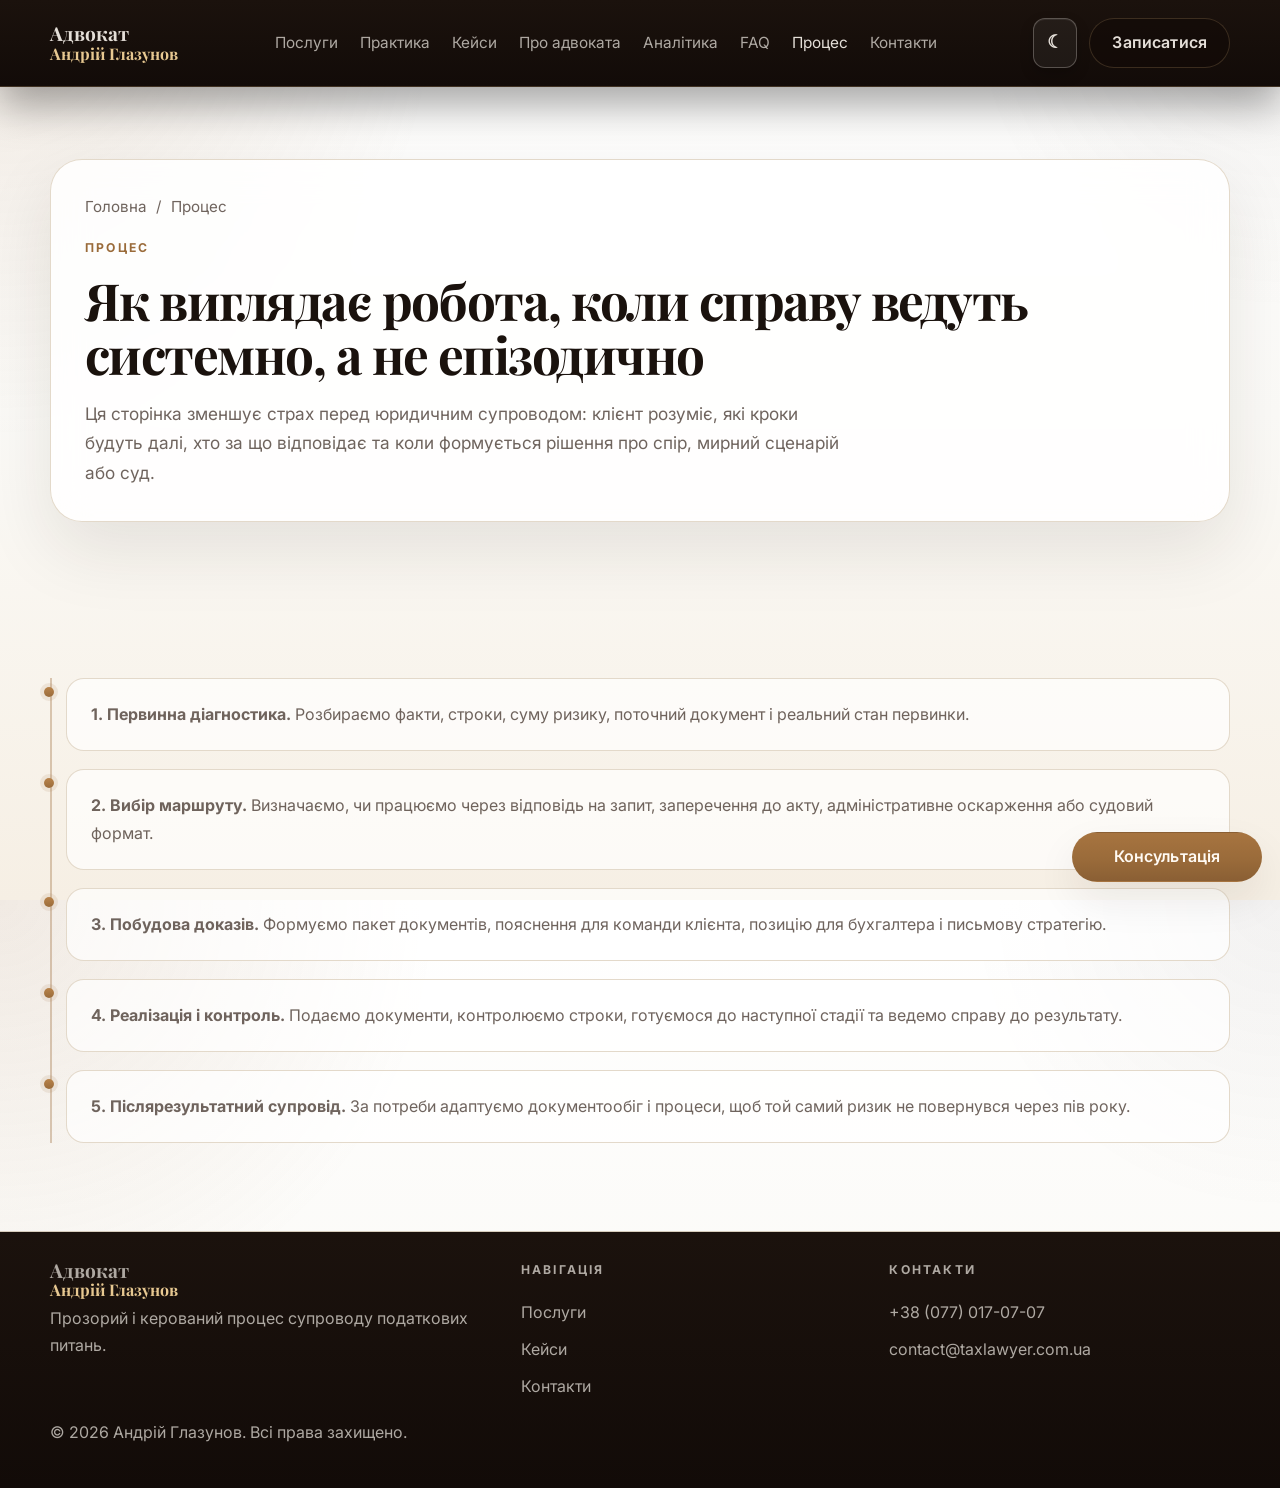
<file: process.html>
<!doctype html>
<html lang="uk">
<head>
  <meta charset="utf-8">
  <meta name="viewport" content="width=device-width, initial-scale=1">
  <title>Процес роботи | Податковий адвокат Київ</title>
  <meta name="description" content="Як виглядає робота з податковим адвокатом: діагностика, план дій, збір доказів, супровід перевірок ДПС, оскарження податкових рішень і судовий етап.">
  <meta name="robots" content="index,follow">
  <link rel="canonical" href="https://taxlawyer.com.ua/process.html">
  <meta property="og:locale" content="uk_UA">
  <meta property="og:type" content="website">
  <meta property="og:title" content="Процес роботи | Податковий адвокат Київ">
  <meta property="og:description" content="Прозора модель співпраці без хаосу та зайвих формальностей.">
  <meta property="og:url" content="https://taxlawyer.com.ua/process.html">
  <meta property="og:image" content="https://taxlawyer.com.ua/images/advocate.jpg">
  <link rel="preconnect" href="https://fonts.googleapis.com">
  <link rel="preconnect" href="https://fonts.gstatic.com" crossorigin>
  <link href="https://fonts.googleapis.com/css2?family=Inter:wght@400;500;600;700;800&family=Playfair+Display:wght@600;700&display=swap" rel="stylesheet">
  <link rel="stylesheet" href="styles.css">
  <link rel="icon" href="images/znachok.png" type="image/png">
  <link rel="apple-touch-icon" href="images/znachok.png">
</head>
<body class="premium-site theme-day">
  <a class="skip-link" href="#main-content">Перейти до контенту</a>
  <header class="header">
    <div class="container nav">
      <a href="index.html" class="brand">Адвокат<span>Андрій Глазунов</span></a>
      <nav class="menu" id="site-menu" aria-label="Головна навігація">
        <a href="services.html">Послуги</a>
        <a href="directions.html">Практика</a>
        <a href="court-decisions.html">Кейси</a>
        <a href="about.html">Про адвоката</a>
        <a href="blog.html">Аналітика</a>
        <a href="faq.html">FAQ</a>
        <a href="process.html" aria-current="page">Процес</a>
        <a href="contact.html">Контакти</a>
      </nav>
      <button class="menu-toggle" type="button" aria-label="Відкрити меню" aria-expanded="false" aria-controls="site-menu">≡</button>
      <div class="nav-actions">
        <button class="btn btn-toggle" id="theme-toggle" type="button" aria-pressed="false" aria-label="Увімкнути нічну тему" title="Увімкнути нічну тему">Ніч</button>
        <a class="btn btn-light" href="contact.html#consultation-form">Записатися</a>
      </div>
    </div>
  </header>

  <main id="main-content">
    <section class="page-hero">
      <div class="container">
        <div class="panel">
          <div class="breadcrumbs"><a href="index.html">Головна</a><span>/</span><span>Процес</span></div>
          <p class="eyebrow">Процес</p>
          <h1 class="page-title">Як виглядає робота, коли справу ведуть системно, а не епізодично</h1>
          <p class="page-lead">Ця сторінка зменшує страх перед юридичним супроводом: клієнт розуміє, які кроки будуть далі, хто за що відповідає та коли формується рішення про спір, мирний сценарій або суд.</p>
        </div>
      </div>
    </section>

    <section class="section">
      <div class="container">
        <ol class="timeline">
          <li><strong>1. Первинна діагностика.</strong> Розбираємо факти, строки, суму ризику, поточний документ і реальний стан первинки.</li>
          <li><strong>2. Вибір маршруту.</strong> Визначаємо, чи працюємо через відповідь на запит, заперечення до акту, адміністративне оскарження або судовий формат.</li>
          <li><strong>3. Побудова доказів.</strong> Формуємо пакет документів, пояснення для команди клієнта, позицію для бухгалтера і письмову стратегію.</li>
          <li><strong>4. Реалізація і контроль.</strong> Подаємо документи, контролюємо строки, готуємося до наступної стадії та ведемо справу до результату.</li>
          <li><strong>5. Післярезультатний супровід.</strong> За потреби адаптуємо документообіг і процеси, щоб той самий ризик не повернувся через пів року.</li>
        </ol>
      </div>
    </section>
  </main>

  <footer class="footer">
    <div class="container footer-inner">
      <div class="footer-grid">
        <div><a href="index.html" class="brand">Адвокат<span>Андрій Глазунов</span></a><p>Прозорий і керований процес супроводу податкових питань.</p></div>
        <div><p class="eyebrow">Навігація</p><nav class="footer-nav" aria-label="Footer navigation"><a href="services.html">Послуги</a><a href="court-decisions.html">Кейси</a><a href="contact.html">Контакти</a></nav></div>
        <div><p class="eyebrow">Контакти</p><nav class="footer-nav" aria-label="Footer contacts"><a href="tel:+380770170707">+38 (077) 017-07-07</a><a href="mailto:contact@taxlawyer.com.ua">contact@taxlawyer.com.ua</a></nav></div>
      </div>
      <p>&copy; <span data-current-year></span> Андрій Глазунов. Всі права захищено.</p>
    </div>
  </footer>

  <a class="btn btn-primary floating-cta" href="contact.html#consultation-form">Консультація</a>
  <script src="script.js"></script>
</body>
</html>
</file>
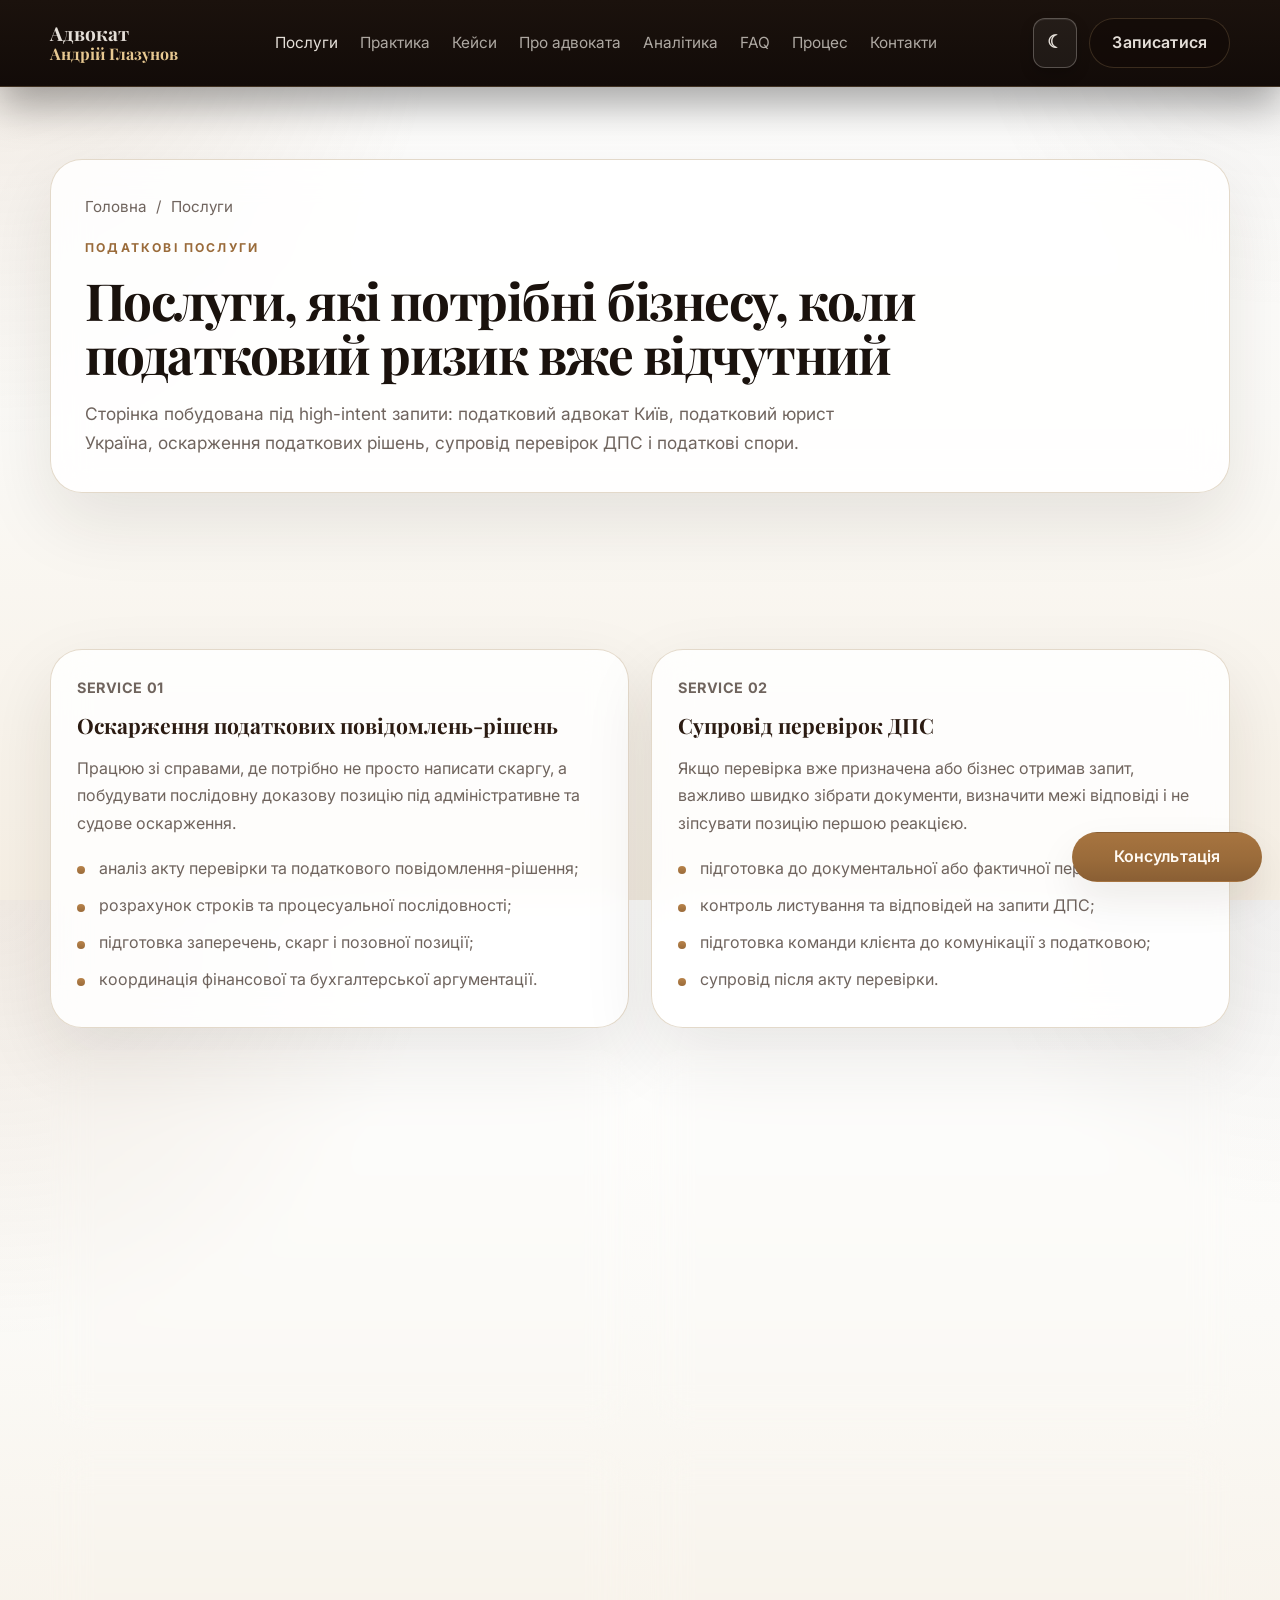
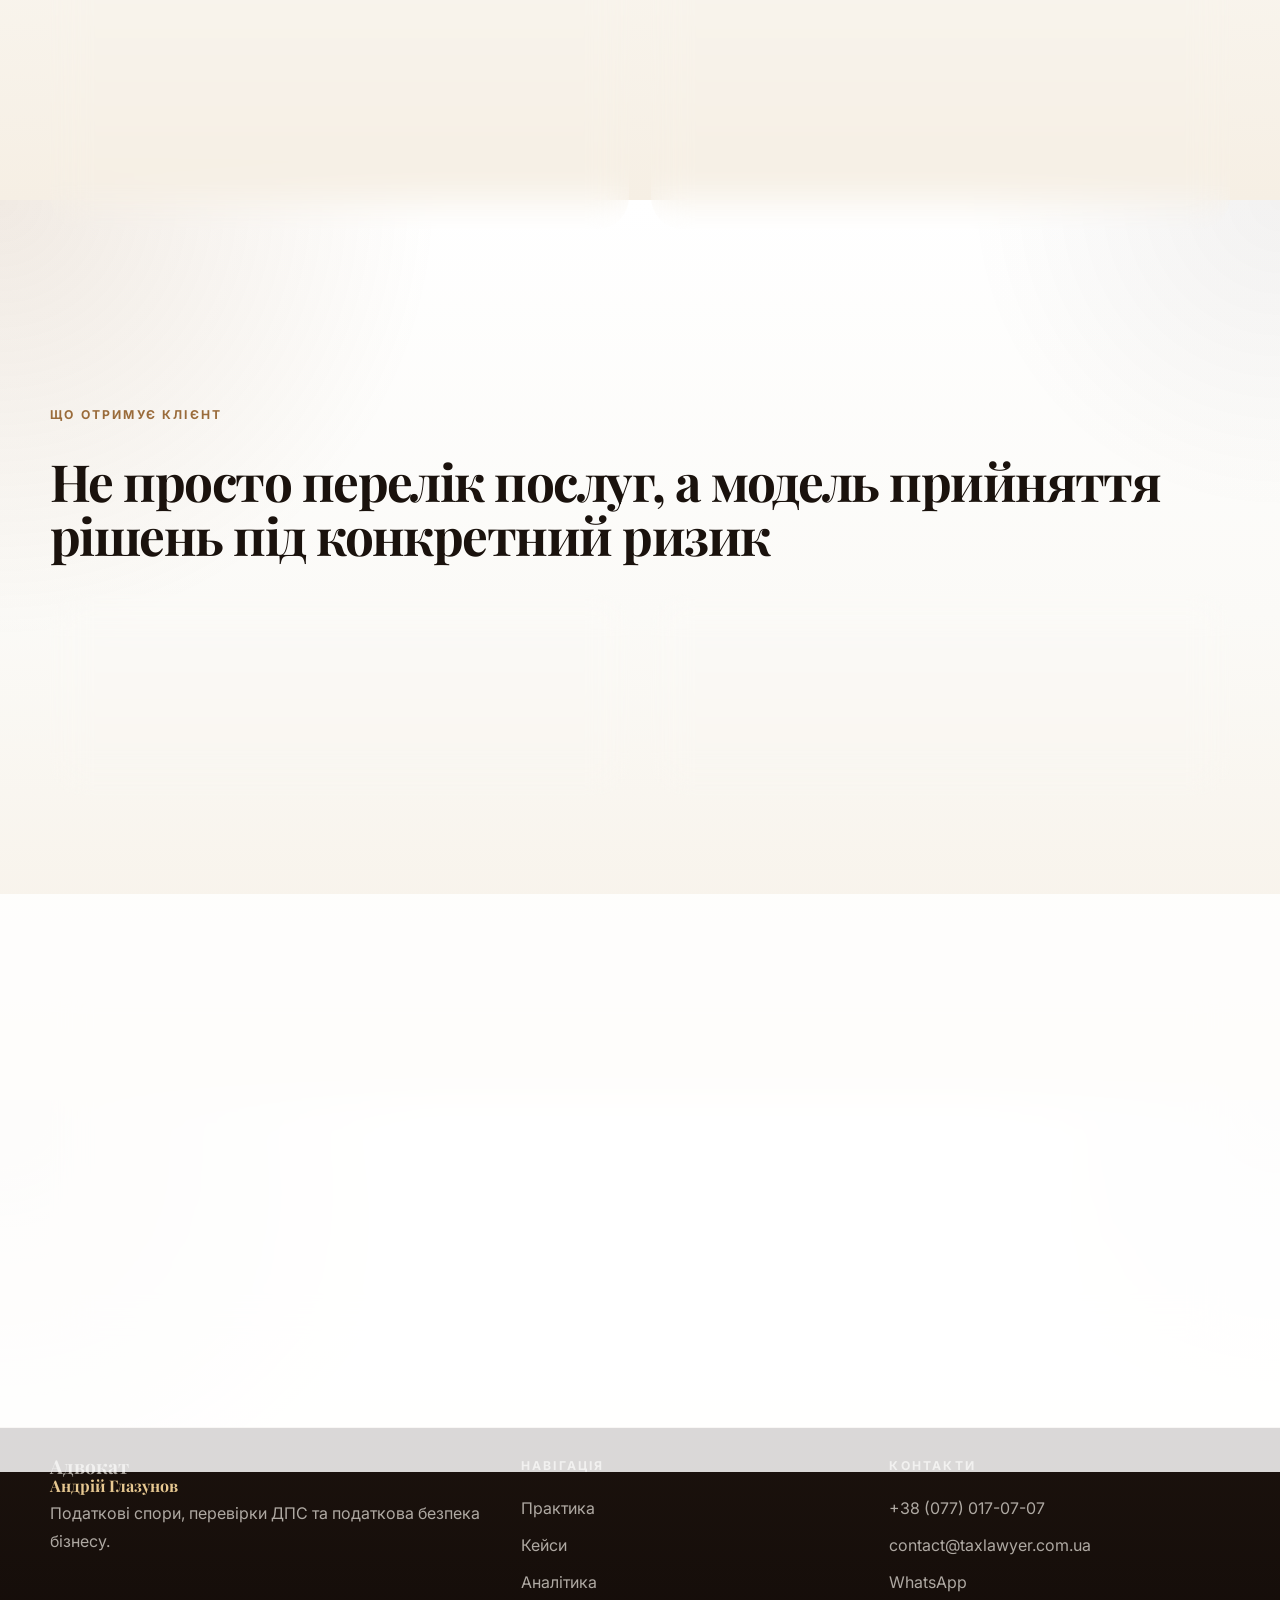
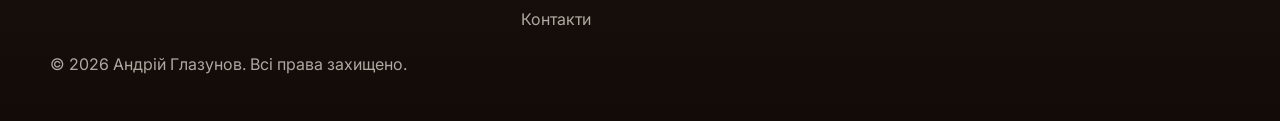
<file: services.html>
<!doctype html>
<html lang="uk">
<head>
  <meta charset="utf-8">
  <meta name="viewport" content="width=device-width, initial-scale=1">
  <title>Податкові послуги для бізнесу | Податковий адвокат Київ</title>
  <meta name="description" content="Податкові послуги для бізнесу та ФОП: супровід перевірок ДПС, оскарження податкових рішень, податкові спори, аудит договорів і первинки.">
  <meta name="robots" content="index,follow">
  <link rel="canonical" href="https://taxlawyer.com.ua/services.html">
  <meta property="og:locale" content="uk_UA">
  <meta property="og:type" content="website">
  <meta property="og:title" content="Податкові послуги для бізнесу | Податковий адвокат Київ">
  <meta property="og:description" content="Оскарження податкових рішень, спори з ДПС, податкова безпека бізнесу та ФОП.">
  <meta property="og:url" content="https://taxlawyer.com.ua/services.html">
  <meta property="og:image" content="https://taxlawyer.com.ua/images/advocate.jpg">
  <meta property="twitter:card" content="summary_large_image">
  <meta property="twitter:title" content="Податкові послуги для бізнесу | Податковий адвокат Київ">
  <meta property="twitter:description" content="Податковий юрист Україна для бізнесу, власників і ФОП.">
  <meta property="twitter:image" content="https://taxlawyer.com.ua/images/advocate.jpg">
  <link rel="preconnect" href="https://fonts.googleapis.com">
  <link rel="preconnect" href="https://fonts.gstatic.com" crossorigin>
  <link href="https://fonts.googleapis.com/css2?family=Inter:wght@400;500;600;700;800&family=Playfair+Display:wght@600;700&display=swap" rel="stylesheet">
  <link rel="stylesheet" href="styles.css">
  <link rel="icon" href="images/znachok.png" type="image/png">
  <link rel="apple-touch-icon" href="images/znachok.png">
  <script type="application/ld+json">
  {
    "@context": "https://schema.org",
    "@type": "LegalService",
    "name": "Андрій Глазунов | Податковий адвокат",
    "url": "https://taxlawyer.com.ua/services.html",
    "telephone": "+380770170707",
    "email": "contact@taxlawyer.com.ua",
    "areaServed": ["Київ", "Україна"],
    "serviceType": [
      "Оскарження податкових рішень",
      "Супровід перевірок ДПС",
      "Податкові спори",
      "Податкова безпека бізнесу"
    ]
  }
  </script>
</head>
<body class="premium-site theme-day">
  <a class="skip-link" href="#main-content">Перейти до контенту</a>

  <header class="header">
    <div class="container nav">
      <a href="index.html" class="brand">Адвокат<span>Андрій Глазунов</span></a>
      <nav class="menu" id="site-menu" aria-label="Головна навігація">
        <a href="services.html" aria-current="page">Послуги</a>
        <a href="directions.html">Практика</a>
        <a href="court-decisions.html">Кейси</a>
        <a href="about.html">Про адвоката</a>
        <a href="blog.html">Аналітика</a>
        <a href="faq.html">FAQ</a>
        <a href="process.html">Процес</a>
        <a href="contact.html">Контакти</a>
      </nav>
      <button class="menu-toggle" type="button" aria-label="Відкрити меню" aria-expanded="false" aria-controls="site-menu">≡</button>
      <div class="nav-actions">
        <button class="btn btn-toggle" id="theme-toggle" type="button" aria-pressed="false" aria-label="Увімкнути нічну тему" title="Увімкнути нічну тему">Ніч</button>
        <a class="btn btn-light" href="contact.html#consultation-form">Записатися</a>
      </div>
    </div>
  </header>

  <main id="main-content">
    <section class="page-hero">
      <div class="container">
        <div class="panel">
          <div class="breadcrumbs"><a href="index.html">Головна</a><span>/</span><span>Послуги</span></div>
          <p class="eyebrow">Податкові послуги</p>
          <h1 class="page-title">Послуги, які потрібні бізнесу, коли податковий ризик вже відчутний</h1>
          <p class="page-lead">Сторінка побудована під high-intent запити: податковий адвокат Київ, податковий юрист Україна, оскарження податкових рішень, супровід перевірок ДПС і податкові спори.</p>
        </div>
      </div>
    </section>

    <section class="section">
      <div class="container">
        <div class="service-stack">
          <article class="service-card">
            <p class="blog-meta">Service 01</p>
            <h2>Оскарження податкових повідомлень-рішень</h2>
            <p>Працюю зі справами, де потрібно не просто написати скаргу, а побудувати послідовну доказову позицію під адміністративне та судове оскарження.</p>
            <ul class="service-list">
              <li>аналіз акту перевірки та податкового повідомлення-рішення;</li>
              <li>розрахунок строків та процесуальної послідовності;</li>
              <li>підготовка заперечень, скарг і позовної позиції;</li>
              <li>координація фінансової та бухгалтерської аргументації.</li>
            </ul>
          </article>

          <article class="service-card">
            <p class="blog-meta">Service 02</p>
            <h2>Супровід перевірок ДПС</h2>
            <p>Якщо перевірка вже призначена або бізнес отримав запит, важливо швидко зібрати документи, визначити межі відповіді і не зіпсувати позицію першою реакцією.</p>
            <ul class="service-list">
              <li>підготовка до документальної або фактичної перевірки;</li>
              <li>контроль листування та відповідей на запити ДПС;</li>
              <li>підготовка команди клієнта до комунікації з податковою;</li>
              <li>супровід після акту перевірки.</li>
            </ul>
          </article>

          <article class="service-card">
            <p class="blog-meta">Service 03</p>
            <h2>Податковий аудит договорів та первинки</h2>
            <p>Перевіряю, чи витримують ваші договори, акти, рахунки та внутрішні процедури погляд перевіряючого і майбутній спір.</p>
            <ul class="service-list">
              <li>ревізія предмета договору та господарської логіки операції;</li>
              <li>виявлення розривів між договором, актами та оплатою;</li>
              <li>чеклісти для оновлення первинних документів;</li>
              <li>структура податкової безпеки перед масштабуванням.</li>
            </ul>
          </article>

          <article class="service-card">
            <p class="blog-meta">Service 04</p>
            <h2>Податковий супровід ФОП та власників бізнесу</h2>
            <p>Підходить, коли бізнес зростає, змішує ролі засновника, директора, підрядників і кількох ФОП або заходить у нову модель роботи з підвищеним податковим навантаженням.</p>
            <ul class="service-list">
              <li>розбір поточної моделі роботи та джерел ризику;</li>
              <li>підготовка до запитів і перевірок;</li>
              <li>персональна консультація для власника або директора;</li>
              <li>дорожня карта на 30-90 днів.</li>
            </ul>
          </article>

          <article class="service-card">
            <p class="blog-meta">Service 05</p>
            <h2>Судові податкові спори</h2>
            <p>Коли адміністративний ресурс вичерпано або справа одразу потребує судового маршруту, формую пакет доказів, письмову позицію і подальшу процесуальну логіку.</p>
            <ul class="service-list">
              <li>оцінка судової перспективи;</li>
              <li>формування доказової архітектури;</li>
              <li>супровід спору у адміністративному суді;</li>
              <li>підготовка до виконання рішення та подальших дій.</li>
            </ul>
          </article>

          <article class="service-card">
            <p class="blog-meta">Service 06</p>
            <h2>Стратегічна консультація для керівника</h2>
            <p>Формат для ситуацій, де потрібно швидко зрозуміти, що відбувається, які документи критичні, чи можна знизити ризик без публічного конфлікту і коли потрібно входити в спір.</p>
            <ul class="service-list">
              <li>короткий executive-format брифінг;</li>
              <li>матриця ризиків і строків;</li>
              <li>рекомендації для бухгалтера, фіндиректора або COO;</li>
              <li>next steps у зрозумілій бізнесу формі.</li>
            </ul>
          </article>
        </div>
      </div>
    </section>

    <section class="section section-soft">
      <div class="container">
        <div class="section-header">
          <p class="eyebrow">Що отримує клієнт</p>
          <h2 class="section-title">Не просто перелік послуг, а модель прийняття рішень під конкретний ризик</h2>
        </div>
        <div class="split-list">
          <article class="resource-card">
            <h3>До старту роботи</h3>
            <ul class="article-list">
              <li>швидкий збір фактів і документів;</li>
              <li>оцінка строків, суми ризику та репутаційного впливу;</li>
              <li>визначення, чи доцільне оскарження прямо зараз.</li>
            </ul>
          </article>
          <article class="resource-card">
            <h3>Під час супроводу</h3>
            <ul class="article-list">
              <li>чітка процесуальна послідовність без хаотичних дій;</li>
              <li>узгоджена позиція для бухгалтера і керівника;</li>
              <li>готовність до адміністративного та судового етапу.</li>
            </ul>
          </article>
        </div>
      </div>
    </section>

    <section class="section">
      <div class="container">
        <div class="cta-banner">
          <p class="eyebrow">Конверсія</p>
          <h2 class="section-title">Безкоштовний аналіз ситуації перед стартом повного супроводу</h2>
          <p class="section-lead">Опишіть проблему, і я скажу, який формат потрібен саме вам: разова консультація, оперативний супровід перевірки, оскарження ППР чи повноцінний спір.</p>
          <div class="inline-actions">
            <a class="btn btn-primary" href="contact.html#consultation-form">Записатися на консультацію</a>
            <a class="btn btn-ghost" href="tel:+380770170707">Зателефонувати зараз</a>
          </div>
        </div>
      </div>
    </section>
  </main>

  <footer class="footer">
    <div class="container footer-inner">
      <div class="footer-grid">
        <div>
          <a href="index.html" class="brand">Адвокат<span>Андрій Глазунов</span></a>
          <p>Податкові спори, перевірки ДПС та податкова безпека бізнесу.</p>
        </div>
        <div>
          <p class="eyebrow">Навігація</p>
          <nav class="footer-nav" aria-label="Footer navigation">
            <a href="directions.html">Практика</a>
            <a href="court-decisions.html">Кейси</a>
            <a href="blog.html">Аналітика</a>
            <a href="contact.html">Контакти</a>
          </nav>
        </div>
        <div>
          <p class="eyebrow">Контакти</p>
          <nav class="footer-nav" aria-label="Footer contacts">
            <a href="tel:+380770170707">+38 (077) 017-07-07</a>
            <a href="mailto:contact@taxlawyer.com.ua">contact@taxlawyer.com.ua</a>
            <a href="https://wa.me/380770170707" target="_blank" rel="noopener noreferrer">WhatsApp</a>
          </nav>
        </div>
      </div>
      <p>&copy; <span data-current-year></span> Андрій Глазунов. Всі права захищено.</p>
    </div>
  </footer>

  <a class="btn btn-primary floating-cta" href="contact.html#consultation-form">Консультація</a>
  <script src="script.js"></script>
</body>
</html>
</file>
<file: styles.css>
:root {
  color-scheme: light;
  --accent: #9a6b3a;
  --accent-hover: #b07a42;
  --accent-2: #caa574;
  --ring: rgba(154, 107, 58, 0.35);
}

/* Day: dark header + light page */
body.theme-day {
  color-scheme: light;

  --page-text: #2b1b12;
  --page-muted: rgba(43, 27, 18, 0.68);
  --page-line: rgba(226, 215, 200, 0.95);
  --page-ink: #1a120d;

  --bg-a: #ffffff;
  --bg-b: #fbfaf7;
  --bg-c: #f6efe4;
  --bg-spot-1: rgba(154, 107, 58, 0.14);
  --bg-spot-2: rgba(43, 27, 18, 0.06);

  --surface: #ffffff;
  --surface-2: #f7f1ea;
  --border: rgba(226, 215, 200, 0.95);
  --shadow: rgba(43, 27, 18, 0.08);
  --shadow-soft: rgba(43, 27, 18, 0.06);

  --muted-band: rgba(243, 238, 230, 0.75);

  --hdr-bg: linear-gradient(180deg, #1b120d 0%, #120b08 100%);
  --hdr-border: rgba(202, 165, 116, 0.22);
  --hdr-text: rgba(246, 241, 234, 0.92);
  --hdr-muted: rgba(246, 241, 234, 0.68);
  --hdr-brand: rgba(246, 241, 234, 0.96);
  --hdr-brand-accent: #e7c891;
  --hdr-scrim: rgba(18, 11, 8, 0.62);
}

/* Night: dark header + darker page (still “two-tone” vs header) */
body.theme-night {
  color-scheme: dark;

  --page-text: rgba(246, 241, 234, 0.92);
  --page-muted: rgba(246, 241, 234, 0.68);
  --page-line: rgba(202, 165, 116, 0.18);
  --page-ink: rgba(246, 241, 234, 0.96);

  --bg-a: #0f0c0a;
  --bg-b: #15100d;
  --bg-c: #1b140f;
  --bg-spot-1: rgba(231, 200, 145, 0.10);
  --bg-spot-2: rgba(0, 0, 0, 0.35);

  --surface: rgba(255, 255, 255, 0.06);
  --surface-2: rgba(255, 255, 255, 0.085);
  --border: rgba(202, 165, 116, 0.18);
  --shadow: rgba(0, 0, 0, 0.45);
  --shadow-soft: rgba(0, 0, 0, 0.35);

  --muted-band: rgba(255, 255, 255, 0.04);

  --hdr-bg: linear-gradient(180deg, #120b08 0%, #0b0705 100%);
  --hdr-border: rgba(202, 165, 116, 0.22);
  --hdr-text: rgba(246, 241, 234, 0.92);
  --hdr-muted: rgba(246, 241, 234, 0.66);
  --hdr-brand: rgba(246, 241, 234, 0.96);
  --hdr-brand-accent: #e7c891;
  --hdr-scrim: rgba(18, 11, 8, 0.72);
}

* {
  box-sizing: border-box;
}

html {
  scroll-behavior: smooth;
  height: 100%;
}

body {
  margin: 0;
  min-height: 100%;
  display: flex;
  flex-direction: column;
  font-family: Inter, Arial, sans-serif;
  color: var(--page-text);
  background:
    radial-gradient(1200px 700px at 12% -10%, var(--bg-spot-1), transparent 55%),
    radial-gradient(900px 600px at 92% 0%, var(--bg-spot-2), transparent 58%),
    linear-gradient(180deg, var(--bg-a) 0%, var(--bg-b) 46%, var(--bg-c) 100%);
  line-height: 1.6;
}

body > main {
  flex: 1 0 auto;
}

.container {
  width: min(1120px, calc(100% - 40px));
  margin: 0 auto;
}

.header {
  position: sticky;
  top: 0;
  z-index: 20;
  flex-shrink: 0;
  background: var(--hdr-bg);
  border-bottom: 1px solid var(--hdr-border);
  box-shadow: 0 18px 40px rgba(0, 0, 0, 0.35);
}

.nav {
  display: grid;
  grid-template-columns: auto 1fr auto;
  align-items: center;
  column-gap: 22px;
  min-height: 82px;
}

.brand {
  color: var(--hdr-brand);
  text-decoration: none;
  font-family: "Playfair Display", Georgia, serif;
  line-height: 1.05;
  font-size: 1.2rem;
}

.brand span {
  color: var(--hdr-brand-accent);
  font-size: 1rem;
}

.menu {
  display: flex;
  align-items: center;
  justify-content: center;
  min-width: 0;
  flex-wrap: wrap;
  gap: 24px;
}

.menu-toggle {
  display: none;
  width: 42px;
  height: 42px;
  border-radius: 10px;
  border: 1px solid rgba(246, 241, 234, 0.22);
  background: rgba(255, 255, 255, 0.06);
  color: var(--hdr-text);
  align-items: center;
  justify-content: center;
  font-size: 1.3rem;
  line-height: 1;
  cursor: pointer;
  transition: transform 0.24s ease, box-shadow 0.24s ease, border-color 0.24s ease;
}

.menu-toggle:hover {
  border-color: rgba(231, 200, 145, 0.45);
  transform: translateY(-2px) scale(1.02);
  box-shadow:
    0 12px 24px rgba(0, 0, 0, 0.28),
    inset 0 1px 0 rgba(255, 255, 255, 0.24),
    inset 0 -1px 0 rgba(0, 0, 0, 0.22);
}

.menu-toggle:focus-visible {
  outline: 2px solid rgba(231, 200, 145, 0.55);
  outline-offset: 2px;
}

.header .menu a {
  color: var(--hdr-muted);
  text-decoration: none;
  transition: color 0.2s ease;
}

.header .menu a:hover {
  color: var(--hdr-text);
}

.footer a {
  color: var(--page-muted);
  text-decoration: none;
  transition: color 0.2s ease;
}

.footer a:hover {
  color: var(--page-ink);
}

.btn {
  display: inline-flex;
  align-items: center;
  justify-content: center;
  border-radius: 8px;
  border: 1px solid transparent;
  text-decoration: none;
  font-weight: 600;
  padding: 11px 18px;
  transition: transform 0.24s ease, box-shadow 0.24s ease, border-color 0.24s ease, filter 0.24s ease, background 0.24s ease, color 0.24s ease;
  cursor: pointer;
  transform: translateY(0) scale(1);
}

.nav-actions {
  display: flex;
  align-items: center;
  justify-content: flex-end;
  gap: 8px;
  flex: 0 0 auto;
}

.btn-primary {
  background: linear-gradient(180deg, #a77440 0%, var(--accent) 55%, #8a5f34 100%);
  color: #fffaf3;
  box-shadow:
    0 10px 22px rgba(154, 107, 58, 0.26),
    inset 0 1px 0 rgba(255, 255, 255, 0.25),
    inset 0 -1px 0 rgba(78, 45, 20, 0.28);
}

.btn-primary:hover {
  background: linear-gradient(180deg, #b8834a 0%, var(--accent-hover) 55%, #965f33 100%);
  transform: translateY(-2px) scale(1.01);
  box-shadow:
    0 16px 32px rgba(154, 107, 58, 0.35),
    0 4px 10px rgba(0, 0, 0, 0.18),
    inset 0 1px 0 rgba(255, 255, 255, 0.35),
    inset 0 -1px 0 rgba(78, 45, 20, 0.34);
}

.btn-light {
  border-color: rgba(154, 107, 58, 0.35);
  color: var(--page-ink);
  background: rgba(255, 255, 255, 0.55);
}

.btn-light:hover,
.btn-ghost:hover {
  border-color: rgba(154, 107, 58, 0.65);
  color: var(--accent);
  transform: translateY(-2px) scale(1.01);
  box-shadow:
    0 14px 28px var(--shadow-soft),
    inset 0 1px 0 rgba(255, 255, 255, 0.32),
    inset 0 -1px 0 rgba(0, 0, 0, 0.08);
}

.btn-ghost {
  border-color: color-mix(in srgb, var(--page-line) 70%, transparent);
  color: var(--page-muted);
  background: color-mix(in srgb, var(--surface) 70%, transparent);
}

.header .btn-light {
  border-color: rgba(246, 241, 234, 0.26);
  color: var(--hdr-text);
  background: var(--hdr-scrim);
}

.header .btn-light:hover {
  border-color: rgba(231, 200, 145, 0.45);
  color: var(--hdr-text);
  transform: translateY(-2px) scale(1.01);
  box-shadow:
    0 14px 28px rgba(0, 0, 0, 0.28),
    inset 0 1px 0 rgba(255, 255, 255, 0.22),
    inset 0 -1px 0 rgba(0, 0, 0, 0.25);
}

.btn-toggle {
  width: 44px;
  min-width: 44px;
  height: 44px;
  padding: 0;
  border-radius: 12px;
  border-color: rgba(246, 241, 234, 0.26);
  color: var(--hdr-text);
  font-size: 1.12rem;
  font-weight: 700;
  line-height: 1;
  background: rgba(255, 255, 255, 0.05);
  box-shadow:
    inset 0 1px 0 rgba(255, 255, 255, 0.08),
    0 6px 14px rgba(0, 0, 0, 0.2);
}

.btn-toggle[aria-pressed="true"] {
  background: rgba(231, 200, 145, 0.14);
  border-color: rgba(231, 200, 145, 0.48);
  color: #f9deb0;
  box-shadow:
    inset 0 1px 0 rgba(255, 255, 255, 0.12),
    0 8px 18px rgba(0, 0, 0, 0.24);
}

.btn-toggle:hover {
  border-color: rgba(231, 200, 145, 0.45);
  transform: translateY(-1px);
  box-shadow:
    0 10px 20px rgba(0, 0, 0, 0.24),
    inset 0 1px 0 rgba(255, 255, 255, 0.1);
}

.btn-toggle:focus-visible {
  outline: 2px solid rgba(231, 200, 145, 0.55);
  outline-offset: 2px;
}

.btn:active,
.menu-toggle:active {
  transform: translateY(0) scale(0.99);
  box-shadow:
    inset 0 2px 6px rgba(0, 0, 0, 0.18),
    0 4px 10px rgba(0, 0, 0, 0.16);
}

.hero {
  padding: 64px 0 56px;
}

.hero-grid {
  display: grid;
  grid-template-columns: 1.15fr 0.85fr;
  gap: 34px;
  align-items: center;
}

.hero-copy {
  min-width: 0;
}

.hero-panel {
  position: relative;
  padding: 28px 28px 26px;
  border-radius: 18px;
  border: 1px solid var(--border);
  background:
    radial-gradient(900px 420px at 10% 0%, color-mix(in srgb, var(--accent-2) 18%, transparent), transparent 55%),
    linear-gradient(180deg, color-mix(in srgb, var(--surface) 92%, transparent) 0%, var(--surface) 55%, var(--surface-2) 100%);
  box-shadow: 0 26px 70px var(--shadow-soft);
  overflow: hidden;
}

.hero-panel::before {
  content: "";
  position: absolute;
  inset: 0;
  pointer-events: none;
  background: linear-gradient(135deg, rgba(231, 200, 145, 0.22), transparent 38%, transparent 62%, rgba(154, 107, 58, 0.10));
  opacity: 0.55;
}

.hero-panel > * {
  position: relative;
}

.hero-kicker {
  margin: -2px 0 14px;
  color: color-mix(in srgb, var(--page-text) 72%, transparent);
  font-weight: 650;
  letter-spacing: 0.02em;
}

.hero-title {
  margin: 0 0 14px;
  font-family: "Playfair Display", Georgia, serif;
  font-weight: 700;
  line-height: 1.08;
  font-size: clamp(2.2rem, 4.2vw, 3.7rem);
  letter-spacing: -0.02em;
}

.hero-subtitle {
  margin: 0 0 18px;
  max-width: 62ch;
  color: var(--page-muted);
  font-size: 1.05rem;
  line-height: 1.75;
}

.hero-chips {
  display: flex;
  flex-wrap: wrap;
  gap: 10px;
  margin: 0 0 18px;
}

.chip {
  display: inline-flex;
  align-items: center;
  gap: 8px;
  padding: 8px 12px;
  border-radius: 999px;
  border: 1px solid color-mix(in srgb, var(--border) 85%, transparent);
  background: color-mix(in srgb, var(--surface) 70%, transparent);
  color: color-mix(in srgb, var(--page-text) 78%, transparent);
  font-size: 0.92rem;
  font-weight: 600;
}

.hero-visual {
  justify-self: end;
  width: min(420px, 100%);
}

.hero-frame {
  position: relative;
  padding: 14px;
  border-radius: 20px;
  border: 1px solid color-mix(in srgb, var(--border) 90%, transparent);
  background:
    radial-gradient(500px 260px at 30% 10%, rgba(231, 200, 145, 0.22), transparent 60%),
    linear-gradient(180deg, var(--surface) 0%, var(--surface-2) 100%);
  box-shadow: 0 30px 80px var(--shadow);
}

.hero-frame::after {
  content: "";
  position: absolute;
  inset: 10px;
  border-radius: 16px;
  pointer-events: none;
  box-shadow: inset 0 0 0 1px color-mix(in srgb, var(--accent-2) 35%, transparent);
  opacity: 0.55;
}

.hero-frame img {
  display: block;
  width: 100%;
  height: min(560px, 72vh);
  object-fit: cover;
  object-position: center 18%;
  border-radius: 14px;
  filter: saturate(0.95) contrast(1.03);
}

.hero-frame-caption {
  display: flex;
  align-items: baseline;
  justify-content: space-between;
  gap: 12px;
  margin-top: 12px;
  padding: 0 6px 2px;
}

.hero-frame-name {
  font-family: "Playfair Display", Georgia, serif;
  font-weight: 700;
  letter-spacing: -0.01em;
  color: var(--page-ink);
}

.hero-frame-role {
  color: var(--page-muted);
  font-weight: 650;
  letter-spacing: 0.06em;
  text-transform: uppercase;
  font-size: 0.78rem;
}

.eyebrow {
  margin: 0 0 10px;
  color: var(--accent);
  letter-spacing: 0.12em;
  text-transform: uppercase;
  font-size: 0.78rem;
  font-weight: 700;
}

.services-intro h2 {
  margin-bottom: 12px;
}

.services-lead {
  max-width: 74ch;
  color: var(--page-muted);
  margin: 0;
}

.services-cards {
  margin-top: 22px;
}

.services-cards .card h3 {
  color: var(--page-ink);
}

h1,
h2,
h3 {
  margin: 0 0 14px;
  line-height: 1.22;
}

h1,
h2 {
  font-family: "Playfair Display", Georgia, serif;
  font-weight: 700;
}

h1 {
  font-size: clamp(2rem, 3.6vw, 3.3rem);
}

h2 {
  font-size: clamp(1.5rem, 2.8vw, 2.2rem);
}

.lead {
  max-width: 58ch;
  color: var(--page-muted);
  margin-bottom: 26px;
}

.hero-actions {
  display: flex;
  flex-wrap: wrap;
  gap: 12px;
}

.section {
  padding: 74px 0;
}

.muted {
  background: linear-gradient(180deg, var(--muted-band) 0%, transparent 100%);
  border-top: 1px solid var(--page-line);
  border-bottom: 1px solid var(--page-line);
}

.cards {
  margin-top: 26px;
  display: grid;
  grid-template-columns: repeat(2, 1fr);
  gap: 18px;
}

.card {
  padding: 24px;
  border: 1px solid var(--border);
  border-radius: 12px;
  background: var(--surface);
  box-shadow: 0 14px 34px var(--shadow-soft);
}

.card p {
  margin: 0;
  color: var(--page-muted);
}

.about-grid {
  display: grid;
  grid-template-columns: 1.2fr 0.8fr;
  gap: 28px;
}

.about-grid p,
.about-copy p {
  color: var(--page-muted);
}

.stats {
  display: grid;
  gap: 14px;
}

.stats div {
  background: linear-gradient(180deg, var(--surface) 0%, var(--surface-2) 100%);
  border: 1px solid var(--border);
  border-radius: 12px;
  padding: 18px;
}

.stats strong {
  display: block;
  font-size: 1.8rem;
  font-family: "Playfair Display", Georgia, serif;
  color: var(--accent-2);
}

.stats span {
  color: var(--page-muted);
}

.timeline {
  margin: 22px 0 0;
  padding-left: 0;
  list-style: none;
  border-left: 2px solid var(--ring);
}

.timeline li {
  position: relative;
  margin-left: 14px;
  padding: 0 0 18px 18px;
  color: var(--page-muted);
}

.timeline li::before {
  content: "";
  position: absolute;
  left: -23px;
  top: 8px;
  width: 10px;
  height: 10px;
  border-radius: 50%;
  background: linear-gradient(180deg, #b8834a 0%, var(--accent) 100%);
  box-shadow: 0 0 0 4px rgba(154, 107, 58, 0.12);
}

.contact {
  padding-bottom: 86px;
}

.contact-grid {
  display: grid;
  grid-template-columns: 1fr 1fr;
  gap: 28px;
}

.contacts {
  margin: 18px 0 0;
  padding-left: 18px;
  color: var(--page-muted);
}

.contacts a {
  color: var(--page-text);
}

.form {
  background: linear-gradient(180deg, var(--surface) 0%, var(--surface-2) 100%);
  border: 1px solid var(--border);
  border-radius: 12px;
  padding: 22px;
  box-shadow: 0 18px 46px var(--shadow);
}

.form label {
  display: block;
  color: var(--page-muted);
  font-size: 0.95rem;
  margin-bottom: 12px;
}

input,
textarea {
  margin-top: 6px;
  width: 100%;
  background: var(--surface);
  border: 1px solid var(--border);
  color: var(--page-text);
  border-radius: 8px;
  padding: 10px 12px;
  font: inherit;
}

input:focus,
textarea:focus {
  border-color: var(--accent);
  outline: none;
}

.form-note {
  min-height: 1.2rem;
  margin: 12px 0 0;
  font-size: 0.92rem;
  color: var(--page-muted);
}

.hp-field {
  position: absolute;
  width: 1px;
  height: 1px;
  padding: 0;
  margin: -1px;
  overflow: hidden;
  clip: rect(0, 0, 0, 0);
  white-space: nowrap;
  border: 0;
}

.footer {
  flex-shrink: 0;
  margin-top: auto;
  border-top: 1px solid var(--page-line);
  padding: 20px 0;
}

.footer-inner {
  display: flex;
  align-items: center;
  justify-content: space-between;
  gap: 16px;
}

.footer p {
  margin: 0;
  color: var(--page-muted);
}

.menu a.menu-active {
  color: var(--hdr-text);
  position: relative;
}

.menu a.menu-active::after {
  content: "";
  position: absolute;
  left: 0;
  right: 0;
  bottom: -8px;
  height: 2px;
  border-radius: 999px;
  background: linear-gradient(90deg, transparent, var(--accent-2), transparent);
}

.blog-main {
  min-height: 70vh;
}

.blog-hero {
  padding-bottom: 24px;
}

.blog-title {
  margin: 0 0 12px;
  font-family: "Playfair Display", Georgia, serif;
  font-size: clamp(2rem, 3.8vw, 3.2rem);
}

.blog-lead {
  max-width: 70ch;
  margin: 0;
  color: var(--page-muted);
}

.blog-grid {
  display: grid;
  grid-template-columns: repeat(2, 1fr);
  gap: 20px;
}

.blog-card {
  background: linear-gradient(180deg, var(--surface) 0%, var(--surface-2) 100%);
  border: 1px solid var(--border);
  border-radius: 14px;
  padding: 24px;
  box-shadow: 0 14px 34px var(--shadow-soft);
}

.blog-card h2 {
  margin: 0 0 10px;
  font-size: clamp(1.2rem, 2.3vw, 1.55rem);
}

.blog-card p {
  margin: 0 0 12px;
  color: var(--page-muted);
}

.blog-meta {
  margin: 0 0 8px;
  font-size: 0.86rem;
  letter-spacing: 0.06em;
  text-transform: uppercase;
  color: var(--accent);
  font-weight: 700;
}

.blog-link {
  color: var(--accent);
  text-decoration: none;
  font-weight: 700;
}

.blog-link:hover {
  color: var(--accent-hover);
}

.article-main {
  min-height: 70vh;
}

.article-wrap {
  max-width: 840px;
  background: linear-gradient(180deg, var(--surface) 0%, var(--surface-2) 100%);
  border: 1px solid var(--border);
  border-radius: 16px;
  padding: 26px;
  box-shadow: 0 18px 46px var(--shadow-soft);
}

.article-title {
  margin: 0 0 14px;
  font-family: "Playfair Display", Georgia, serif;
  font-size: clamp(1.9rem, 3.6vw, 3rem);
  line-height: 1.2;
  color: var(--page-ink);
}

.article-lead {
  margin: 0 0 20px;
  color: var(--page-muted);
  font-size: 1.06rem;
}

.article-wrap h2 {
  margin: 22px 0 8px;
  font-size: clamp(1.15rem, 2.2vw, 1.45rem);
}

.article-wrap p {
  margin: 0 0 8px;
  color: var(--page-muted);
}

.article-actions {
  margin-top: 22px;
  display: flex;
  gap: 10px;
  flex-wrap: wrap;
}

.services-main {
  min-height: 70vh;
}

.services-hero {
  padding-bottom: 24px;
}

.services-title {
  margin: 0 0 12px;
  font-family: "Playfair Display", Georgia, serif;
  font-size: clamp(2rem, 3.8vw, 3.2rem);
}

.services-section {
  padding-top: 8px;
}

.services-grid {
  display: grid;
  grid-template-columns: repeat(2, 1fr);
  gap: 20px;
}

.service-card {
  background: linear-gradient(180deg, var(--surface) 0%, var(--surface-2) 100%);
}

.service-card h2 {
  margin: 0 0 10px;
  font-size: clamp(1.2rem, 2.3vw, 1.55rem);
}

.service-card p {
  color: var(--page-muted);
}

.service-list {
  margin: 14px 0 0;
  padding-left: 20px;
  color: var(--page-muted);
}

.service-list li {
  margin-bottom: 7px;
}

.decisions-main {
  min-height: 70vh;
}

.decisions-grid {
  display: grid;
  grid-template-columns: repeat(2, 1fr);
  gap: 20px;
}

.decision-card h2 {
  margin: 0 0 10px;
  font-size: clamp(1.15rem, 2.2vw, 1.45rem);
}

.decision-card p {
  margin: 0 0 12px;
  color: var(--page-muted);
}

.services-cta {
  margin-top: 24px;
  padding: 22px;
  border: 1px solid var(--border);
  border-radius: 14px;
  background: linear-gradient(180deg, var(--surface) 0%, var(--surface-2) 100%);
  box-shadow: 0 14px 34px var(--shadow-soft);
  display: flex;
  align-items: center;
  justify-content: space-between;
  gap: 14px;
  flex-wrap: wrap;
  width: min(1120px, calc(100% - 40px));
  margin: 2rem auto 0;
}

.services-cta p {
  margin: 0;
  color: var(--page-muted);
  max-width: 70ch;
}

@media (max-width: 920px) {
  .nav {
    grid-template-columns: 1fr auto auto;
    position: relative;
    align-items: center;
    min-height: 72px;
    padding: 12px 0;
    column-gap: 10px;
  }

  .menu {
    display: none;
    position: absolute;
    top: calc(100% + 8px);
    right: 0;
    z-index: 25;
    width: min(320px, calc(100vw - 40px));
    flex-direction: column;
    gap: 2px;
    padding: 10px;
    border: 1px solid var(--hdr-border);
    border-radius: 12px;
    background: var(--hdr-bg);
    box-shadow: 0 18px 40px rgba(0, 0, 0, 0.35);
  }

  .menu.is-open {
    display: flex;
  }

  .header .menu a {
    padding: 8px 10px;
    border-radius: 8px;
  }

  .header .menu a:hover {
    background: rgba(255, 255, 255, 0.06);
  }

  .nav-actions {
    margin-left: 0;
  }

  .menu-toggle {
    display: inline-flex;
  }

  .header .btn-light {
    display: none;
  }

  .hero-grid,
  .about-grid,
  .contact-grid {
    grid-template-columns: 1fr;
  }

  .hero-visual {
    justify-self: stretch;
    width: 100%;
  }

  .hero-panel {
    padding: 22px 20px 20px;
  }

  .hero-frame img {
    height: 460px;
  }

  .cards {
    grid-template-columns: 1fr;
  }

  .blog-grid {
    grid-template-columns: 1fr;
  }

  .article-wrap {
    padding: 20px;
  }

  .services-grid {
    grid-template-columns: 1fr;
  }

  .decisions-grid {
    grid-template-columns: 1fr;
  }
}

/* Premium 2026 refresh */
body.premium-site {
  --accent: #9a6b3a;
  --accent-hover: #b07a42;
  --accent-strong: #8a5f34;
  --accent-soft: #f7f1ea;
  --accent-2: #caa574;
  --radius-xl: 32px;
  --radius-lg: 24px;
  --radius-md: 18px;
  margin: 0;
  color: var(--text);
  background:
    radial-gradient(circle at top left, rgba(154, 107, 58, 0.14), transparent 28%),
    radial-gradient(circle at top right, rgba(43, 27, 18, 0.06), transparent 20%),
    linear-gradient(180deg, var(--bg) 0%, var(--bg-soft) 46%, var(--bg-deep) 100%);
  font-family: Inter, Arial, sans-serif;
  line-height: 1.7;
}

body.premium-site.theme-day {
  color-scheme: light;
  --bg: #ffffff;
  --bg-soft: #fbfaf7;
  --bg-deep: #f6efe4;
  --surface: rgba(255, 255, 255, 0.84);
  --surface-strong: #ffffff;
  --surface-soft: #f7f1ea;
  --surface-dark: #1b120d;
  --surface-dark-2: #120b08;
  --line: rgba(226, 215, 200, 0.95);
  --line-strong: rgba(202, 165, 116, 0.22);
  --text: #2b1b12;
  --text-strong: #1a120d;
  --muted: rgba(43, 27, 18, 0.68);
  --header-text: rgba(246, 241, 234, 0.92);
  --header-muted: rgba(246, 241, 234, 0.68);
  --header-brand-accent: #e7c891;
  --header-scrim: rgba(18, 11, 8, 0.62);
  --header-border: rgba(202, 165, 116, 0.22);
  --header-bg: linear-gradient(180deg, #1b120d 0%, #120b08 100%);
  --soft-band: rgba(243, 238, 230, 0.78);
  --ring-soft: rgba(154, 107, 58, 0.12);
  --shadow: 0 28px 70px rgba(43, 27, 18, 0.10);
  --shadow-soft: 0 18px 40px rgba(43, 27, 18, 0.08);
}

body.premium-site.theme-night {
  color-scheme: dark;
  --bg: #0f0c0a;
  --bg-soft: #15100d;
  --bg-deep: #1b140f;
  --surface: rgba(255, 255, 255, 0.06);
  --surface-strong: rgba(255, 255, 255, 0.08);
  --surface-soft: rgba(255, 255, 255, 0.10);
  --surface-dark: #120b08;
  --surface-dark-2: #0b0705;
  --line: rgba(202, 165, 116, 0.18);
  --line-strong: rgba(202, 165, 116, 0.26);
  --text: rgba(246, 241, 234, 0.92);
  --text-strong: rgba(246, 241, 234, 0.96);
  --muted: rgba(246, 241, 234, 0.68);
  --header-text: rgba(246, 241, 234, 0.92);
  --header-muted: rgba(246, 241, 234, 0.66);
  --header-brand-accent: #e7c891;
  --header-scrim: rgba(18, 11, 8, 0.72);
  --header-border: rgba(202, 165, 116, 0.22);
  --header-bg: linear-gradient(180deg, #120b08 0%, #0b0705 100%);
  --soft-band: rgba(255, 255, 255, 0.04);
  --ring-soft: rgba(231, 200, 145, 0.14);
  --shadow: 0 28px 70px rgba(0, 0, 0, 0.45);
  --shadow-soft: 0 18px 40px rgba(0, 0, 0, 0.35);
}

body.premium-site * {
  box-sizing: border-box;
}

.premium-site img {
  max-width: 100%;
  display: block;
}

.premium-site a {
  color: inherit;
}

.premium-site .skip-link {
  position: absolute;
  left: 16px;
  top: -48px;
  z-index: 50;
  padding: 10px 14px;
  border-radius: 999px;
  background: var(--header-bg);
  color: var(--header-text);
  text-decoration: none;
  transition: top 0.2s ease;
}

.premium-site .skip-link:focus {
  top: 16px;
}

.premium-site .container {
  width: min(1180px, calc(100% - 40px));
  margin: 0 auto;
}

.premium-site .header {
  position: sticky;
  top: 0;
  z-index: 30;
  background: var(--header-bg);
  border-bottom: 1px solid var(--header-border);
  backdrop-filter: blur(18px);
  box-shadow: 0 18px 40px rgba(0, 0, 0, 0.35);
}

.premium-site .nav {
  display: grid;
  grid-template-columns: auto 1fr auto;
  gap: 20px;
  align-items: center;
  min-height: 86px;
}

.premium-site .brand {
  display: inline-block;
  text-decoration: none;
  font-family: "Playfair Display", Georgia, serif;
  color: var(--header-text);
  font-size: 1.2rem;
  font-weight: 700;
  line-height: 1.05;
  letter-spacing: 0;
  text-transform: none;
}

.premium-site .brand span {
  color: var(--header-brand-accent);
  display: block;
  margin-top: 2px;
  font-size: 1rem;
  font-family: inherit;
  font-weight: 700;
  letter-spacing: 0;
  line-height: 1.06;
  text-transform: none;
}

.premium-site .menu {
  display: flex;
  align-items: center;
  justify-content: center;
  gap: 22px;
}

.premium-site .menu a {
  color: var(--header-muted);
  text-decoration: none;
  font-size: 0.96rem;
  transition: color 0.2s ease;
}

.premium-site .menu a:hover,
.premium-site .menu a[aria-current="page"],
.premium-site .menu a.menu-active {
  color: var(--header-text);
}

.premium-site .nav-actions {
  display: flex;
  align-items: center;
  gap: 12px;
}

.premium-site .menu-toggle {
  display: none;
  width: 46px;
  height: 46px;
  border: 1px solid var(--header-border);
  border-radius: 14px;
  background: var(--header-scrim);
  color: var(--header-text);
  cursor: pointer;
}

.premium-site .btn {
  display: inline-flex;
  align-items: center;
  justify-content: center;
  gap: 10px;
  min-height: 50px;
  padding: 0 22px;
  border: 1px solid transparent;
  border-radius: 999px;
  text-decoration: none;
  font-weight: 600;
  letter-spacing: 0.01em;
  transition: transform 0.22s ease, box-shadow 0.22s ease, background 0.22s ease, border-color 0.22s ease, color 0.22s ease;
}

.premium-site .btn:hover {
  transform: translateY(-2px);
}

.premium-site .btn-primary {
  color: #fffaf3;
  background: linear-gradient(180deg, #a77440 0%, var(--accent) 55%, #8a5f34 100%);
  box-shadow:
    0 10px 22px rgba(154, 107, 58, 0.26),
    inset 0 1px 0 rgba(255, 255, 255, 0.25),
    inset 0 -1px 0 rgba(78, 45, 20, 0.28);
}

.premium-site .btn-primary:hover {
  background: linear-gradient(180deg, #b8834a 0%, var(--accent-hover) 55%, #965f33 100%);
  box-shadow:
    0 16px 32px rgba(154, 107, 58, 0.35),
    0 4px 10px rgba(0, 0, 0, 0.18),
    inset 0 1px 0 rgba(255, 255, 255, 0.35),
    inset 0 -1px 0 rgba(78, 45, 20, 0.34);
}

.premium-site .btn-light {
  color: var(--header-text);
  border-color: var(--header-border);
  background: var(--header-scrim);
}

.premium-site .btn-toggle {
  width: 44px;
  min-width: 44px;
  height: 44px;
  padding: 0;
  border-radius: 12px;
  border-color: rgba(246, 241, 234, 0.26);
  color: var(--header-text);
  font-size: 1.12rem;
  font-weight: 700;
  line-height: 1;
  background: rgba(255, 255, 255, 0.05);
  box-shadow:
    inset 0 1px 0 rgba(255, 255, 255, 0.08),
    0 6px 14px rgba(0, 0, 0, 0.2);
}

.premium-site .btn-toggle[aria-pressed="true"] {
  background: rgba(231, 200, 145, 0.14);
  border-color: rgba(231, 200, 145, 0.48);
  color: #f9deb0;
  box-shadow:
    inset 0 1px 0 rgba(255, 255, 255, 0.12),
    0 8px 18px rgba(0, 0, 0, 0.24);
}

.premium-site .btn-toggle:hover {
  border-color: rgba(231, 200, 145, 0.45);
  transform: translateY(-1px);
  box-shadow:
    0 10px 20px rgba(0, 0, 0, 0.24),
    inset 0 1px 0 rgba(255, 255, 255, 0.1);
}

.premium-site .btn-toggle:focus-visible {
  outline: 2px solid rgba(231, 200, 145, 0.55);
  outline-offset: 2px;
}

.premium-site .btn-ghost {
  color: var(--text-strong);
  border-color: color-mix(in srgb, var(--line) 70%, transparent);
  background: color-mix(in srgb, var(--surface-strong) 72%, transparent);
}

.premium-site .btn-link {
  padding: 0;
  min-height: auto;
  border: 0;
  border-radius: 0;
  color: var(--accent-strong);
  background: transparent;
}

.premium-site .section {
  padding: 88px 0;
}

.premium-site .section-soft {
  background: linear-gradient(180deg, var(--soft-band) 0%, transparent 100%);
}

.premium-site .section-dark {
  color: var(--header-text);
  background:
    radial-gradient(circle at top left, rgba(231, 200, 145, 0.10), transparent 28%),
    linear-gradient(180deg, var(--surface-dark) 0%, var(--surface-dark-2) 100%);
}

.premium-site .section-dark .eyebrow,
.premium-site .section-dark .section-title,
.premium-site .section-dark .section-lead,
.premium-site .section-dark .card-muted {
  color: inherit;
}

.premium-site .eyebrow {
  margin: 0 0 14px;
  color: var(--accent);
  text-transform: uppercase;
  letter-spacing: 0.18em;
  font-size: 0.76rem;
  font-weight: 700;
}

.premium-site .section-title,
.premium-site .hero-title,
.premium-site .page-title,
.premium-site .article-title {
  margin: 0;
  font-family: "Playfair Display", Georgia, serif;
  color: var(--text-strong);
  line-height: 1.06;
  letter-spacing: -0.03em;
}

.premium-site .hero-title {
  font-size: clamp(2.7rem, 5vw, 5.3rem);
  max-width: 11ch;
}

.premium-site .section-title,
.premium-site .page-title,
.premium-site .article-title {
  font-size: clamp(2rem, 4vw, 3.4rem);
}

.premium-site .section-lead,
.premium-site .hero-subtitle,
.premium-site .page-lead,
.premium-site .article-lead {
  max-width: 760px;
  margin: 18px 0 0;
  color: var(--muted);
  font-size: 1.08rem;
}

.premium-site .hero {
  padding: 92px 0 64px;
}

.premium-site .hero-grid,
.premium-site .profile-grid,
.premium-site .contact-grid,
.premium-site .spotlight-grid,
.premium-site .article-layout {
  display: grid;
  gap: 34px;
}

.premium-site .hero-grid {
  grid-template-columns: minmax(0, 1.15fr) minmax(320px, 0.85fr);
  align-items: center;
}

.premium-site .hero-copy,
.premium-site .hero-visual,
.premium-site .panel,
.premium-site .social-preview,
.premium-site .faq-card,
.premium-site .contact-card,
.premium-site .article-wrap,
.premium-site .stat-card,
.premium-site .service-card,
.premium-site .case-card,
.premium-site .testimonial-card,
.premium-site .trust-card,
.premium-site .process-card,
.premium-site .resource-card,
.premium-site .blog-card {
  border: 1px solid var(--line);
  background: var(--surface);
  border-radius: var(--radius-xl);
  box-shadow: var(--shadow);
  backdrop-filter: blur(18px);
}

.premium-site .hero-copy {
  padding: 42px;
}

.premium-site .hero-actions,
.premium-site .inline-actions,
.premium-site .channel-links,
.premium-site .article-actions {
  display: flex;
  flex-wrap: wrap;
  gap: 14px;
  margin-top: 28px;
}

.premium-site .hero-meta,
.premium-site .badge-list,
.premium-site .tag-list {
  display: flex;
  flex-wrap: wrap;
  gap: 10px;
  margin-top: 22px;
}

.premium-site .badge,
.premium-site .tag {
  display: inline-flex;
  align-items: center;
  gap: 8px;
  min-height: 38px;
  padding: 0 14px;
  border-radius: 999px;
  background: color-mix(in srgb, var(--surface-strong) 72%, transparent);
  border: 1px solid color-mix(in srgb, var(--line-strong) 75%, transparent);
  color: var(--muted);
  font-size: 0.92rem;
}

.premium-site .hero-visual {
  padding: 26px;
}

.premium-site .hero-figure {
  position: relative;
  overflow: hidden;
  border-radius: 26px;
  background:
    radial-gradient(500px 260px at 30% 10%, rgba(231, 200, 145, 0.22), transparent 60%),
    linear-gradient(180deg, var(--surface-strong) 0%, var(--surface-soft) 100%);
}

.premium-site .hero-figure img {
  width: 100%;
  height: auto;
  aspect-ratio: 4 / 5;
  object-fit: cover;
}

.premium-site .hero-proof {
  display: grid;
  grid-template-columns: repeat(2, minmax(0, 1fr));
  gap: 12px;
  margin-top: 18px;
}

.premium-site .hero-proof .trust-card {
  padding: 18px;
}

.premium-site .trust-label {
  display: block;
  color: var(--muted);
  font-size: 0.84rem;
}

.premium-site .trust-value {
  display: block;
  margin-top: 6px;
  color: var(--text);
  font-weight: 700;
  font-size: 1.05rem;
}

.premium-site .metrics-grid,
.premium-site .services-grid,
.premium-site .cards-grid,
.premium-site .case-grid,
.premium-site .testimonial-grid,
.premium-site .resource-grid,
.premium-site .social-grid,
.premium-site .blog-grid,
.premium-site .service-stack,
.premium-site .split-list,
.premium-site .inline-grid {
  display: grid;
  gap: 22px;
}

.premium-site .section-header {
  display: grid;
  gap: 14px;
  margin-bottom: 32px;
}

.premium-site .metrics-grid {
  grid-template-columns: repeat(4, minmax(0, 1fr));
}

.premium-site .services-grid,
.premium-site .blog-grid,
.premium-site .social-grid {
  grid-template-columns: repeat(2, minmax(0, 1fr));
}

.premium-site .case-grid,
.premium-site .testimonial-grid,
.premium-site .resource-grid {
  grid-template-columns: repeat(3, minmax(0, 1fr));
}

.premium-site .inline-grid {
  grid-template-columns: repeat(3, minmax(0, 1fr));
}

.premium-site .service-stack,
.premium-site .split-list {
  grid-template-columns: repeat(2, minmax(0, 1fr));
  margin-top: 28px;
}

.premium-site .stat-card,
.premium-site .service-card,
.premium-site .case-card,
.premium-site .testimonial-card,
.premium-site .resource-card,
.premium-site .social-preview,
.premium-site .blog-card {
  padding: 26px;
}

.premium-site .stat-card strong,
.premium-site .case-card strong,
.premium-site .resource-card strong {
  display: block;
  font-size: 1.7rem;
  line-height: 1.1;
}

.premium-site .card-title,
.premium-site .service-card h2,
.premium-site .service-card h3,
.premium-site .case-card h2,
.premium-site .case-card h3,
.premium-site .testimonial-card h3,
.premium-site .resource-card h3,
.premium-site .social-preview h3,
.premium-site .contact-card h3,
.premium-site .blog-card h2 {
  margin: 0 0 12px;
  color: var(--text);
  font-size: 1.32rem;
  line-height: 1.28;
}

.premium-site .card-muted,
.premium-site .stat-card span,
.premium-site .case-card p,
.premium-site .service-card p,
.premium-site .testimonial-card p,
.premium-site .resource-card p,
.premium-site .social-preview p,
.premium-site .contact-card p,
.premium-site .blog-card p,
.premium-site .form-note,
.premium-site .footer p,
.premium-site .footer a {
  color: var(--muted);
}

.premium-site .service-list,
.premium-site .check-list,
.premium-site .article-list,
.premium-site .footer-nav {
  margin: 18px 0 0;
  padding: 0;
  list-style: none;
}

.premium-site .service-list li,
.premium-site .check-list li,
.premium-site .article-list li {
  position: relative;
  padding-left: 22px;
  margin-top: 10px;
}

.premium-site .service-list li::before,
.premium-site .check-list li::before,
.premium-site .article-list li::before {
  content: "";
  position: absolute;
  left: 0;
  top: 0.72em;
  width: 8px;
  height: 8px;
  border-radius: 50%;
  background: linear-gradient(180deg, #b8834a 0%, var(--accent) 100%);
}

.premium-site .profile-grid,
.premium-site .contact-grid,
.premium-site .spotlight-grid {
  grid-template-columns: repeat(2, minmax(0, 1fr));
}

.premium-site .profile-panel,
.premium-site .contact-panel,
.premium-site .spotlight-panel,
.premium-site .page-hero .panel,
.premium-site .cta-banner {
  padding: 34px;
}

.premium-site .timeline {
  display: grid;
  gap: 18px;
  margin: 28px 0 0;
  padding: 0;
  list-style: none;
}

.premium-site .timeline li,
.premium-site .process-card {
  padding: 22px 24px;
  border-radius: var(--radius-md);
  background: color-mix(in srgb, var(--surface-strong) 68%, transparent);
  border: 1px solid var(--line);
}

.premium-site .faq-list {
  display: grid;
  gap: 14px;
  margin-top: 28px;
}

.premium-site details {
  border: 1px solid var(--line);
  border-radius: 20px;
  background: color-mix(in srgb, var(--surface-strong) 74%, transparent);
  padding: 22px 24px;
}

.premium-site summary {
  cursor: pointer;
  list-style: none;
  font-weight: 700;
  color: var(--text);
}

.premium-site summary::-webkit-details-marker {
  display: none;
}

.premium-site details p {
  margin: 14px 0 0;
  color: var(--muted);
}

.premium-site .form {
  display: grid;
  gap: 16px;
  margin-top: 26px;
}

.premium-site .form label,
.premium-site .field-group {
  display: grid;
  gap: 8px;
  color: var(--text);
  font-weight: 600;
}

.premium-site .form input,
.premium-site .form textarea,
.premium-site .form select {
  width: 100%;
  min-height: 56px;
  padding: 0 18px;
  border: 1px solid var(--line-strong);
  border-radius: 18px;
  background: color-mix(in srgb, var(--surface-strong) 88%, transparent);
  color: var(--text);
  font: inherit;
}

.premium-site .form textarea {
  min-height: 150px;
  padding: 16px 18px;
  resize: vertical;
}

.premium-site .form input:focus,
.premium-site .form textarea:focus,
.premium-site .form select:focus {
  outline: 0;
  border-color: rgba(154, 107, 58, 0.5);
  box-shadow: 0 0 0 4px var(--ring-soft);
}

.premium-site .form-note {
  margin: 0;
  min-height: 24px;
  font-size: 0.95rem;
}

.premium-site .form-meta {
  margin: 4px 0 0;
  color: var(--muted);
  font-size: 0.92rem;
}

.premium-site .contacts,
.premium-site .contact-list {
  margin: 22px 0 0;
  padding: 0;
  list-style: none;
  display: grid;
  gap: 12px;
}

.premium-site .contacts a,
.premium-site .contact-list a,
.premium-site .footer a,
.premium-site .text-link,
.premium-site .blog-link,
.premium-site .resource-link {
  text-decoration: none;
  color: var(--accent);
}

.premium-site .blog-meta {
  margin: 0 0 12px;
  color: var(--accent);
  font-size: 0.9rem;
  font-weight: 700;
  letter-spacing: 0.04em;
  text-transform: uppercase;
}

.premium-site .article-wrap {
  padding: 42px;
}

.premium-site .article-wrap h2 {
  margin: 34px 0 12px;
  font-size: 1.5rem;
  line-height: 1.24;
}

.premium-site .article-wrap p {
  color: var(--muted);
}

.premium-site .breadcrumbs {
  display: flex;
  flex-wrap: wrap;
  gap: 10px;
  margin-bottom: 18px;
  color: var(--muted);
  font-size: 0.95rem;
}

.premium-site .breadcrumbs a {
  color: var(--muted);
  text-decoration: none;
}

.premium-site .inline-cta,
.premium-site .hero-callout,
.premium-site .trust-strip {
  margin-top: 26px;
  padding: 24px;
  border-radius: var(--radius-md);
  background: color-mix(in srgb, var(--surface-strong) 70%, transparent);
  border: 1px solid color-mix(in srgb, var(--line-strong) 75%, transparent);
}

.premium-site .placeholder-note,
.premium-site .muted-small {
  margin-top: 12px;
  font-size: 0.88rem;
  color: var(--muted);
}

.premium-site .social-preview {
  position: relative;
  overflow: hidden;
}

.premium-site .social-preview::after {
  content: "";
  position: absolute;
  inset: auto -20% -35% auto;
  width: 160px;
  height: 160px;
  border-radius: 50%;
  background: radial-gradient(circle, rgba(154, 107, 58, 0.16) 0%, transparent 70%);
}

.premium-site .footer {
  padding: 28px 0 42px;
  background: var(--header-bg);
  color: var(--header-muted);
}

.premium-site .footer-inner {
  display: grid;
  gap: 18px;
}

.premium-site .footer-grid {
  display: grid;
  grid-template-columns: 1.3fr 1fr 1fr;
  gap: 28px;
}

.premium-site .footer-nav {
  display: grid;
  gap: 10px;
}

.premium-site .footer p,
.premium-site .footer a {
  color: var(--header-muted);
}

.premium-site .footer a:hover {
  color: var(--header-text);
}

.premium-site .floating-cta {
  position: fixed;
  right: 18px;
  bottom: 18px;
  z-index: 25;
  min-width: 190px;
  box-shadow: var(--shadow-soft);
}

.premium-site .cta-banner {
  background: var(--header-bg);
  color: var(--header-text);
}

.premium-site .cta-banner h2,
.premium-site .cta-banner p {
  color: inherit;
}

.premium-site .cta-banner .btn-ghost {
  color: var(--header-text);
  border-color: var(--header-border);
  background: var(--header-scrim);
}

.premium-site .page-hero {
  padding: 72px 0 40px;
}

/* Internal pages should keep the same calm background as Process. */
.premium-site .page-hero ~ .section.section-soft {
  background: transparent;
}

.premium-site .page-hero ~ .section .cta-banner {
  border: 1px solid var(--line);
  background: var(--surface);
  color: var(--text);
  box-shadow: var(--shadow);
  backdrop-filter: blur(18px);
}

.premium-site .page-hero ~ .section .cta-banner h2,
.premium-site .page-hero ~ .section .cta-banner p {
  color: inherit;
}

.premium-site .page-hero ~ .section .cta-banner .btn-ghost {
  color: var(--text-strong);
  border-color: color-mix(in srgb, var(--line) 70%, transparent);
  background: color-mix(in srgb, var(--surface-strong) 72%, transparent);
}

.premium-site .sr-only,
.premium-site .hp-field {
  position: absolute;
  width: 1px;
  height: 1px;
  padding: 0;
  margin: -1px;
  overflow: hidden;
  clip: rect(0, 0, 0, 0);
  border: 0;
}

@media (max-width: 1120px) {
  .premium-site .metrics-grid,
  .premium-site .inline-grid {
    grid-template-columns: repeat(2, minmax(0, 1fr));
  }

  .premium-site .footer-grid {
    grid-template-columns: 1fr 1fr;
  }
}

@media (max-width: 960px) {
  .premium-site .nav {
    grid-template-columns: auto auto auto;
    justify-content: space-between;
  }

  .premium-site .menu-toggle {
    display: inline-flex;
    align-items: center;
    justify-content: center;
    order: 3;
  }

  .premium-site .nav-actions {
    display: flex;
    order: 2;
  }

  .premium-site .nav-actions .btn-light {
    display: none;
  }

  .premium-site .menu {
    display: none;
    position: absolute;
    top: calc(100% + 12px);
    left: 20px;
    right: 20px;
    flex-direction: column;
    align-items: stretch;
    padding: 18px;
    border-radius: 24px;
    background: var(--header-bg);
    border: 1px solid var(--header-border);
    box-shadow: 0 24px 50px rgba(12, 9, 7, 0.34);
  }

  .premium-site .menu.is-open {
    display: flex;
  }

  .premium-site .hero-grid,
  .premium-site .profile-grid,
  .premium-site .contact-grid,
  .premium-site .spotlight-grid,
  .premium-site .service-stack,
  .premium-site .split-list {
    grid-template-columns: 1fr;
  }

  .premium-site .hero-copy,
  .premium-site .hero-visual,
  .premium-site .profile-panel,
  .premium-site .contact-panel,
  .premium-site .spotlight-panel,
  .premium-site .article-wrap,
  .premium-site .page-hero .panel,
  .premium-site .cta-banner {
    padding: 28px;
  }

  .premium-site .footer-grid,
  .premium-site .metrics-grid,
  .premium-site .services-grid,
  .premium-site .blog-grid,
  .premium-site .social-grid,
  .premium-site .inline-grid {
    grid-template-columns: 1fr;
  }

  .premium-site .case-grid,
  .premium-site .testimonial-grid,
  .premium-site .resource-grid {
    grid-template-columns: repeat(2, minmax(0, 1fr));
  }
}

@media (max-width: 720px) {
  .premium-site .container {
    width: min(100% - 24px, 1180px);
  }

  .premium-site .section {
    padding: 68px 0;
  }

  .premium-site .hero {
    padding-top: 68px;
  }

  .premium-site .hero-copy,
  .premium-site .hero-visual,
  .premium-site .profile-panel,
  .premium-site .contact-panel,
  .premium-site .spotlight-panel,
  .premium-site .article-wrap,
  .premium-site .page-hero .panel,
  .premium-site .cta-banner,
  .premium-site .stat-card,
  .premium-site .service-card,
  .premium-site .case-card,
  .premium-site .testimonial-card,
  .premium-site .resource-card,
  .premium-site .social-preview,
  .premium-site .blog-card {
    padding: 22px;
    border-radius: 24px;
  }

  .premium-site .hero-proof {
    grid-template-columns: 1fr;
  }

  .premium-site .case-grid,
  .premium-site .testimonial-grid,
  .premium-site .resource-grid {
    grid-template-columns: 1fr;
  }

  .premium-site .floating-cta {
    right: 12px;
    left: 12px;
    bottom: 12px;
    width: calc(100% - 24px);
  }
}
</file>
